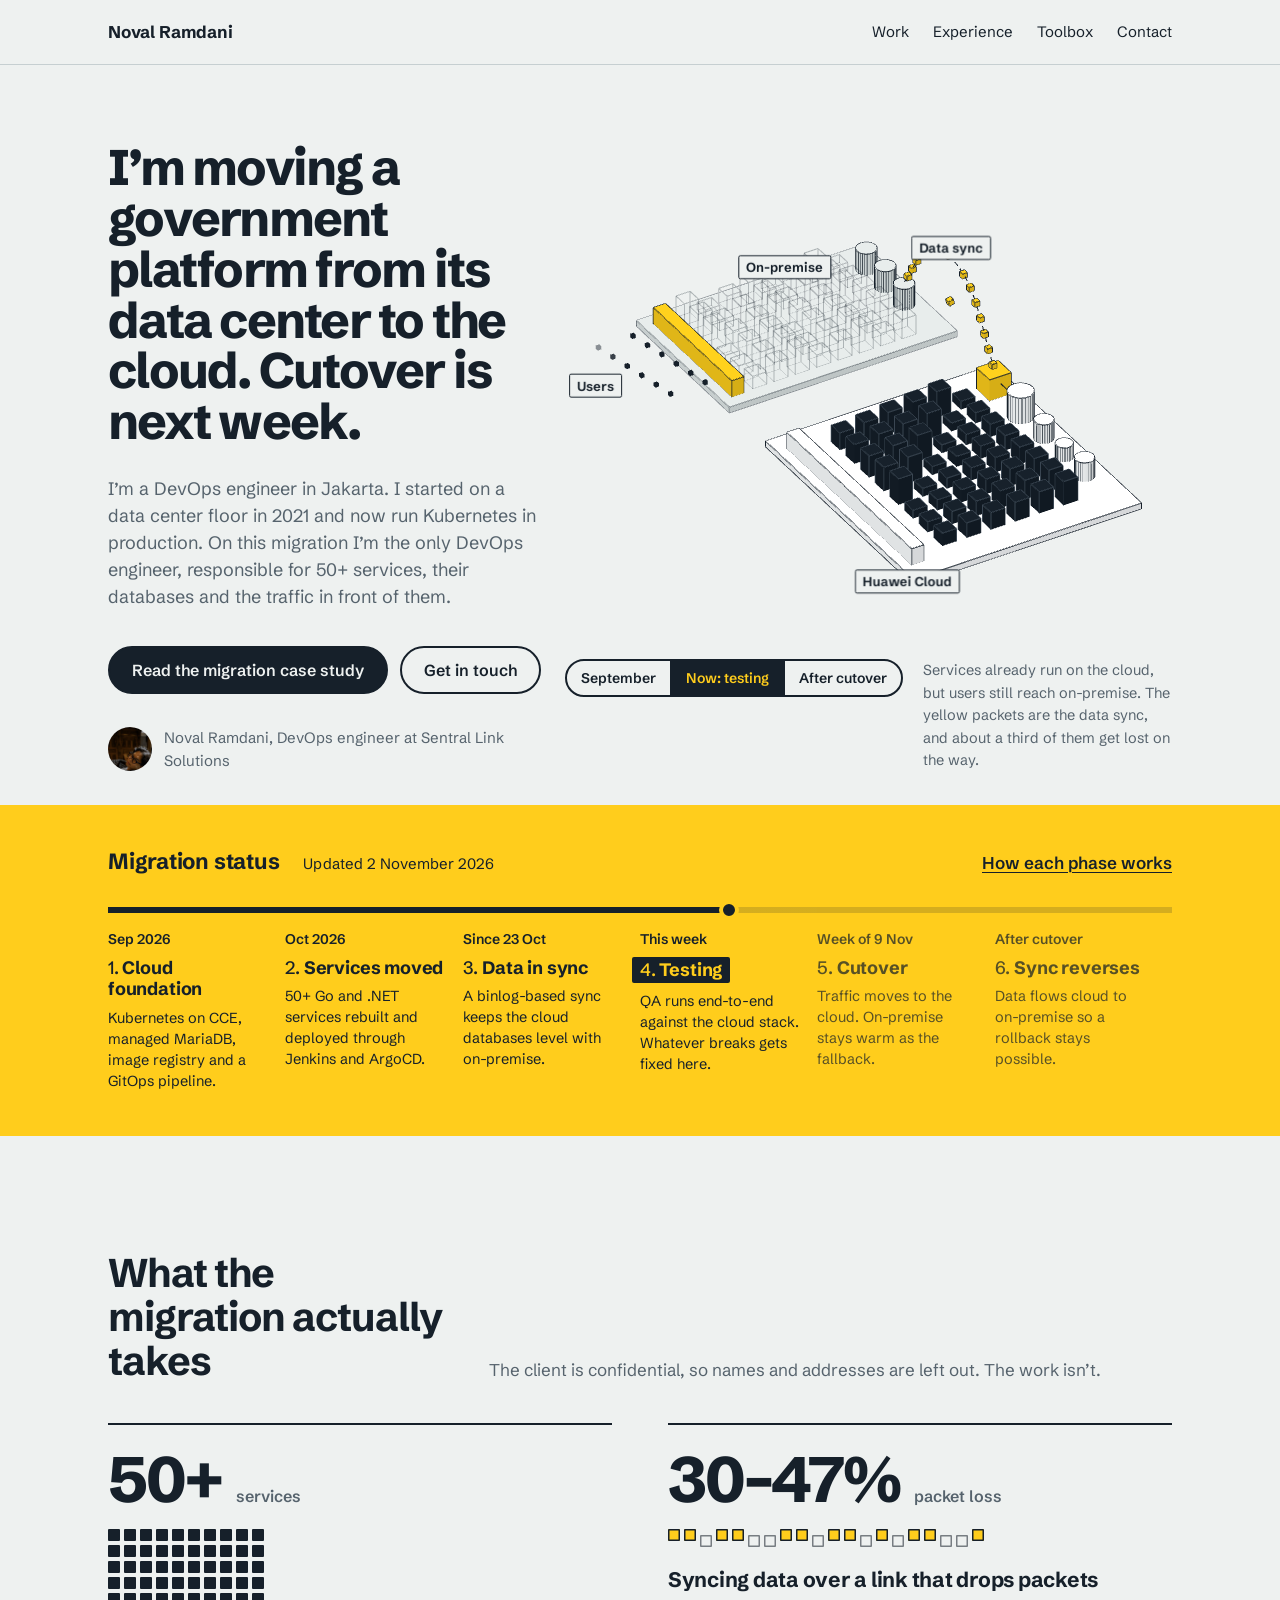
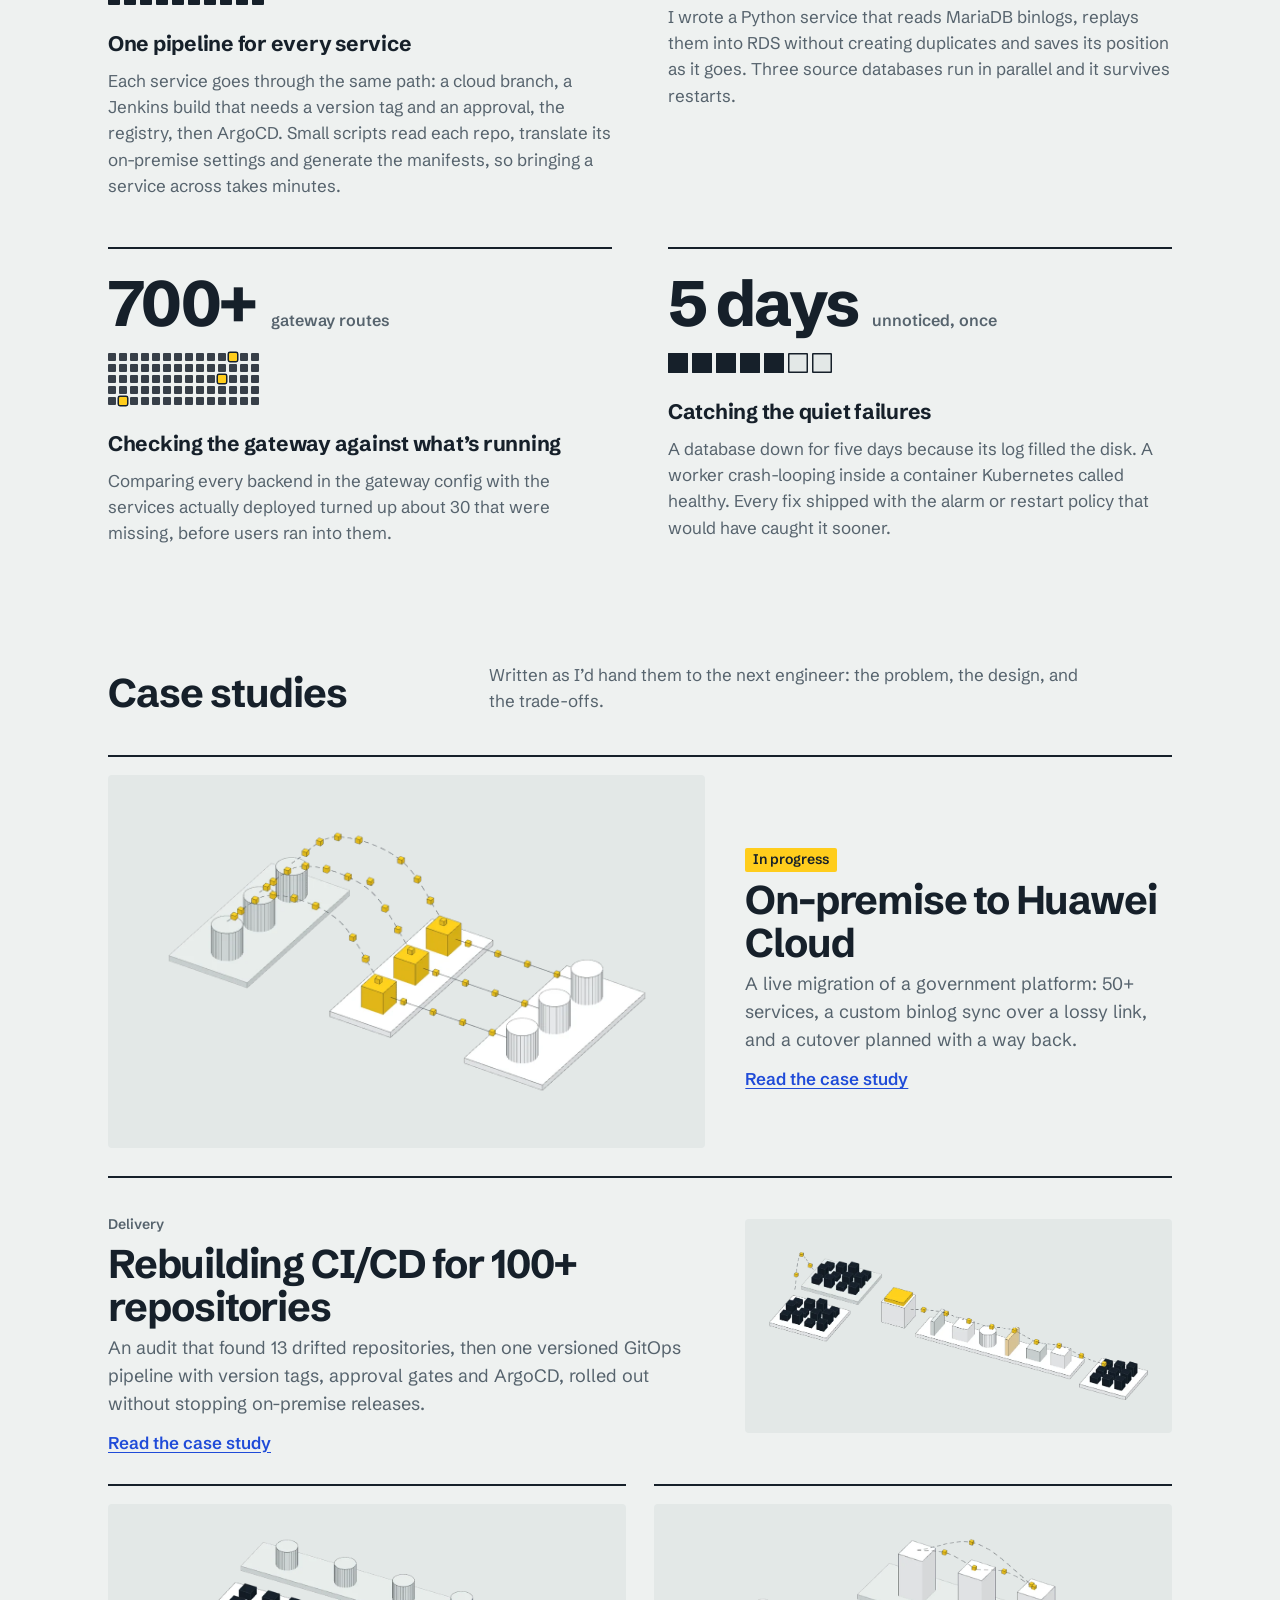
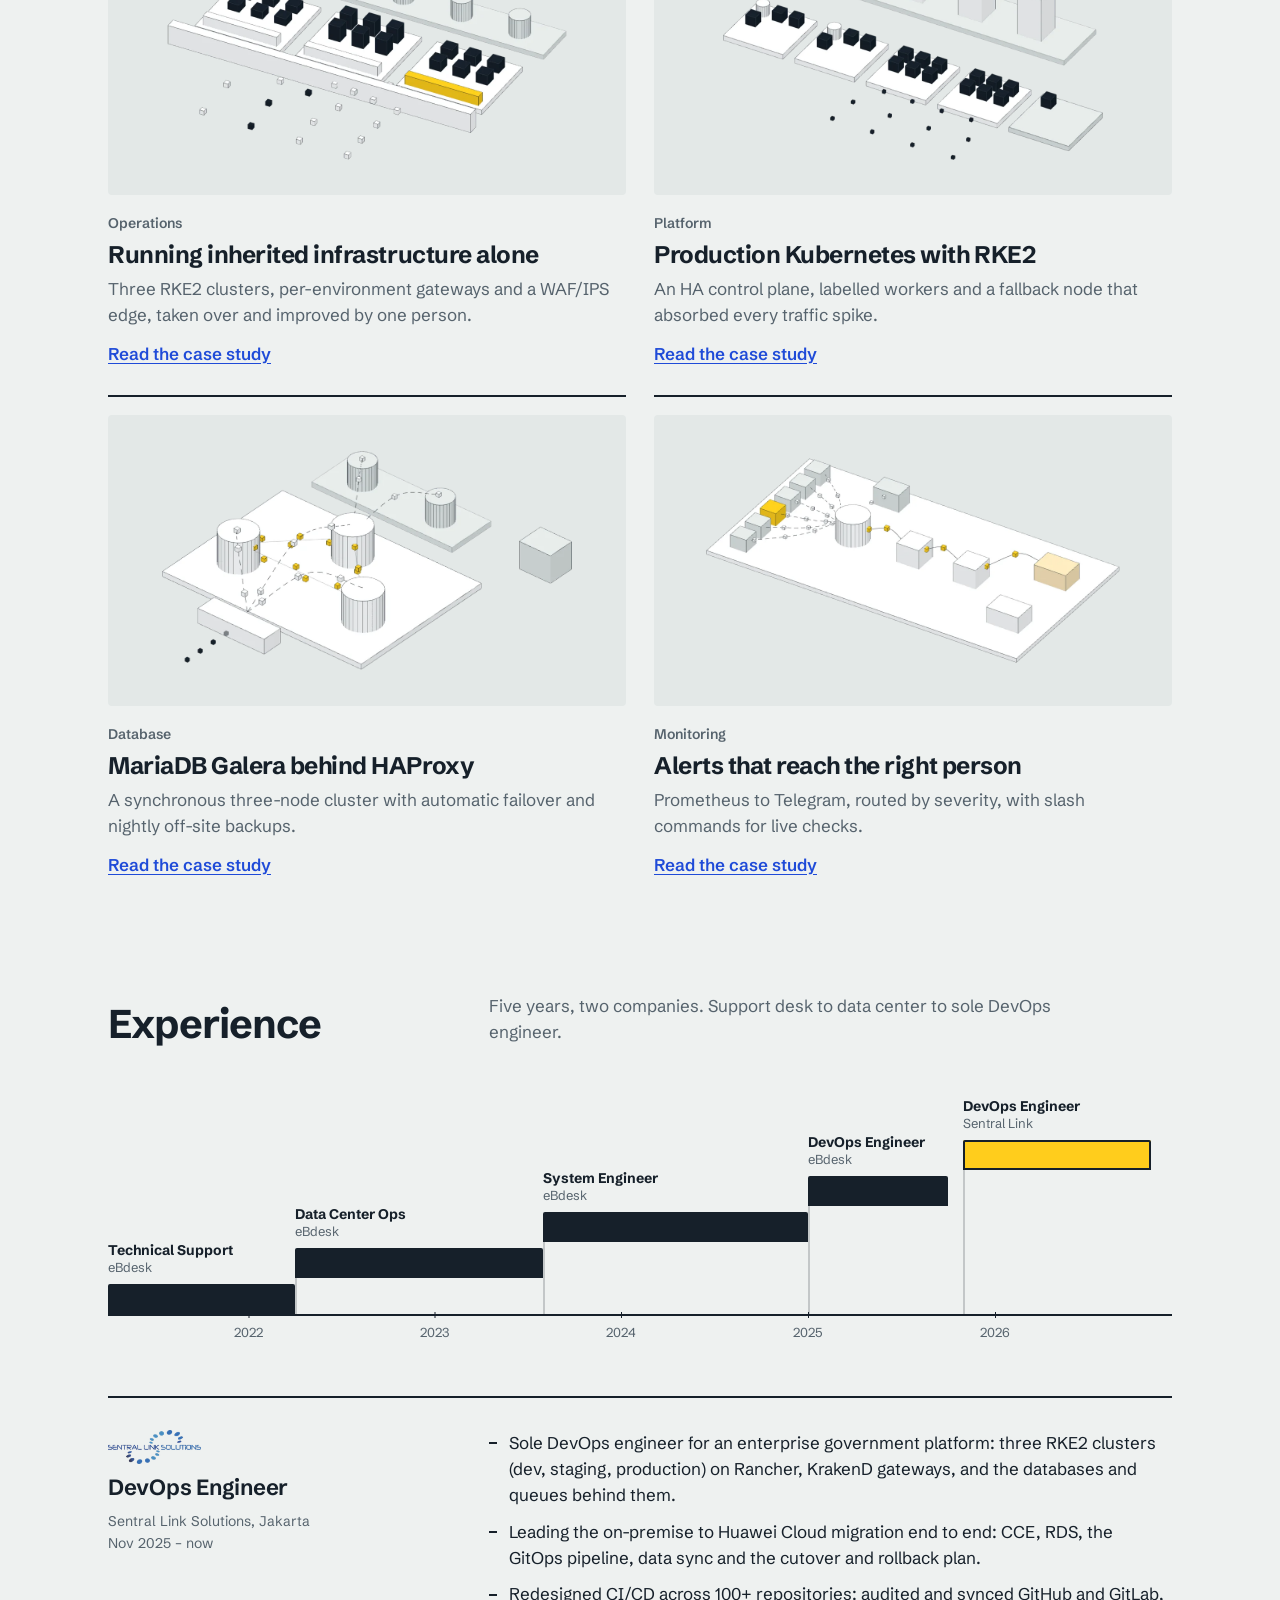
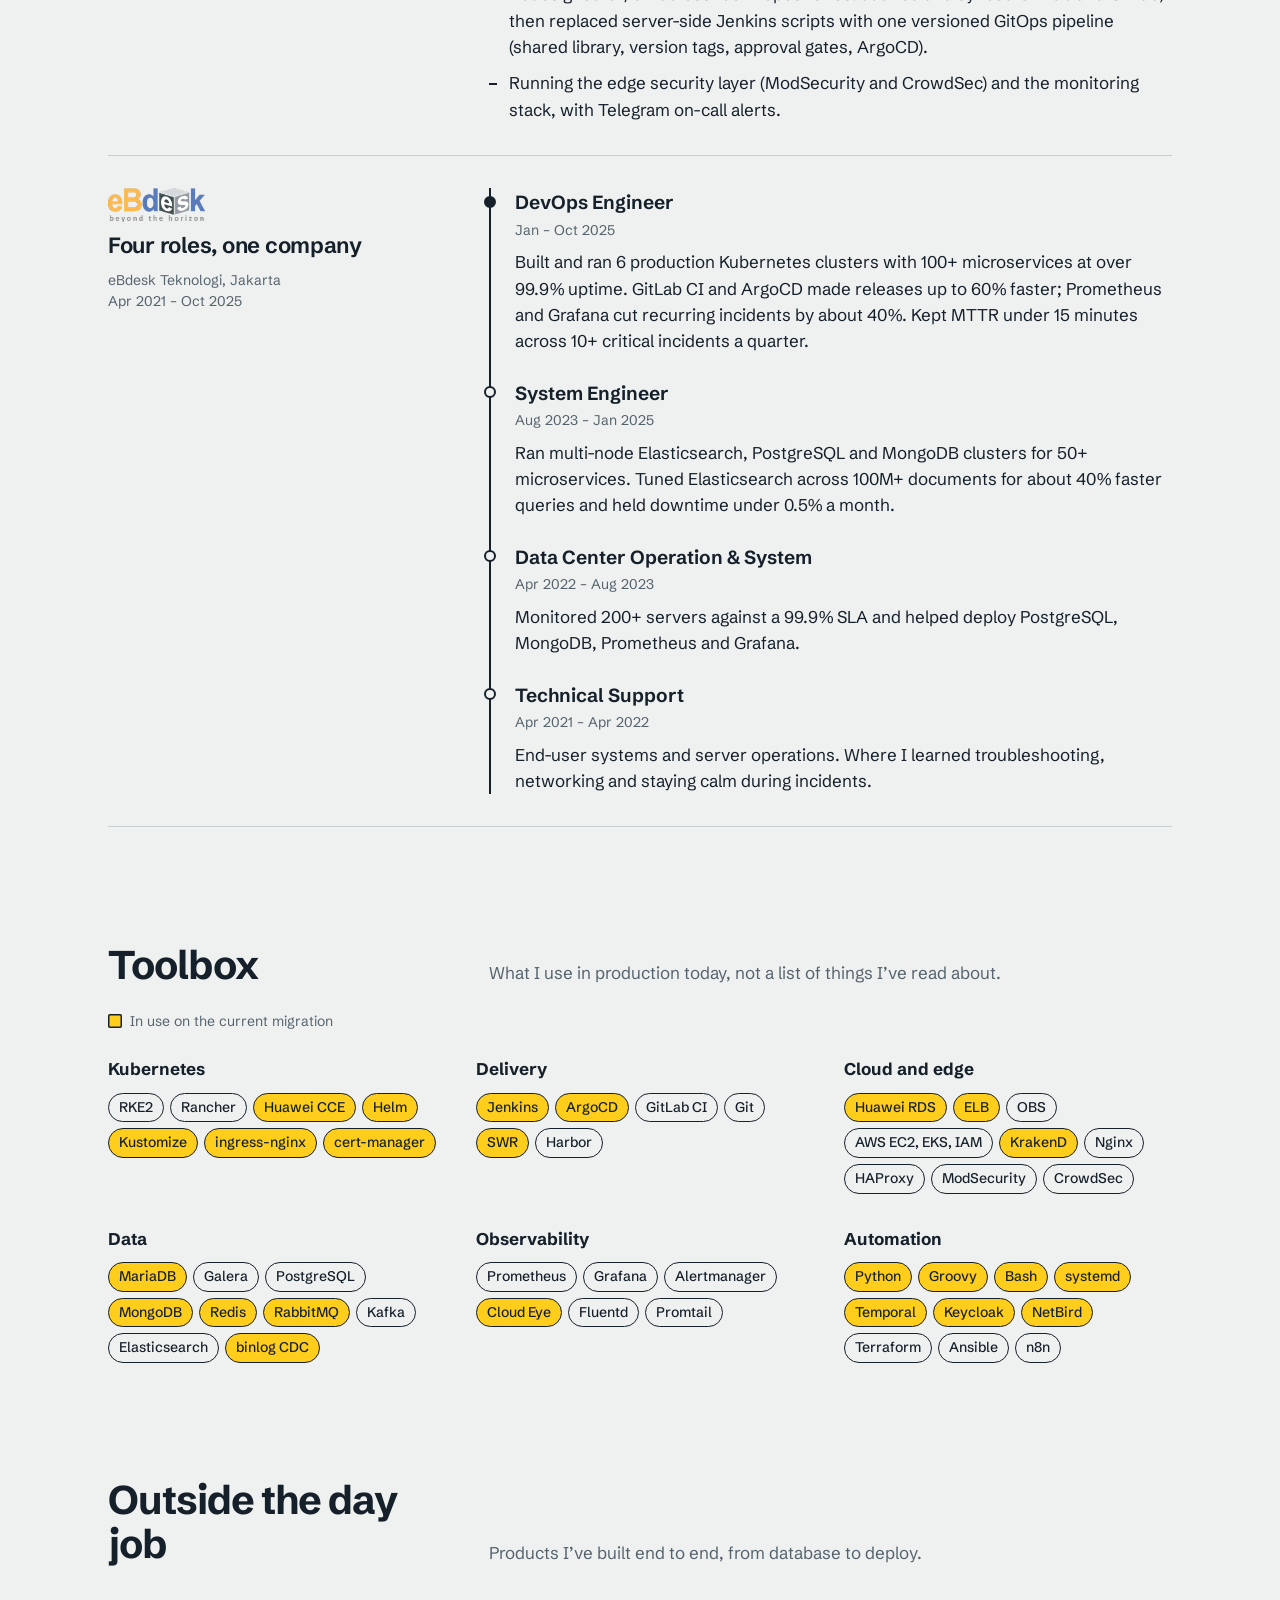
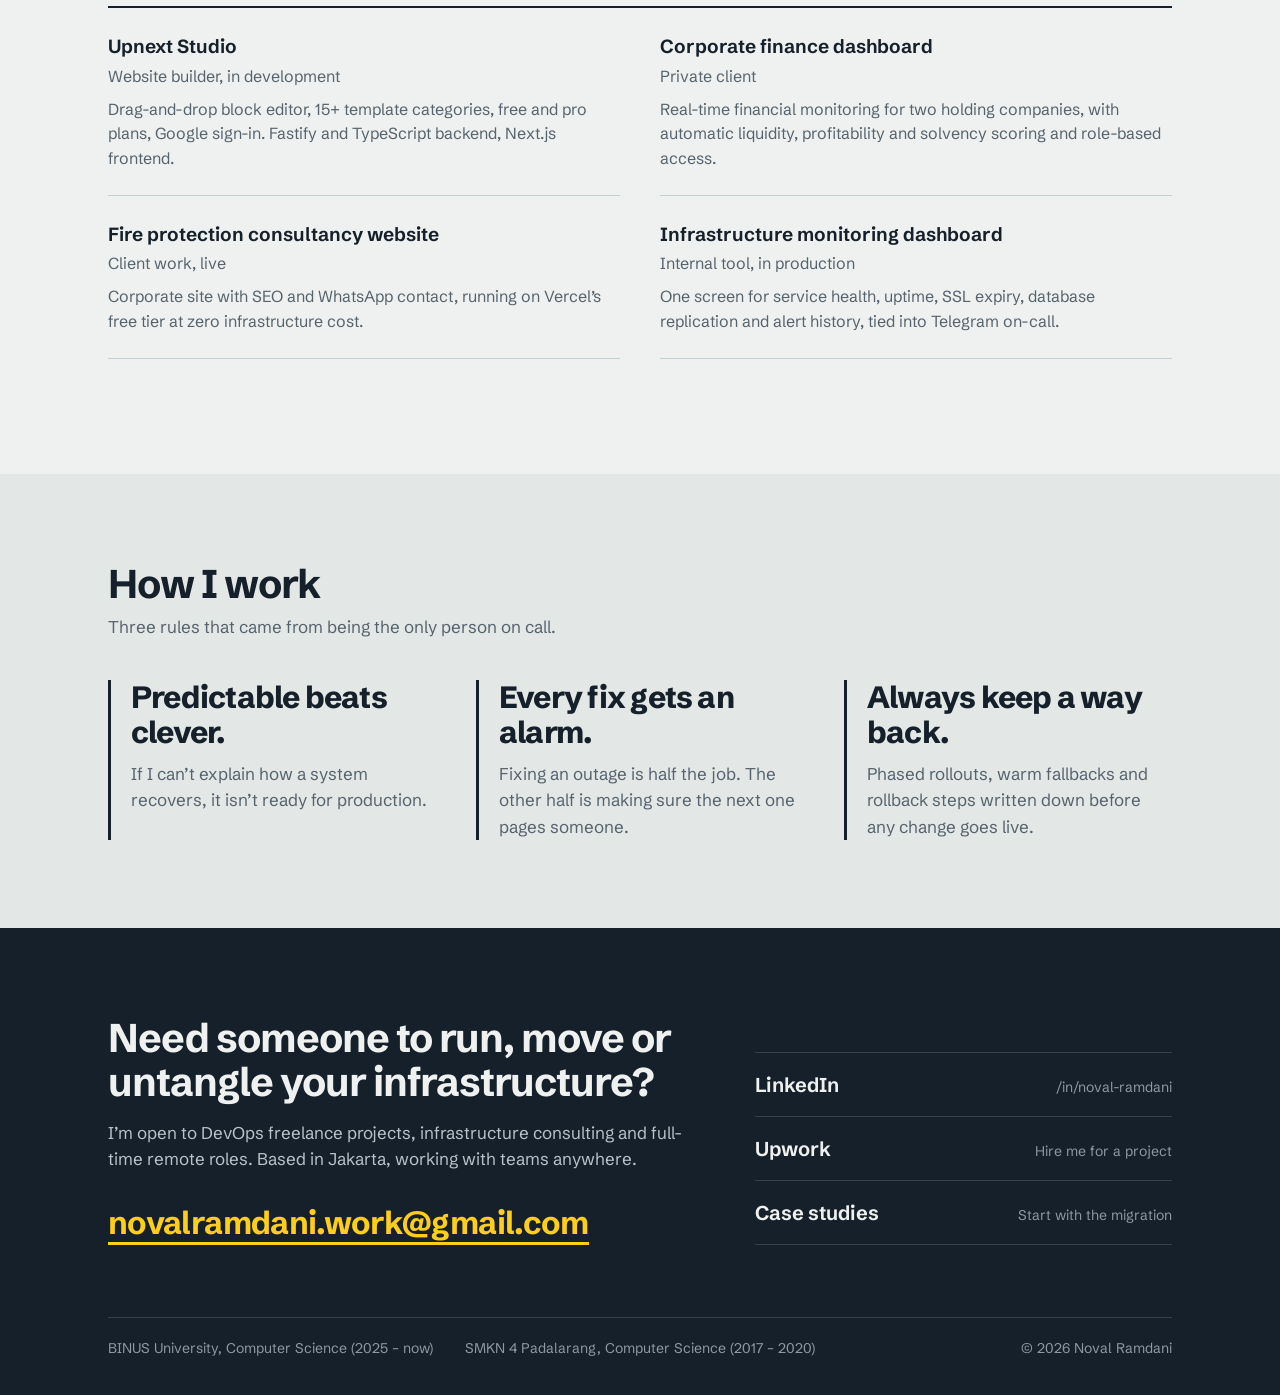
<file: index.html>
<!DOCTYPE html>
<html lang="en">
<head>
<meta charset="UTF-8">
<meta name="viewport" content="width=device-width, initial-scale=1.0">
<title>Noval Ramdani — DevOps engineer, Jakarta</title>
<meta name="description" content="DevOps engineer in Jakarta. Currently the sole DevOps engineer moving a national public-service platform from on-premise to Huawei Cloud. Kubernetes, GitOps, data migration, observability.">
<meta name="author" content="Noval Ramdani">
<meta name="theme-color" content="#eef1f0">

<meta property="og:type" content="website">
<meta property="og:url" content="https://noval-dev.vercel.app/">
<meta property="og:title" content="Noval Ramdani — DevOps engineer">
<meta property="og:description" content="Moving a national public-service platform from on-premise to Huawei Cloud: 50+ services, live data sync, cutover in November 2026.">
<meta property="og:image" content="https://noval-dev.vercel.app/og-image.png">
<meta property="og:image:width" content="1200">
<meta property="og:image:height" content="630">
<meta name="twitter:card" content="summary_large_image">
<meta name="twitter:title" content="Noval Ramdani — DevOps engineer">
<meta name="twitter:description" content="Moving a national public-service platform from on-premise to Huawei Cloud: 50+ services, live data sync, cutover in November 2026.">
<meta name="twitter:image" content="https://noval-dev.vercel.app/og-image.png">

<link rel="icon" href="data:image/svg+xml,<svg xmlns='http://www.w3.org/2000/svg' viewBox='0 0 32 32'><rect width='32' height='32' rx='6' fill='%23ffcd1c'/><path d='M8 23V9h3l6 9V9h3v14h-3l-6-9v9z' fill='%2316202a'/></svg>">
<link rel="preload" href="assets/fonts/schibsted-grotesk-latin-wght-normal.woff2" as="font" type="font/woff2" crossorigin>
<link rel="stylesheet" href="assets/site.css">
</head>
<body>
<a class="skip" href="#main">Skip to content</a>

<header class="site-head">
  <div class="wrap">
    <a class="site-name" href="index.html">Noval Ramdani</a>
    <nav class="site-nav" aria-label="Main">
      <a href="#work">Work</a>
      <a href="#experience">Experience</a>
      <a class="opt" href="#toolbox">Toolbox</a>
      <a href="#contact">Contact</a>
    </nav>
  </div>
</header>

<main id="main">

  <section class="hero hero-3d">
    <div class="wrap hero3d-grid">
      <div class="hero-copy">
        <h1 class="display">I’m moving a government platform from its data center to the cloud. Cutover is next week.</h1>
        <p class="lede">I’m a DevOps engineer in Jakarta. I started on a data center floor in 2021 and now run Kubernetes in production. On this migration I’m the only DevOps engineer, responsible for 50+ services, their databases and the traffic in front of them.</p>
        <div class="actions">
          <a class="btn btn-solid" href="case-huawei/index.html">Read the migration case study</a>
          <a class="btn" href="#contact">Get in touch</a>
        </div>
        <p class="byline"><img src="assets/noval.jpg" alt="" width="44" height="44">Noval Ramdani, DevOps engineer at Sentral Link Solutions</p>
      </div>
      <div class="stage" data-scene="migration" data-az="60">
        <div class="scene"></div>
        <div class="stage-bar">
          <div class="seg" role="group" aria-label="Show the migration at">
            <button type="button" data-state="sep" aria-pressed="false" data-note="Everything runs on-premise. The cloud side is an empty cluster waiting for services.">September</button>
            <button type="button" data-state="now" aria-pressed="true" data-note="Services already run on the cloud, but users still reach on-premise. The yellow packets are the data sync, and about a third of them get lost on the way.">Now: testing</button>
            <button type="button" data-state="after" aria-pressed="false" data-note="Users reach the cloud gateway. The sync runs backwards, so on-premise stays a working fallback.">After cutover</button>
          </div>
          <p class="stage-note" data-note-out aria-live="polite"></p>
        </div>
      </div>
    </div>
  </section>

  <!-- The change window. To update: move the "now" class (and the .marker span)
       to the current phase, mark finished phases "done", and edit the dates. -->
  <section class="band" aria-labelledby="status-title">
    <div class="wrap">
      <div class="band-head">
        <h2 id="status-title">Migration status</h2>
        <p>Updated 2 November 2026</p>
        <a href="case-huawei/index.html">How each phase works</a>
      </div>
      <ol class="phases">
        <li class="phase done">
          <span class="when">Sep 2026</span>
          <h3>Cloud foundation</h3>
          <p>Kubernetes on CCE, managed MariaDB, image registry and a GitOps pipeline.</p>
        </li>
        <li class="phase done">
          <span class="when">Oct 2026</span>
          <h3>Services moved</h3>
          <p>50+ Go and .NET services rebuilt and deployed through Jenkins and ArgoCD.</p>
        </li>
        <li class="phase done">
          <span class="when">Since 23 Oct</span>
          <h3>Data in sync</h3>
          <p>A binlog-based sync keeps the cloud databases level with on-premise.</p>
        </li>
        <li class="phase now" aria-current="step">
          <span class="marker" aria-hidden="true"></span>
          <span class="when">This week</span>
          <h3>Testing</h3>
          <p>QA runs end-to-end against the cloud stack. Whatever breaks gets fixed here.</p>
        </li>
        <li class="phase later">
          <span class="when">Week of 9 Nov</span>
          <h3>Cutover</h3>
          <p>Traffic moves to the cloud. On-premise stays warm as the fallback.</p>
        </li>
        <li class="phase later">
          <span class="when">After cutover</span>
          <h3>Sync reverses</h3>
          <p>Data flows cloud to on-premise so a rollback stays possible.</p>
        </li>
      </ol>
    </div>
  </section>

  <section class="section" aria-labelledby="inside-title">
    <div class="wrap">
      <div class="section-head">
        <h2 class="h2" id="inside-title">What the migration actually takes</h2>
        <p>The client is confidential, so names and addresses are left out. The work isn’t.</p>
      </div>
      <div class="fx-grid">
        <article class="fx">
          <p class="fx-num">50+<span>services</span></p>
          <span class="sq-row sq-50" aria-hidden="true"><i></i><i></i><i></i><i></i><i></i><i></i><i></i><i></i><i></i><i></i><i></i><i></i><i></i><i></i><i></i><i></i><i></i><i></i><i></i><i></i><i></i><i></i><i></i><i></i><i></i><i></i><i></i><i></i><i></i><i></i><i></i><i></i><i></i><i></i><i></i><i></i><i></i><i></i><i></i><i></i><i></i><i></i><i></i><i></i><i></i><i></i><i></i><i></i><i></i><i></i></span>
          <h3>One pipeline for every service</h3>
          <p>Each service goes through the same path: a cloud branch, a Jenkins build that needs a version tag and an approval, the registry, then ArgoCD. Small scripts read each repo, translate its on-premise settings and generate the manifests, so bringing a service across takes minutes.</p>
        </article>
        <article class="fx">
          <p class="fx-num">30–47%<span>packet loss</span></p>
          <span class="sq-row sq-loss" aria-hidden="true"><i></i><i></i><i class="m"></i><i></i><i></i><i class="m"></i><i class="m"></i><i></i><i></i><i class="m"></i><i></i><i></i><i class="m"></i><i></i><i class="m"></i><i></i><i></i><i class="m"></i><i class="m"></i><i></i></span>
          <h3>Syncing data over a link that drops packets</h3>
          <p>I wrote a Python service that reads MariaDB binlogs, replays them into RDS without creating duplicates and saves its position as it goes. Three source databases run in parallel and it survives restarts.</p>
        </article>
        <article class="fx">
          <p class="fx-num">700+<span>gateway routes</span></p>
          <span class="sq-row sq-routes" aria-hidden="true"><i></i><i></i><i></i><i></i><i></i><i></i><i></i><i></i><i></i><i></i><i></i><i class="m"></i><i></i><i></i><i></i><i></i><i></i><i></i><i></i><i></i><i></i><i></i><i></i><i></i><i></i><i></i><i></i><i></i><i></i><i></i><i></i><i></i><i></i><i></i><i></i><i></i><i></i><i></i><i class="m"></i><i></i><i></i><i></i><i></i><i></i><i></i><i></i><i></i><i></i><i></i><i></i><i></i><i></i><i></i><i></i><i></i><i></i><i></i><i class="m"></i><i></i><i></i><i></i><i></i><i></i><i></i><i></i><i></i><i></i><i></i><i></i><i></i></span>
          <h3>Checking the gateway against what’s running</h3>
          <p>Comparing every backend in the gateway config with the services actually deployed turned up about 30 that were missing, before users ran into them.</p>
        </article>
        <article class="fx">
          <p class="fx-num">5 days<span>unnoticed, once</span></p>
          <span class="sq-row sq-days" aria-hidden="true"><i class="d"></i><i class="d"></i><i class="d"></i><i class="d"></i><i class="d"></i><i></i><i></i></span>
          <h3>Catching the quiet failures</h3>
          <p>A database down for five days because its log filled the disk. A worker crash-looping inside a container Kubernetes called healthy. Every fix shipped with the alarm or restart policy that would have caught it sooner.</p>
        </article>
      </div>
    </div>
  </section>

  <section class="section" id="work" aria-labelledby="work-title">
    <div class="wrap">
      <div class="section-head">
        <h2 class="h2" id="work-title">Case studies</h2>
        <p>Written as I’d hand them to the next engineer: the problem, the design, and the trade-offs.</p>
      </div>
      <div class="case-grid">
        <a class="ccard ccard-feature" href="case-huawei/index.html">
          <span class="ccard-art"><img src="assets/thumbs/sync.webp" alt="" decoding="async"></span>
          <span class="ccard-body">
            <span class="ccard-tag live">In progress</span>
            <span class="ccard-title">On-premise to Huawei Cloud</span>
            <span class="ccard-desc">A live migration of a government platform: 50+ services, a custom binlog sync over a lossy link, and a cutover planned with a way back.</span>
            <span class="ccard-more">Read the case study</span>
          </span>
        </a>
        <a class="ccard ccard-feature ccard-flip" href="case-cicd/index.html">
          <span class="ccard-art"><img src="assets/thumbs/cicd.webp" alt="" decoding="async"></span>
          <span class="ccard-body">
            <span class="ccard-tag">Delivery</span>
            <span class="ccard-title">Rebuilding CI/CD for 100+ repositories</span>
            <span class="ccard-desc">An audit that found 13 drifted repositories, then one versioned GitOps pipeline with version tags, approval gates and ArgoCD, rolled out without stopping on-premise releases.</span>
            <span class="ccard-more">Read the case study</span>
          </span>
        </a>
        <a class="ccard" href="case-ops/index.html">
          <span class="ccard-art"><img src="assets/thumbs/ops.webp" alt="" decoding="async"></span>
          <span class="ccard-body">
            <span class="ccard-tag">Operations</span>
            <span class="ccard-title">Running inherited infrastructure alone</span>
            <span class="ccard-desc">Three RKE2 clusters, per-environment gateways and a WAF/IPS edge, taken over and improved by one person.</span>
            <span class="ccard-more">Read the case study</span>
          </span>
        </a>
        <a class="ccard" href="case-k8s/index.html">
          <span class="ccard-art"><img src="assets/thumbs/k8s.webp" alt="" decoding="async"></span>
          <span class="ccard-body">
            <span class="ccard-tag">Platform</span>
            <span class="ccard-title">Production Kubernetes with RKE2</span>
            <span class="ccard-desc">An HA control plane, labelled workers and a fallback node that absorbed every traffic spike.</span>
            <span class="ccard-more">Read the case study</span>
          </span>
        </a>
        <a class="ccard" href="case-galera/index.html">
          <span class="ccard-art"><img src="assets/thumbs/galera.webp" alt="" decoding="async"></span>
          <span class="ccard-body">
            <span class="ccard-tag">Database</span>
            <span class="ccard-title">MariaDB Galera behind HAProxy</span>
            <span class="ccard-desc">A synchronous three-node cluster with automatic failover and nightly off-site backups.</span>
            <span class="ccard-more">Read the case study</span>
          </span>
        </a>
        <a class="ccard" href="case-monitoring/index.html">
          <span class="ccard-art"><img src="assets/thumbs/monitoring.webp" alt="" decoding="async"></span>
          <span class="ccard-body">
            <span class="ccard-tag">Monitoring</span>
            <span class="ccard-title">Alerts that reach the right person</span>
            <span class="ccard-desc">Prometheus to Telegram, routed by severity, with slash commands for live checks.</span>
            <span class="ccard-more">Read the case study</span>
          </span>
        </a>
      </div>
    </div>
  </section>

  <section class="section" id="experience" aria-labelledby="exp-title">
    <div class="wrap">
      <div class="section-head">
        <h2 class="h2" id="exp-title">Experience</h2>
        <p>Five years, two companies. Support desk to data center to sole DevOps engineer.</p>
      </div>
      <div class="career-wrap" tabindex="0" aria-label="Career timeline, scrolls sideways on small screens"><div class="career" role="img" aria-label="Career from 2021 to now: Technical Support, Data Center Operations, System Engineer and DevOps Engineer at eBdesk, then DevOps Engineer at Sentral Link Solutions."><div class="cstep" style="left:0.00%;width:17.54%;--lvl:0"><span><b>Technical Support</b>eBdesk</span></div><div class="cstep" style="left:17.54%;width:23.33%;--lvl:1"><span><b>Data Center Ops</b>eBdesk</span></div><div class="cstep" style="left:40.88%;width:24.91%;--lvl:2"><span><b>System Engineer</b>eBdesk</span></div><div class="cstep" style="left:65.79%;width:13.16%;--lvl:3"><span><b>DevOps Engineer</b>eBdesk</span></div><div class="cstep now" style="left:80.35%;width:17.72%;--lvl:4"><span><b>DevOps Engineer</b>Sentral Link</span></div><div class="cyears"><span style="left:13.16%">2022</span><span style="left:30.70%">2023</span><span style="left:48.25%">2024</span><span style="left:65.79%">2025</span><span style="left:83.33%">2026</span></div></div></div>
      <div class="jobs">
        <article class="job">
          <div class="job-org">
            <img src="assets/sentral-link.png" alt="Sentral Link Solutions" height="28">
            <h3 class="h3">DevOps Engineer</h3>
            <span class="small">Sentral Link Solutions, Jakarta<br>Nov 2025 – now</span>
          </div>
          <ul>
            <li>Sole DevOps engineer for an enterprise government platform: three RKE2 clusters (dev, staging, production) on Rancher, KrakenD gateways, and the databases and queues behind them.</li>
            <li>Leading the on-premise to Huawei Cloud migration end to end: CCE, RDS, the GitOps pipeline, data sync and the cutover and rollback plan.</li>
            <li>Redesigned CI/CD across 100+ repositories: audited and synced GitHub and GitLab, then replaced server-side Jenkins scripts with one versioned GitOps pipeline (shared library, version tags, approval gates, ArgoCD).</li>
            <li>Running the edge security layer (ModSecurity and CrowdSec) and the monitoring stack, with Telegram on-call alerts.</li>
          </ul>
        </article>
        <article class="job">
          <div class="job-org">
            <img src="assets/ebdesk.png" alt="eBdesk Teknologi" height="28">
            <h3 class="h3">Four roles, one company</h3>
            <span class="small">eBdesk Teknologi, Jakarta<br>Apr 2021 – Oct 2025</span>
          </div>
          <ol class="roles">
            <li class="role">
              <h3>DevOps Engineer</h3>
              <p class="small">Jan – Oct 2025</p>
              <p>Built and ran 6 production Kubernetes clusters with 100+ microservices at over 99.9% uptime. GitLab CI and ArgoCD made releases up to 60% faster; Prometheus and Grafana cut recurring incidents by about 40%. Kept MTTR under 15 minutes across 10+ critical incidents a quarter.</p>
            </li>
            <li class="role">
              <h3>System Engineer</h3>
              <p class="small">Aug 2023 – Jan 2025</p>
              <p>Ran multi-node Elasticsearch, PostgreSQL and MongoDB clusters for 50+ microservices. Tuned Elasticsearch across 100M+ documents for about 40% faster queries and held downtime under 0.5% a month.</p>
            </li>
            <li class="role">
              <h3>Data Center Operation &amp; System</h3>
              <p class="small">Apr 2022 – Aug 2023</p>
              <p>Monitored 200+ servers against a 99.9% SLA and helped deploy PostgreSQL, MongoDB, Prometheus and Grafana.</p>
            </li>
            <li class="role">
              <h3>Technical Support</h3>
              <p class="small">Apr 2021 – Apr 2022</p>
              <p>End-user systems and server operations. Where I learned troubleshooting, networking and staying calm during incidents.</p>
            </li>
          </ol>
        </article>
      </div>
    </div>
  </section>

  <section class="section" id="toolbox" aria-labelledby="tool-title">
    <div class="wrap">
      <div class="section-head">
        <h2 class="h2" id="tool-title">Toolbox</h2>
        <p>What I use in production today, not a list of things I’ve read about.</p>
      </div>
      <p class="legend"><i></i>In use on the current migration</p><div class="tool-grid"><div><h3>Kubernetes</h3><ul class="chips"><li>RKE2</li><li>Rancher</li><li class="now">Huawei CCE</li><li class="now">Helm</li><li class="now">Kustomize</li><li class="now">ingress-nginx</li><li class="now">cert-manager</li></ul></div><div><h3>Delivery</h3><ul class="chips"><li class="now">Jenkins</li><li class="now">ArgoCD</li><li>GitLab CI</li><li>Git</li><li class="now">SWR</li><li>Harbor</li></ul></div><div><h3>Cloud and edge</h3><ul class="chips"><li class="now">Huawei RDS</li><li class="now">ELB</li><li>OBS</li><li>AWS EC2, EKS, IAM</li><li class="now">KrakenD</li><li>Nginx</li><li>HAProxy</li><li>ModSecurity</li><li>CrowdSec</li></ul></div><div><h3>Data</h3><ul class="chips"><li class="now">MariaDB</li><li>Galera</li><li>PostgreSQL</li><li class="now">MongoDB</li><li class="now">Redis</li><li class="now">RabbitMQ</li><li>Kafka</li><li>Elasticsearch</li><li class="now">binlog CDC</li></ul></div><div><h3>Observability</h3><ul class="chips"><li>Prometheus</li><li>Grafana</li><li>Alertmanager</li><li class="now">Cloud Eye</li><li>Fluentd</li><li>Promtail</li></ul></div><div><h3>Automation</h3><ul class="chips"><li class="now">Python</li><li class="now">Groovy</li><li class="now">Bash</li><li class="now">systemd</li><li class="now">Temporal</li><li class="now">Keycloak</li><li class="now">NetBird</li><li>Terraform</li><li>Ansible</li><li>n8n</li></ul></div></div>
    </div>
  </section>

  <section class="section" aria-labelledby="side-title">
    <div class="wrap">
      <div class="section-head">
        <h2 class="h2" id="side-title">Outside the day job</h2>
        <p>Products I’ve built end to end, from database to deploy.</p>
      </div>
      <div class="side">
        <article>
          <h3>Upnext Studio</h3>
          <p class="small">Website builder, in development</p>
          <p>Drag-and-drop block editor, 15+ template categories, free and pro plans, Google sign-in. Fastify and TypeScript backend, Next.js frontend.</p>
        </article>
        <article>
          <h3>Corporate finance dashboard</h3>
          <p class="small">Private client</p>
          <p>Real-time financial monitoring for two holding companies, with automatic liquidity, profitability and solvency scoring and role-based access.</p>
        </article>
        <article>
          <h3>Fire protection consultancy website</h3>
          <p class="small">Client work, live</p>
          <p>Corporate site with SEO and WhatsApp contact, running on Vercel’s free tier at zero infrastructure cost.</p>
        </article>
        <article>
          <h3>Infrastructure monitoring dashboard</h3>
          <p class="small">Internal tool, in production</p>
          <p>One screen for service health, uptime, SSL expiry, database replication and alert history, tied into Telegram on-call.</p>
        </article>
      </div>
    </div>
  </section>

  <section class="how" aria-labelledby="how-title">
    <div class="wrap">
      <h2 class="h2" id="how-title">How I work</h2>
      <p class="how-sub">Three rules that came from being the only person on call.</p>
      <div class="rules">
        <div><h3>Predictable beats clever.</h3><p>If I can’t explain how a system recovers, it isn’t ready for production.</p></div>
        <div><h3>Every fix gets an alarm.</h3><p>Fixing an outage is half the job. The other half is making sure the next one pages someone.</p></div>
        <div><h3>Always keep a way back.</h3><p>Phased rollouts, warm fallbacks and rollback steps written down before any change goes live.</p></div>
      </div>
    </div>
  </section>

  <section class="cs-contact" id="contact" aria-labelledby="contact-title">
    <div class="wrap">
      <div class="cs-contact-grid">
        <div>
          <h2 class="h2" id="contact-title">Need someone to run, move or untangle your infrastructure?</h2>
          <p>I’m open to DevOps freelance projects, infrastructure consulting and full-time remote roles. Based in Jakarta, working with teams anywhere.</p>
          <a class="contact-mail" href="mailto:novalramdani.work@gmail.com?subject=Hi%20Noval">novalramdani.work@gmail.com</a>
        </div>
        <ul class="cs-links">
          <li><a href="https://linkedin.com/in/noval-ramdani" target="_blank" rel="noopener"><b>LinkedIn</b><span>/in/noval-ramdani</span></a></li>
          <li><a href="https://www.upwork.com/freelancers/~01270d3c2bfab0e216?mp_source=share" target="_blank" rel="noopener"><b>Upwork</b><span>Hire me for a project</span></a></li>
          <li><a href="case-huawei/index.html"><b>Case studies</b><span>Start with the migration</span></a></li>
        </ul>
      </div>
      <div class="foot">
        <div class="edu">
          <span>BINUS University, Computer Science (2025 – now)</span>
          <span>SMKN 4 Padalarang, Computer Science (2017 – 2020)</span>
        </div>
        <span>© <span id="yr">2026</span> Noval Ramdani</span>
      </div>
    </div>
  </section>

</main>
<script>document.getElementById('yr').textContent = new Date().getFullYear();
var cw = document.querySelector('.career-wrap'); if (cw) cw.scrollLeft = cw.scrollWidth;</script>
<script src="assets/scenes.js" defer></script>
</body>
</html>
</file>
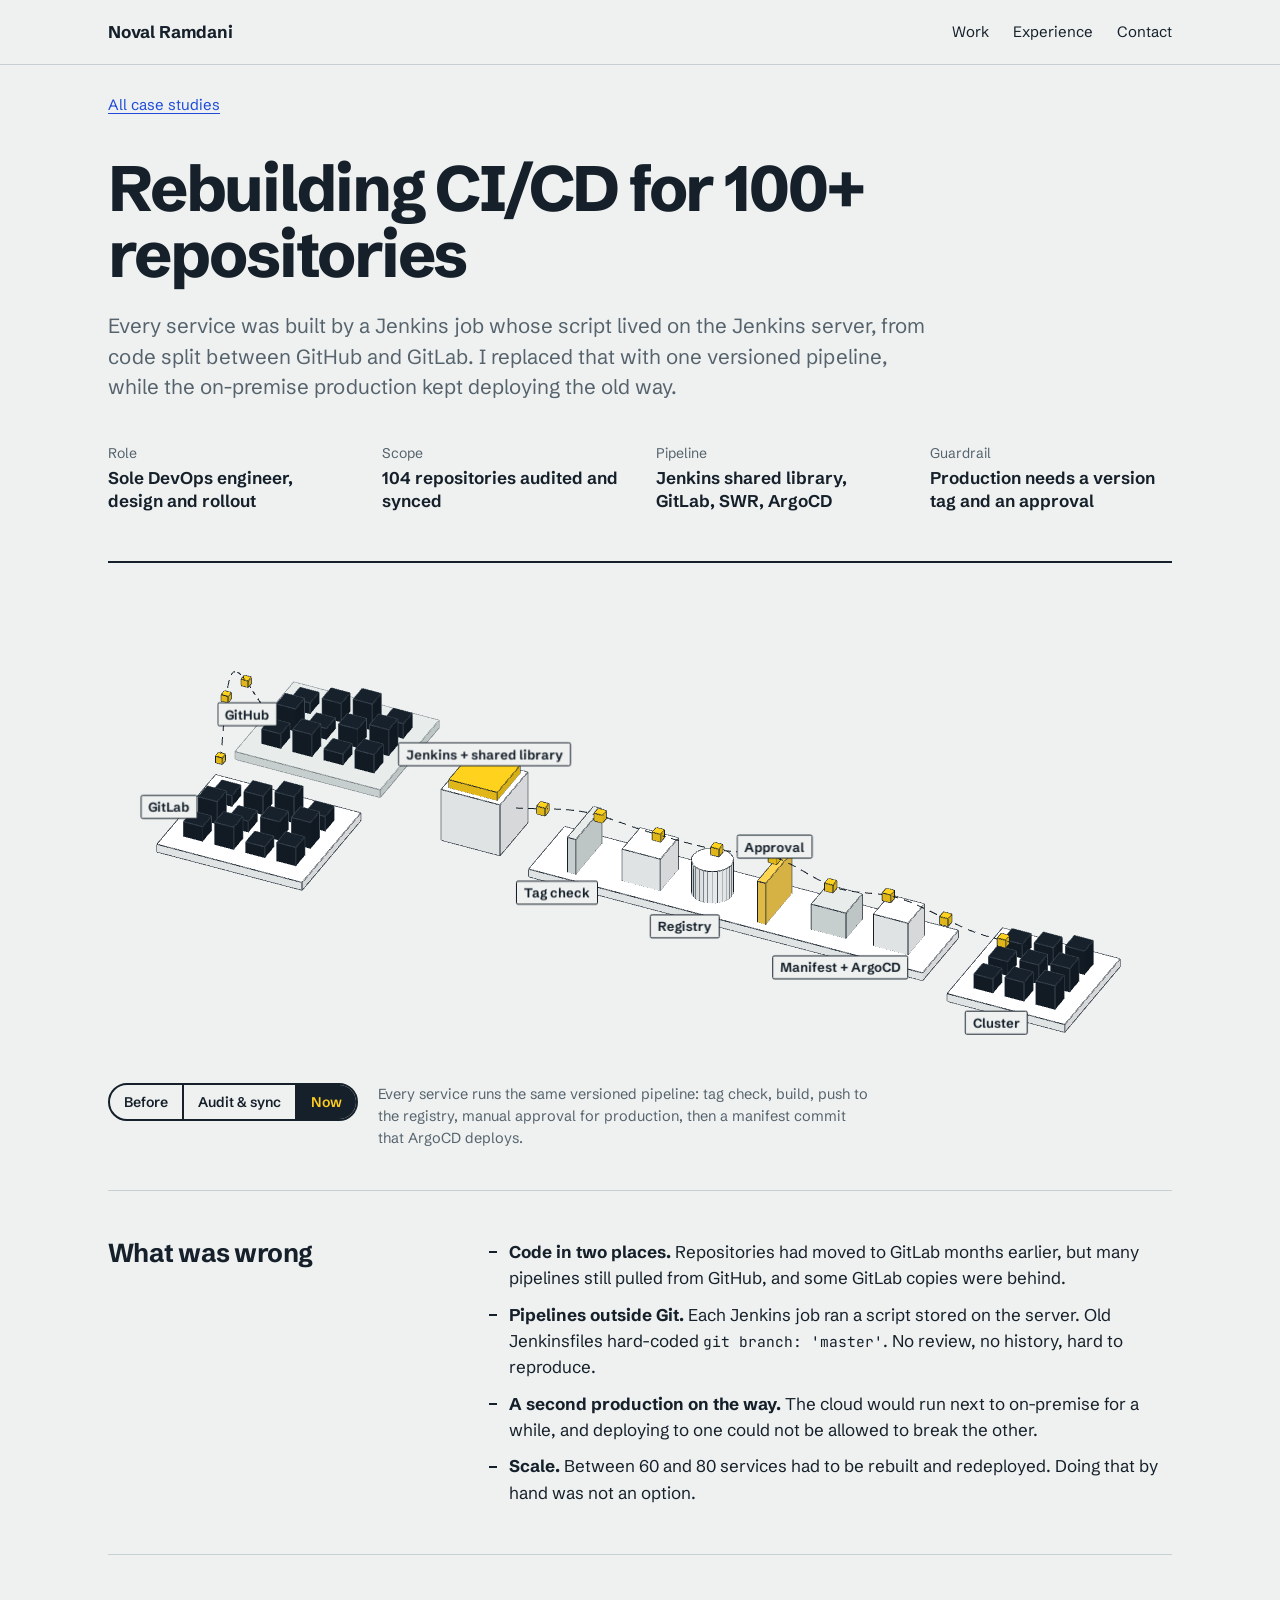
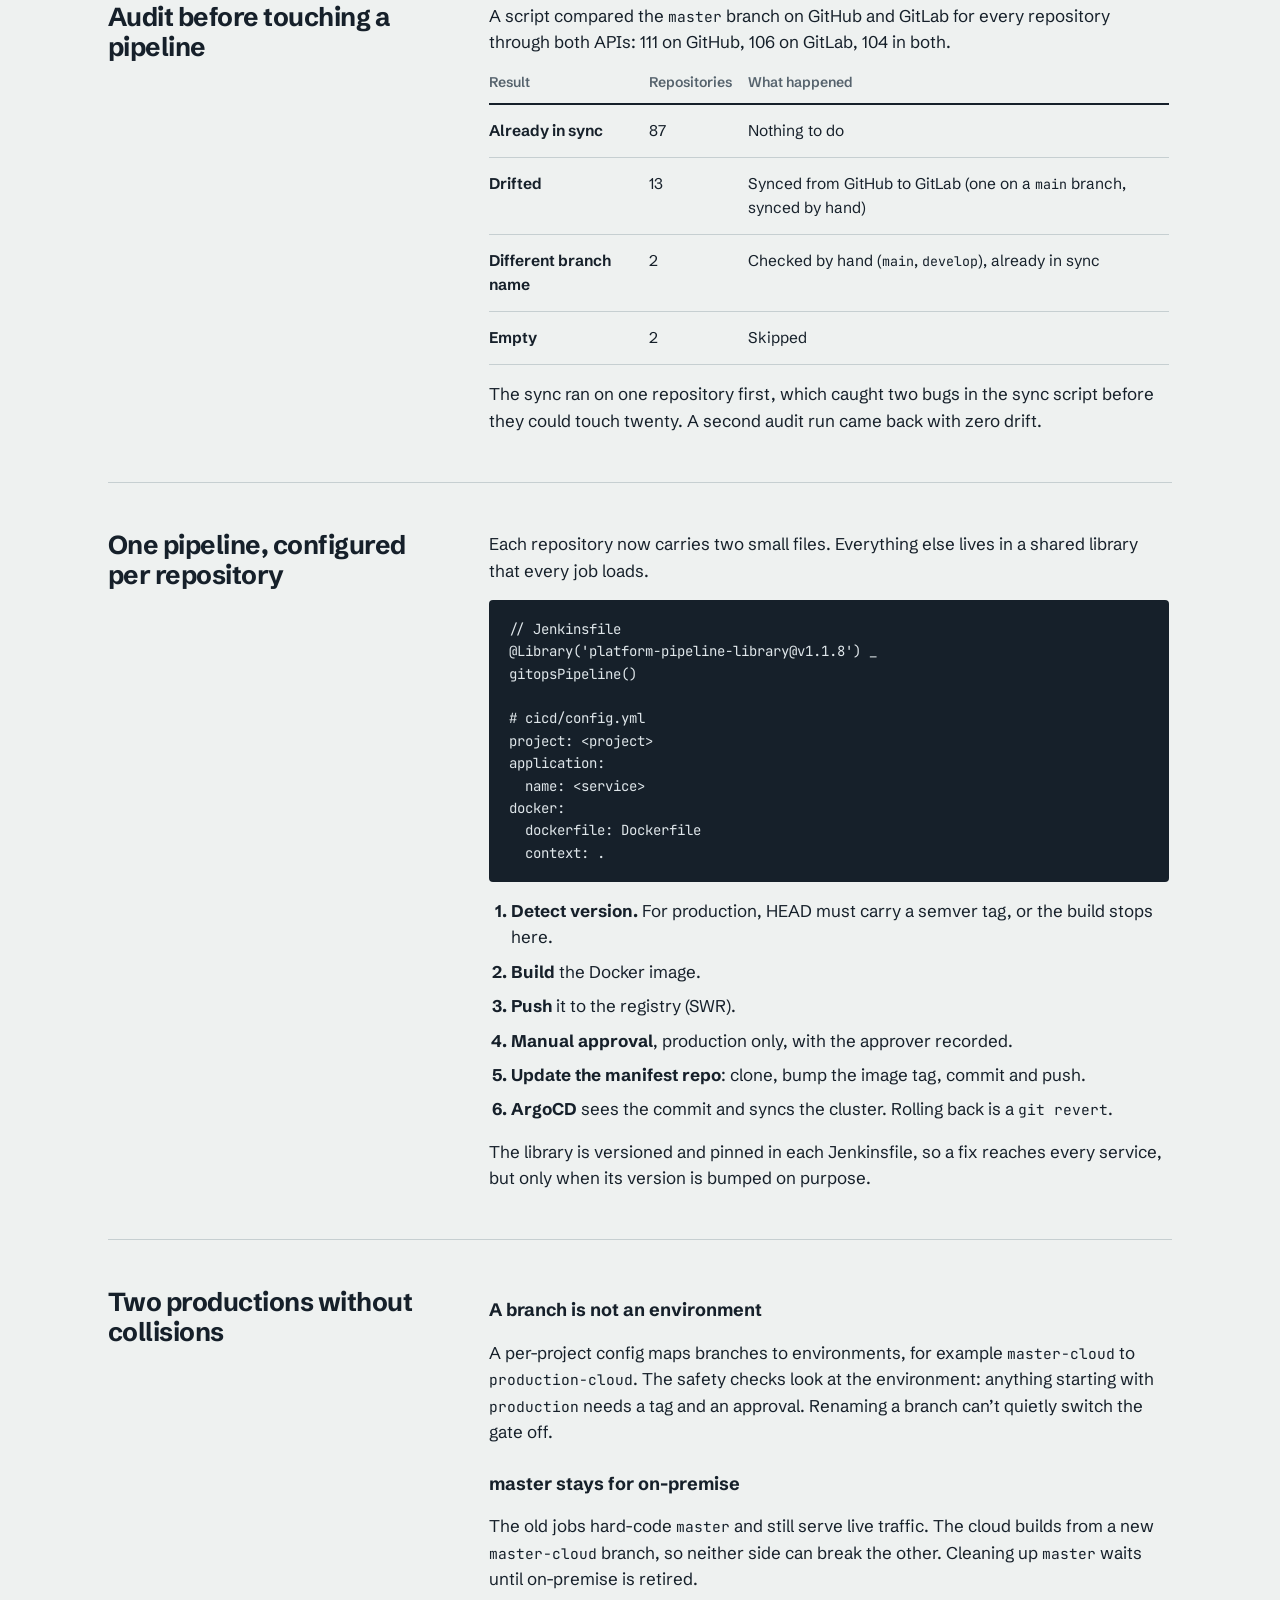
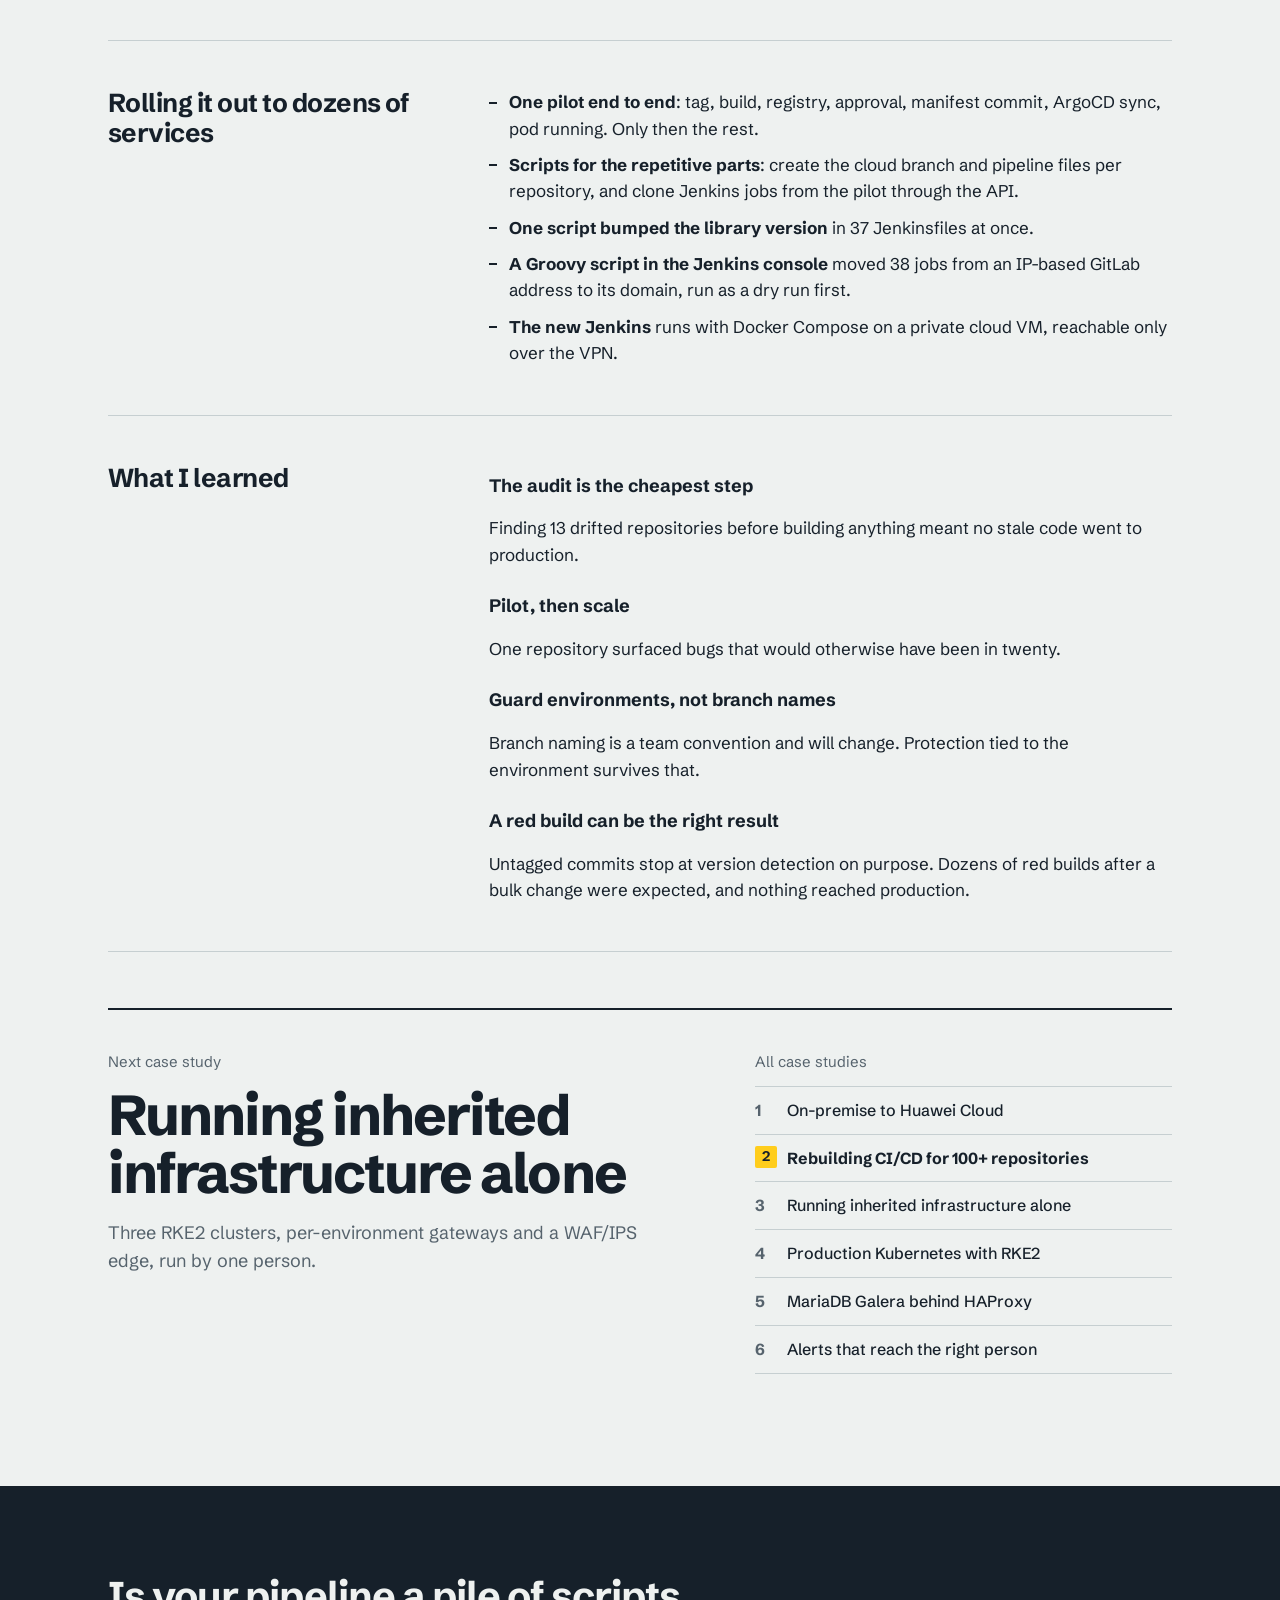
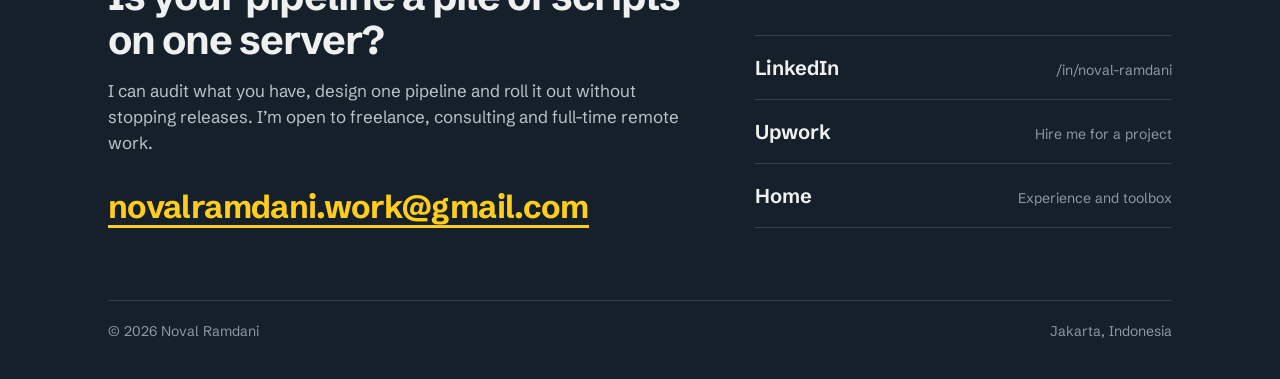
<file: case-cicd/index.html>
<!DOCTYPE html>
<html lang="en">
<head>
<meta charset="UTF-8">
<meta name="viewport" content="width=device-width, initial-scale=1.0">
<title>Rebuilding CI/CD for 100+ repositories — Noval Ramdani</title>
<meta name="description" content="Replacing server-side Jenkins scripts and drifted GitHub/GitLab copies with one versioned GitOps pipeline, while on-premise production kept deploying the old way.">
<meta property="og:type" content="article">
<meta property="og:url" content="https://noval-dev.vercel.app/case-cicd/">
<meta property="og:title" content="Rebuilding CI/CD for 100+ repositories — case study by Noval Ramdani">
<meta property="og:description" content="Replacing server-side Jenkins scripts and drifted GitHub/GitLab copies with one versioned GitOps pipeline, while on-premise production kept deploying the old way.">
<meta property="og:image" content="https://noval-dev.vercel.app/og-image.png">
<meta name="twitter:card" content="summary_large_image">
<meta name="theme-color" content="#eef1f0">
<link rel="icon" href="data:image/svg+xml,<svg xmlns='http://www.w3.org/2000/svg' viewBox='0 0 32 32'><rect width='32' height='32' rx='6' fill='%23ffcd1c'/><path d='M8 23V9h3l6 9V9h3v14h-3l-6-9v9z' fill='%2316202a'/></svg>">
<link rel="preload" href="../assets/fonts/schibsted-grotesk-latin-wght-normal.woff2" as="font" type="font/woff2" crossorigin>
<link rel="stylesheet" href="../assets/site.css">
</head>
<body>
<a class="skip" href="#main">Skip to content</a>
<header class="site-head">
  <div class="wrap">
    <a class="site-name" href="../index.html">Noval Ramdani</a>
    <nav class="site-nav" aria-label="Main">
      <a href="../index.html#work">Work</a>
      <a href="../index.html#experience">Experience</a>
      <a href="../index.html#contact">Contact</a>
    </nav>
  </div>
</header>
<main id="main" class="wrap">
  <p class="crumb"><a href="../index.html#work">All case studies</a></p>

  <section class="cs-hero">
    <h1 class="display">Rebuilding CI/CD for 100+ repositories</h1>
    <p class="lede">Every service was built by a Jenkins job whose script lived on the Jenkins server, from code split between GitHub and GitLab. I replaced that with one versioned pipeline, while the on-premise production kept deploying the old way.</p>
    <dl class="facts"><div><dt>Role</dt><dd>Sole DevOps engineer, design and rollout</dd></div><div><dt>Scope</dt><dd>104 repositories audited and synced</dd></div><div><dt>Pipeline</dt><dd>Jenkins shared library, GitLab, SWR, ArgoCD</dd></div><div><dt>Guardrail</dt><dd>Production needs a version tag and an approval</dd></div></dl>
  </section>

  <section class="cs-stage stage" data-scene="cicd" data-az="24" aria-label="Interactive model: Show the delivery setup">
    <div class="scene"></div>
    <div class="stage-bar">
      <div class="seg" role="group" aria-label="Show the delivery setup"><button type="button" data-state="before" aria-pressed="false" data-note="Code lived in two places and some GitLab copies had fallen behind (yellow). Every Jenkins job ran its own script stored on the server, not in Git, so nobody could review or reproduce it.">Before</button><button type="button" data-state="sync" aria-pressed="false" data-note="First, an audit of 104 repositories. 13 had drifted and were brought level on GitLab before a single pipeline changed.">Audit &amp; sync</button><button type="button" data-state="now" aria-pressed="true" data-note="Every service runs the same versioned pipeline: tag check, build, push to the registry, manual approval for production, then a manifest commit that ArgoCD deploys.">Now</button></div>
      <p class="stage-note" data-note-out aria-live="polite"></p>
    </div>
  </section>

  <section class="prose" aria-labelledby="wrong">
    <h2 id="wrong">What was wrong</h2>
    <div>
<ul class="dash"><li><strong>Code in two places.</strong> Repositories had moved to GitLab months earlier, but many pipelines still pulled from GitHub, and some GitLab copies were behind.</li><li><strong>Pipelines outside Git.</strong> Each Jenkins job ran a script stored on the server. Old Jenkinsfiles hard-coded <code>git branch: 'master'</code>. No review, no history, hard to reproduce.</li><li><strong>A second production on the way.</strong> The cloud would run next to on-premise for a while, and deploying to one could not be allowed to break the other.</li><li><strong>Scale.</strong> Between 60 and 80 services had to be rebuilt and redeployed. Doing that by hand was not an option.</li></ul>
    </div>
  </section>

  <section class="prose" aria-labelledby="audit">
    <h2 id="audit">Audit before touching a pipeline</h2>
    <div>

      <p>A script compared the <code>master</code> branch on GitHub and GitLab for every repository through both APIs: 111 on GitHub, 106 on GitLab, 104 in both.</p>
      <table class="ledger"><thead><tr><th scope="col">Result</th><th scope="col">Repositories</th><th scope="col">What happened</th></tr></thead><tbody><tr><td>Already in sync</td><td>87</td><td>Nothing to do</td></tr><tr><td>Drifted</td><td>13</td><td>Synced from GitHub to GitLab (one on a <code>main</code> branch, synced by hand)</td></tr><tr><td>Different branch name</td><td>2</td><td>Checked by hand (<code>main</code>, <code>develop</code>), already in sync</td></tr><tr><td>Empty</td><td>2</td><td>Skipped</td></tr></tbody></table>
      <p>The sync ran on one repository first, which caught two bugs in the sync script before they could touch twenty. A second audit run came back with zero drift.</p>
    </div>
  </section>

  <section class="prose" aria-labelledby="pipe">
    <h2 id="pipe">One pipeline, configured per repository</h2>
    <div>

      <p>Each repository now carries two small files. Everything else lives in a shared library that every job loads.</p>
<pre class="code-block">// Jenkinsfile
@Library('platform-pipeline-library@v1.1.8') _
gitopsPipeline()

# cicd/config.yml
project: &lt;project&gt;
application:
  name: &lt;service&gt;
docker:
  dockerfile: Dockerfile
  context: .</pre>
      <ol class="steps"><li><strong>Detect version.</strong> For production, HEAD must carry a semver tag, or the build stops here.</li><li><strong>Build</strong> the Docker image.</li><li><strong>Push</strong> it to the registry (SWR).</li><li><strong>Manual approval</strong>, production only, with the approver recorded.</li><li><strong>Update the manifest repo</strong>: clone, bump the image tag, commit and push.</li><li><strong>ArgoCD</strong> sees the commit and syncs the cluster. Rolling back is a <code>git revert</code>.</li></ol>
      <p>The library is versioned and pinned in each Jenkinsfile, so a fix reaches every service, but only when its version is bumped on purpose.</p>
    </div>
  </section>

  <section class="prose" aria-labelledby="two">
    <h2 id="two">Two productions without collisions</h2>
    <div>
<h3>A branch is not an environment</h3><p>A per-project config maps branches to environments, for example <code>master-cloud</code> to <code>production-cloud</code>. The safety checks look at the environment: anything starting with <code>production</code> needs a tag and an approval. Renaming a branch can’t quietly switch the gate off.</p>
<h3>master stays for on-premise</h3><p>The old jobs hard-code <code>master</code> and still serve live traffic. The cloud builds from a new <code>master-cloud</code> branch, so neither side can break the other. Cleaning up <code>master</code> waits until on-premise is retired.</p>
    </div>
  </section>

  <section class="prose" aria-labelledby="rollout">
    <h2 id="rollout">Rolling it out to dozens of services</h2>
    <div>
<ul class="dash"><li><strong>One pilot end to end</strong>: tag, build, registry, approval, manifest commit, ArgoCD sync, pod running. Only then the rest.</li><li><strong>Scripts for the repetitive parts</strong>: create the cloud branch and pipeline files per repository, and clone Jenkins jobs from the pilot through the API.</li><li><strong>One script bumped the library version</strong> in 37 Jenkinsfiles at once.</li><li><strong>A Groovy script in the Jenkins console</strong> moved 38 jobs from an IP-based GitLab address to its domain, run as a dry run first.</li><li><strong>The new Jenkins</strong> runs with Docker Compose on a private cloud VM, reachable only over the VPN.</li></ul>
    </div>
  </section>

  <section class="prose" aria-labelledby="lessons">
    <h2 id="lessons">What I learned</h2>
    <div>
<h3>The audit is the cheapest step</h3><p>Finding 13 drifted repositories before building anything meant no stale code went to production.</p>
<h3>Pilot, then scale</h3><p>One repository surfaced bugs that would otherwise have been in twenty.</p>
<h3>Guard environments, not branch names</h3><p>Branch naming is a team convention and will change. Protection tied to the environment survives that.</p>
<h3>A red build can be the right result</h3><p>Untagged commits stop at version detection on purpose. Dozens of red builds after a bulk change were expected, and nothing reached production.</p>
    </div>
  </section>

<section class="case-end" aria-label="More case studies">
    <div>
      <p class="next-label">Next case study</p>
      <a class="next-link" href="../case-ops/index.html">
        <strong>Running inherited infrastructure alone</strong>
        <span>Three RKE2 clusters, per-environment gateways and a WAF/IPS edge, run by one person.</span>
      </a>
    </div>
    <nav aria-label="All case studies">
      <p class="next-label">All case studies</p>
      <ol class="case-index"><li><a href="../case-huawei/index.html">On-premise to Huawei Cloud</a></li><li><a href="../case-cicd/index.html" aria-current="page">Rebuilding CI/CD for 100+ repositories</a></li><li><a href="../case-ops/index.html">Running inherited infrastructure alone</a></li><li><a href="../case-k8s/index.html">Production Kubernetes with RKE2</a></li><li><a href="../case-galera/index.html">MariaDB Galera behind HAProxy</a></li><li><a href="../case-monitoring/index.html">Alerts that reach the right person</a></li></ol>
    </nav>
  </section>

</main>

<footer class="cs-contact">
  <div class="wrap">
    <div class="cs-contact-grid">
      <div>
        <h2 class="h2">Is your pipeline a pile of scripts on one server?</h2>
        <p>I can audit what you have, design one pipeline and roll it out without stopping releases. I’m open to freelance, consulting and full-time remote work.</p>
        <a class="contact-mail" href="mailto:novalramdani.work@gmail.com?subject=Hi%20Noval">novalramdani.work@gmail.com</a>
      </div>
      <ul class="cs-links">
        <li><a href="https://linkedin.com/in/noval-ramdani" target="_blank" rel="noopener"><b>LinkedIn</b><span>/in/noval-ramdani</span></a></li>
        <li><a href="https://www.upwork.com/freelancers/~01270d3c2bfab0e216?mp_source=share" target="_blank" rel="noopener"><b>Upwork</b><span>Hire me for a project</span></a></li>
        <li><a href="../index.html"><b>Home</b><span>Experience and toolbox</span></a></li>
      </ul>
    </div>
    <div class="foot"><span>© 2026 Noval Ramdani</span><span>Jakarta, Indonesia</span></div>
  </div>
</footer>
<script src="../assets/scenes.js" defer></script>
</body>
</html>
</file>
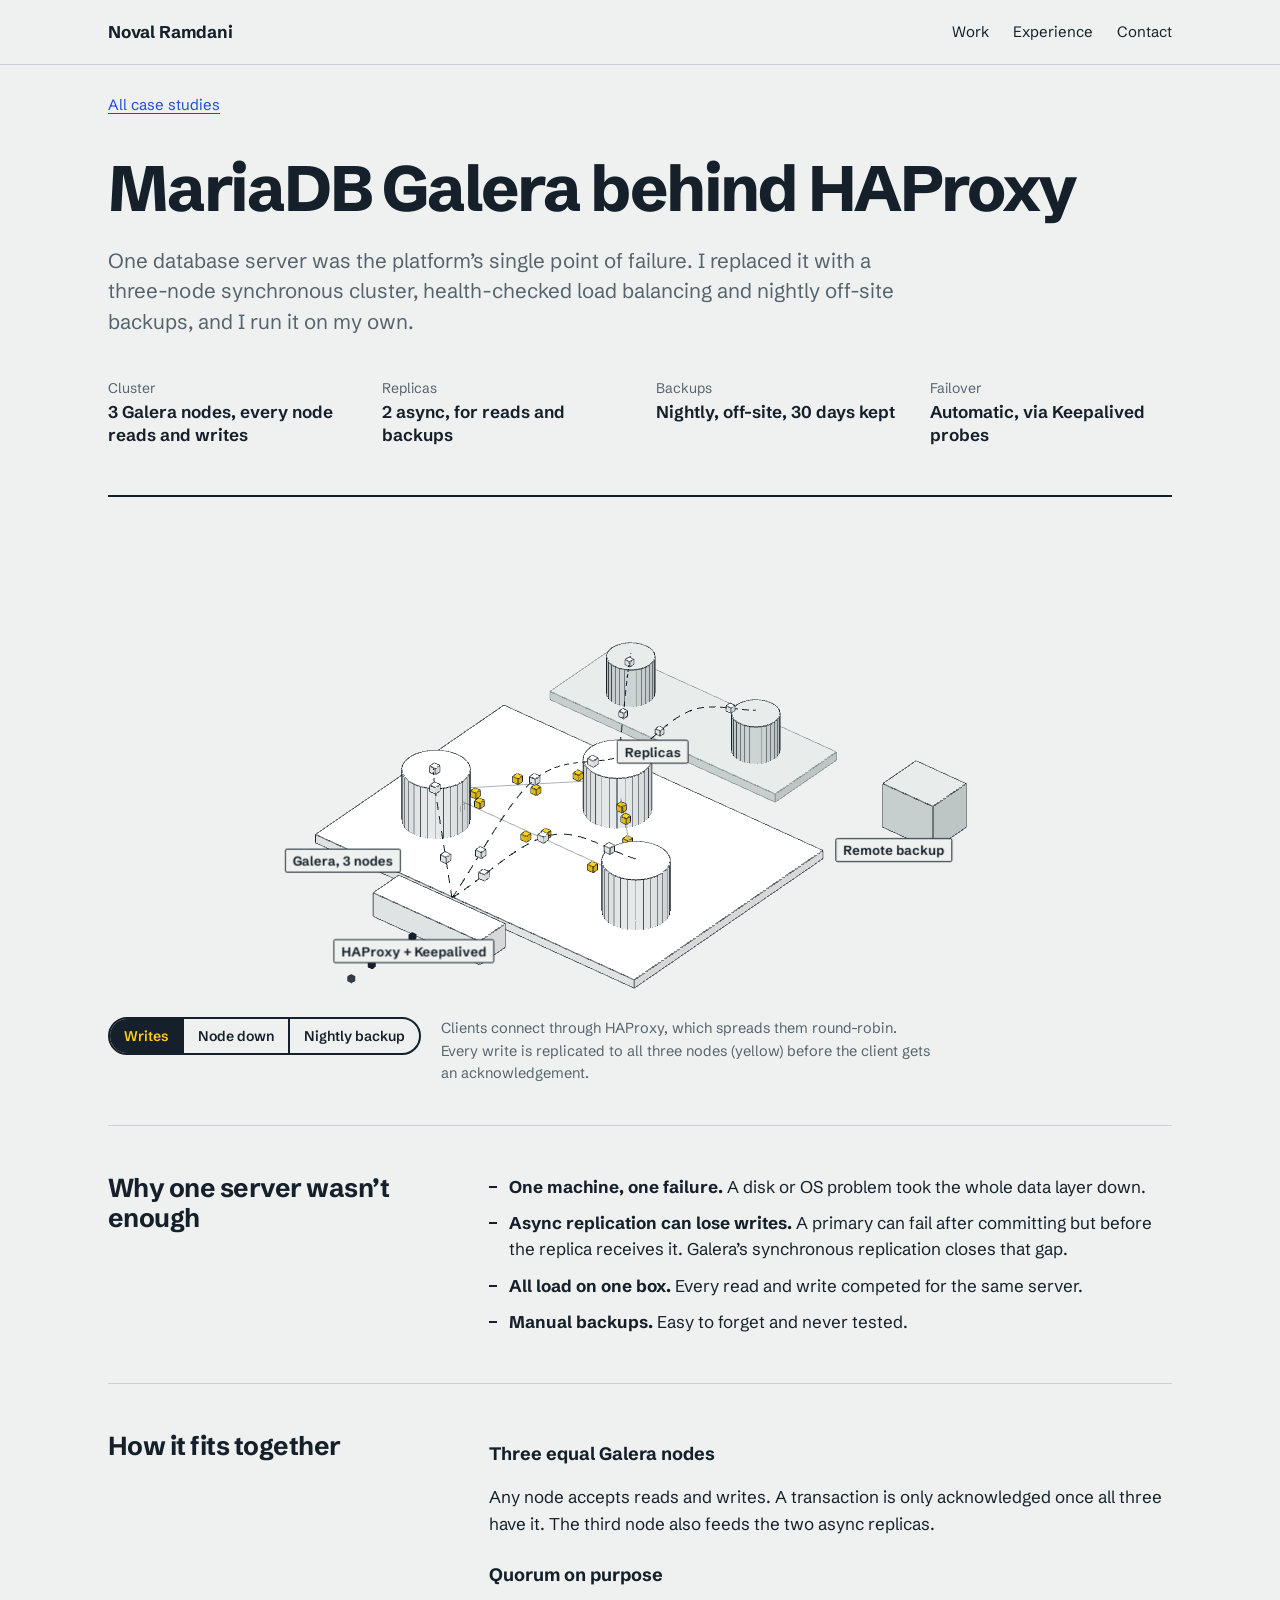
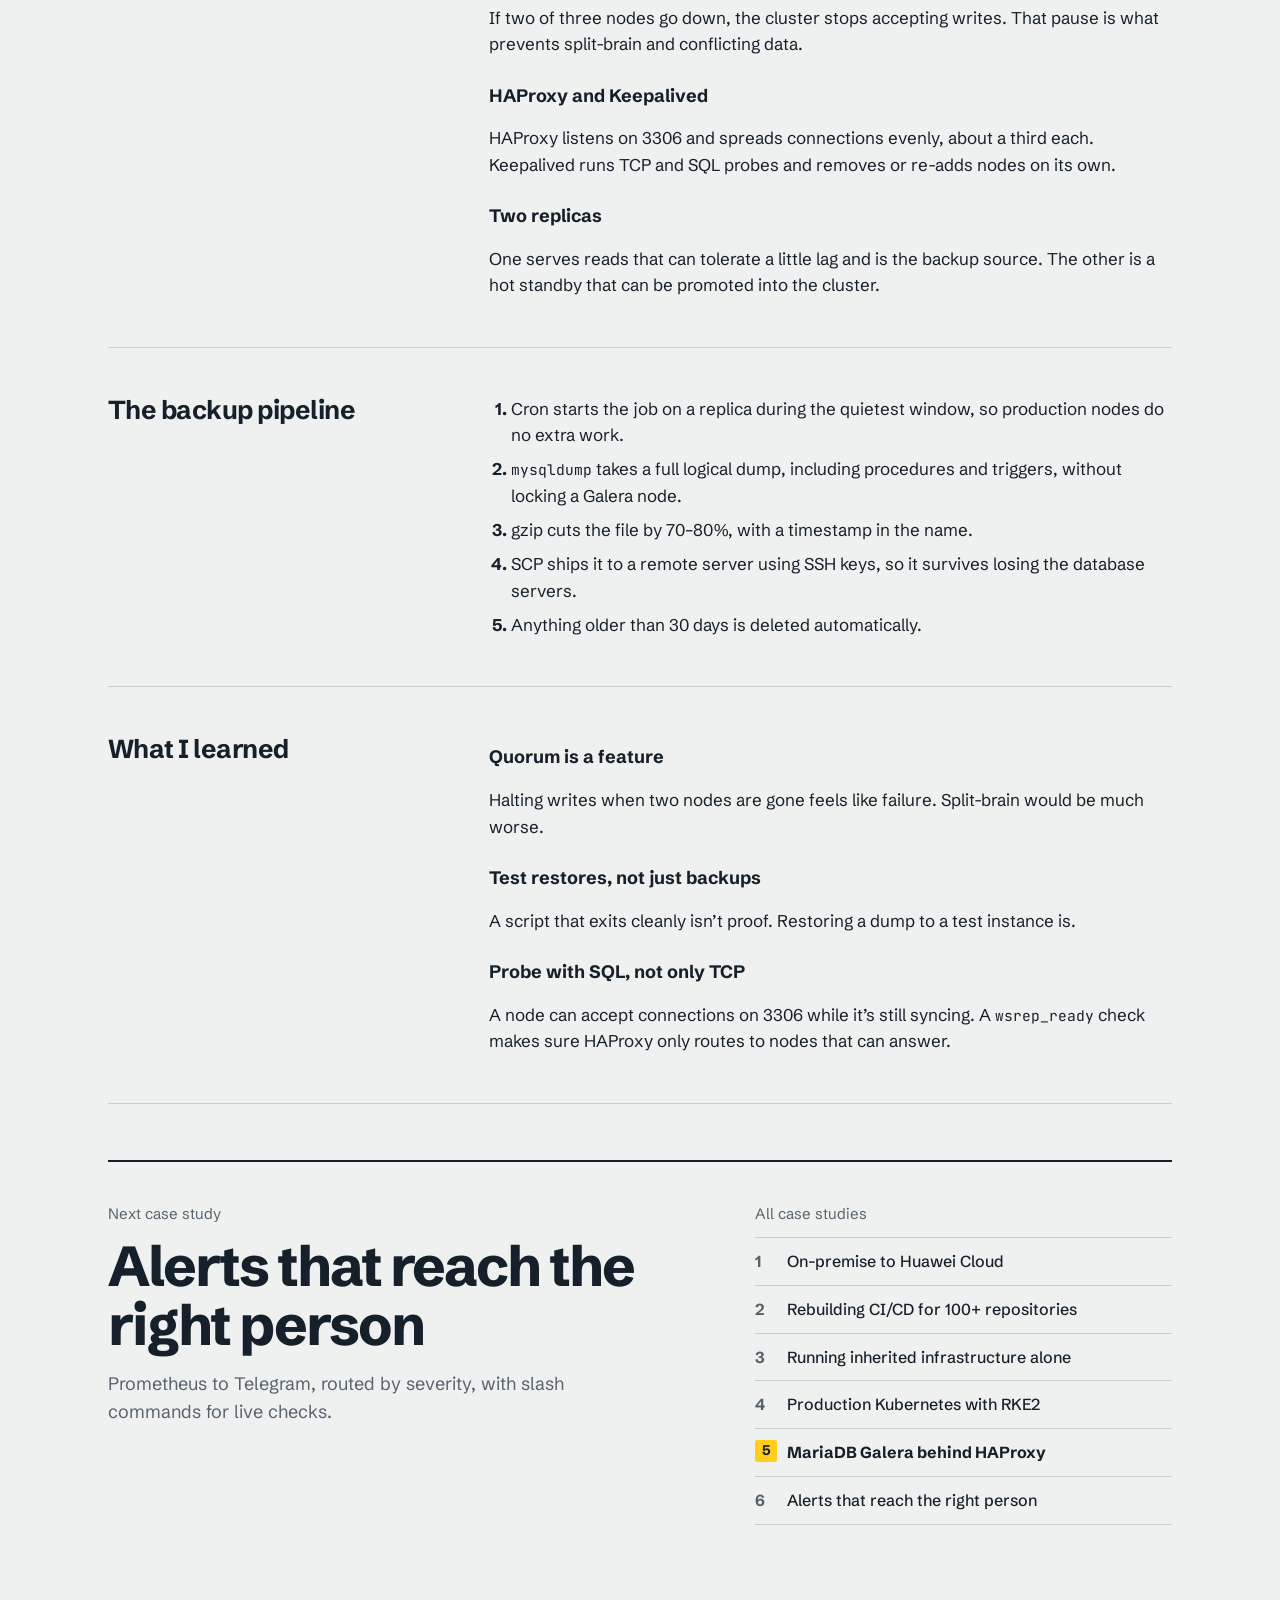
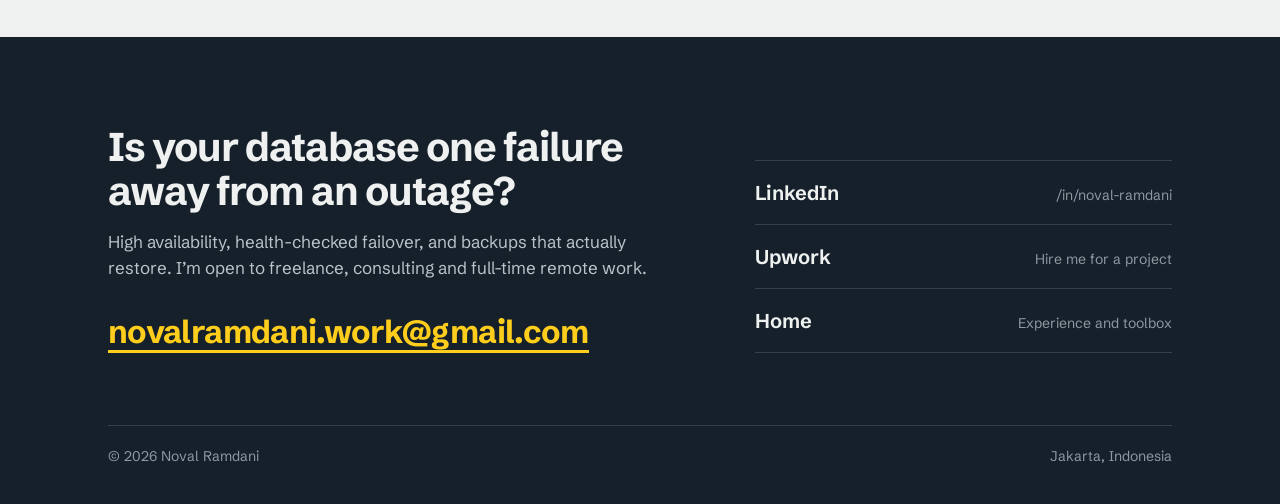
<file: case-galera/index.html>
<!DOCTYPE html>
<html lang="en">
<head>
<meta charset="UTF-8">
<meta name="viewport" content="width=device-width, initial-scale=1.0">
<title>MariaDB Galera behind HAProxy — Noval Ramdani</title>
<meta name="description" content="Replacing a single database server with a three-node synchronous Galera cluster, HAProxy with Keepalived health checks, two replicas and nightly off-site backups.">
<meta property="og:type" content="article">
<meta property="og:url" content="https://noval-dev.vercel.app/case-galera/">
<meta property="og:title" content="MariaDB Galera behind HAProxy — case study by Noval Ramdani">
<meta property="og:description" content="Replacing a single database server with a three-node synchronous Galera cluster, HAProxy with Keepalived health checks, two replicas and nightly off-site backups.">
<meta property="og:image" content="https://noval-dev.vercel.app/og-image.png">
<meta name="twitter:card" content="summary_large_image">
<meta name="theme-color" content="#eef1f0">
<link rel="icon" href="data:image/svg+xml,<svg xmlns='http://www.w3.org/2000/svg' viewBox='0 0 32 32'><rect width='32' height='32' rx='6' fill='%23ffcd1c'/><path d='M8 23V9h3l6 9V9h3v14h-3l-6-9v9z' fill='%2316202a'/></svg>">
<link rel="preload" href="../assets/fonts/schibsted-grotesk-latin-wght-normal.woff2" as="font" type="font/woff2" crossorigin>
<link rel="stylesheet" href="../assets/site.css">
</head>
<body>
<a class="skip" href="#main">Skip to content</a>
<header class="site-head">
  <div class="wrap">
    <a class="site-name" href="../index.html">Noval Ramdani</a>
    <nav class="site-nav" aria-label="Main">
      <a href="../index.html#work">Work</a>
      <a href="../index.html#experience">Experience</a>
      <a href="../index.html#contact">Contact</a>
    </nav>
  </div>
</header>
<main id="main" class="wrap">
  <p class="crumb"><a href="../index.html#work">All case studies</a></p>

  <section class="cs-hero">
    <h1 class="display">MariaDB Galera behind HAProxy</h1>
    <p class="lede">One database server was the platform’s single point of failure. I replaced it with a three-node synchronous cluster, health-checked load balancing and nightly off-site backups, and I run it on my own.</p>
    <dl class="facts"><div><dt>Cluster</dt><dd>3 Galera nodes, every node reads and writes</dd></div><div><dt>Replicas</dt><dd>2 async, for reads and backups</dd></div><div><dt>Backups</dt><dd>Nightly, off-site, 30 days kept</dd></div><div><dt>Failover</dt><dd>Automatic, via Keepalived probes</dd></div></dl>
  </section>

  <section class="cs-stage stage" data-scene="galera" data-az="38" aria-label="Interactive model: Show the database during">
    <div class="scene"></div>
    <div class="stage-bar">
      <div class="seg" role="group" aria-label="Show the database during"><button type="button" data-state="write" aria-pressed="true" data-note="Clients connect through HAProxy, which spreads them round-robin. Every write is replicated to all three nodes (yellow) before the client gets an acknowledgement.">Writes</button><button type="button" data-state="down" aria-pressed="false" data-note="One node fails. Keepalived’s TCP and SQL probes take it out of the pool, and the other two keep serving reads and writes.">Node down</button><button type="button" data-state="backup" aria-pressed="false" data-note="Every night a replica, not a production node, dumps the data and ships it to a remote server over SSH.">Nightly backup</button></div>
      <p class="stage-note" data-note-out aria-live="polite"></p>
    </div>
  </section>

  <section class="prose" aria-labelledby="why">
    <h2 id="why">Why one server wasn’t enough</h2>
    <div>
<ul class="dash"><li><strong>One machine, one failure.</strong> A disk or OS problem took the whole data layer down.</li><li><strong>Async replication can lose writes.</strong> A primary can fail after committing but before the replica receives it. Galera’s synchronous replication closes that gap.</li><li><strong>All load on one box.</strong> Every read and write competed for the same server.</li><li><strong>Manual backups.</strong> Easy to forget and never tested.</li></ul>
    </div>
  </section>

  <section class="prose" aria-labelledby="how">
    <h2 id="how">How it fits together</h2>
    <div>
<h3>Three equal Galera nodes</h3><p>Any node accepts reads and writes. A transaction is only acknowledged once all three have it. The third node also feeds the two async replicas.</p>
<h3>Quorum on purpose</h3><p>If two of three nodes go down, the cluster stops accepting writes. That pause is what prevents split-brain and conflicting data.</p>
<h3>HAProxy and Keepalived</h3><p>HAProxy listens on 3306 and spreads connections evenly, about a third each. Keepalived runs TCP and SQL probes and removes or re-adds nodes on its own.</p>
<h3>Two replicas</h3><p>One serves reads that can tolerate a little lag and is the backup source. The other is a hot standby that can be promoted into the cluster.</p>
    </div>
  </section>

  <section class="prose" aria-labelledby="backup">
    <h2 id="backup">The backup pipeline</h2>
    <div>
<ol class="steps"><li>Cron starts the job on a replica during the quietest window, so production nodes do no extra work.</li><li><code>mysqldump</code> takes a full logical dump, including procedures and triggers, without locking a Galera node.</li><li>gzip cuts the file by 70–80%, with a timestamp in the name.</li><li>SCP ships it to a remote server using SSH keys, so it survives losing the database servers.</li><li>Anything older than 30 days is deleted automatically.</li></ol>
    </div>
  </section>

  <section class="prose" aria-labelledby="lessons">
    <h2 id="lessons">What I learned</h2>
    <div>
<h3>Quorum is a feature</h3><p>Halting writes when two nodes are gone feels like failure. Split-brain would be much worse.</p>
<h3>Test restores, not just backups</h3><p>A script that exits cleanly isn’t proof. Restoring a dump to a test instance is.</p>
<h3>Probe with SQL, not only TCP</h3><p>A node can accept connections on 3306 while it’s still syncing. A <code>wsrep_ready</code> check makes sure HAProxy only routes to nodes that can answer.</p>
    </div>
  </section>

<section class="case-end" aria-label="More case studies">
    <div>
      <p class="next-label">Next case study</p>
      <a class="next-link" href="../case-monitoring/index.html">
        <strong>Alerts that reach the right person</strong>
        <span>Prometheus to Telegram, routed by severity, with slash commands for live checks.</span>
      </a>
    </div>
    <nav aria-label="All case studies">
      <p class="next-label">All case studies</p>
      <ol class="case-index"><li><a href="../case-huawei/index.html">On-premise to Huawei Cloud</a></li><li><a href="../case-cicd/index.html">Rebuilding CI/CD for 100+ repositories</a></li><li><a href="../case-ops/index.html">Running inherited infrastructure alone</a></li><li><a href="../case-k8s/index.html">Production Kubernetes with RKE2</a></li><li><a href="../case-galera/index.html" aria-current="page">MariaDB Galera behind HAProxy</a></li><li><a href="../case-monitoring/index.html">Alerts that reach the right person</a></li></ol>
    </nav>
  </section>

</main>

<footer class="cs-contact">
  <div class="wrap">
    <div class="cs-contact-grid">
      <div>
        <h2 class="h2">Is your database one failure away from an outage?</h2>
        <p>High availability, health-checked failover, and backups that actually restore. I’m open to freelance, consulting and full-time remote work.</p>
        <a class="contact-mail" href="mailto:novalramdani.work@gmail.com?subject=Hi%20Noval">novalramdani.work@gmail.com</a>
      </div>
      <ul class="cs-links">
        <li><a href="https://linkedin.com/in/noval-ramdani" target="_blank" rel="noopener"><b>LinkedIn</b><span>/in/noval-ramdani</span></a></li>
        <li><a href="https://www.upwork.com/freelancers/~01270d3c2bfab0e216?mp_source=share" target="_blank" rel="noopener"><b>Upwork</b><span>Hire me for a project</span></a></li>
        <li><a href="../index.html"><b>Home</b><span>Experience and toolbox</span></a></li>
      </ul>
    </div>
    <div class="foot"><span>© 2026 Noval Ramdani</span><span>Jakarta, Indonesia</span></div>
  </div>
</footer>
<script src="../assets/scenes.js" defer></script>
</body>
</html>
</file>
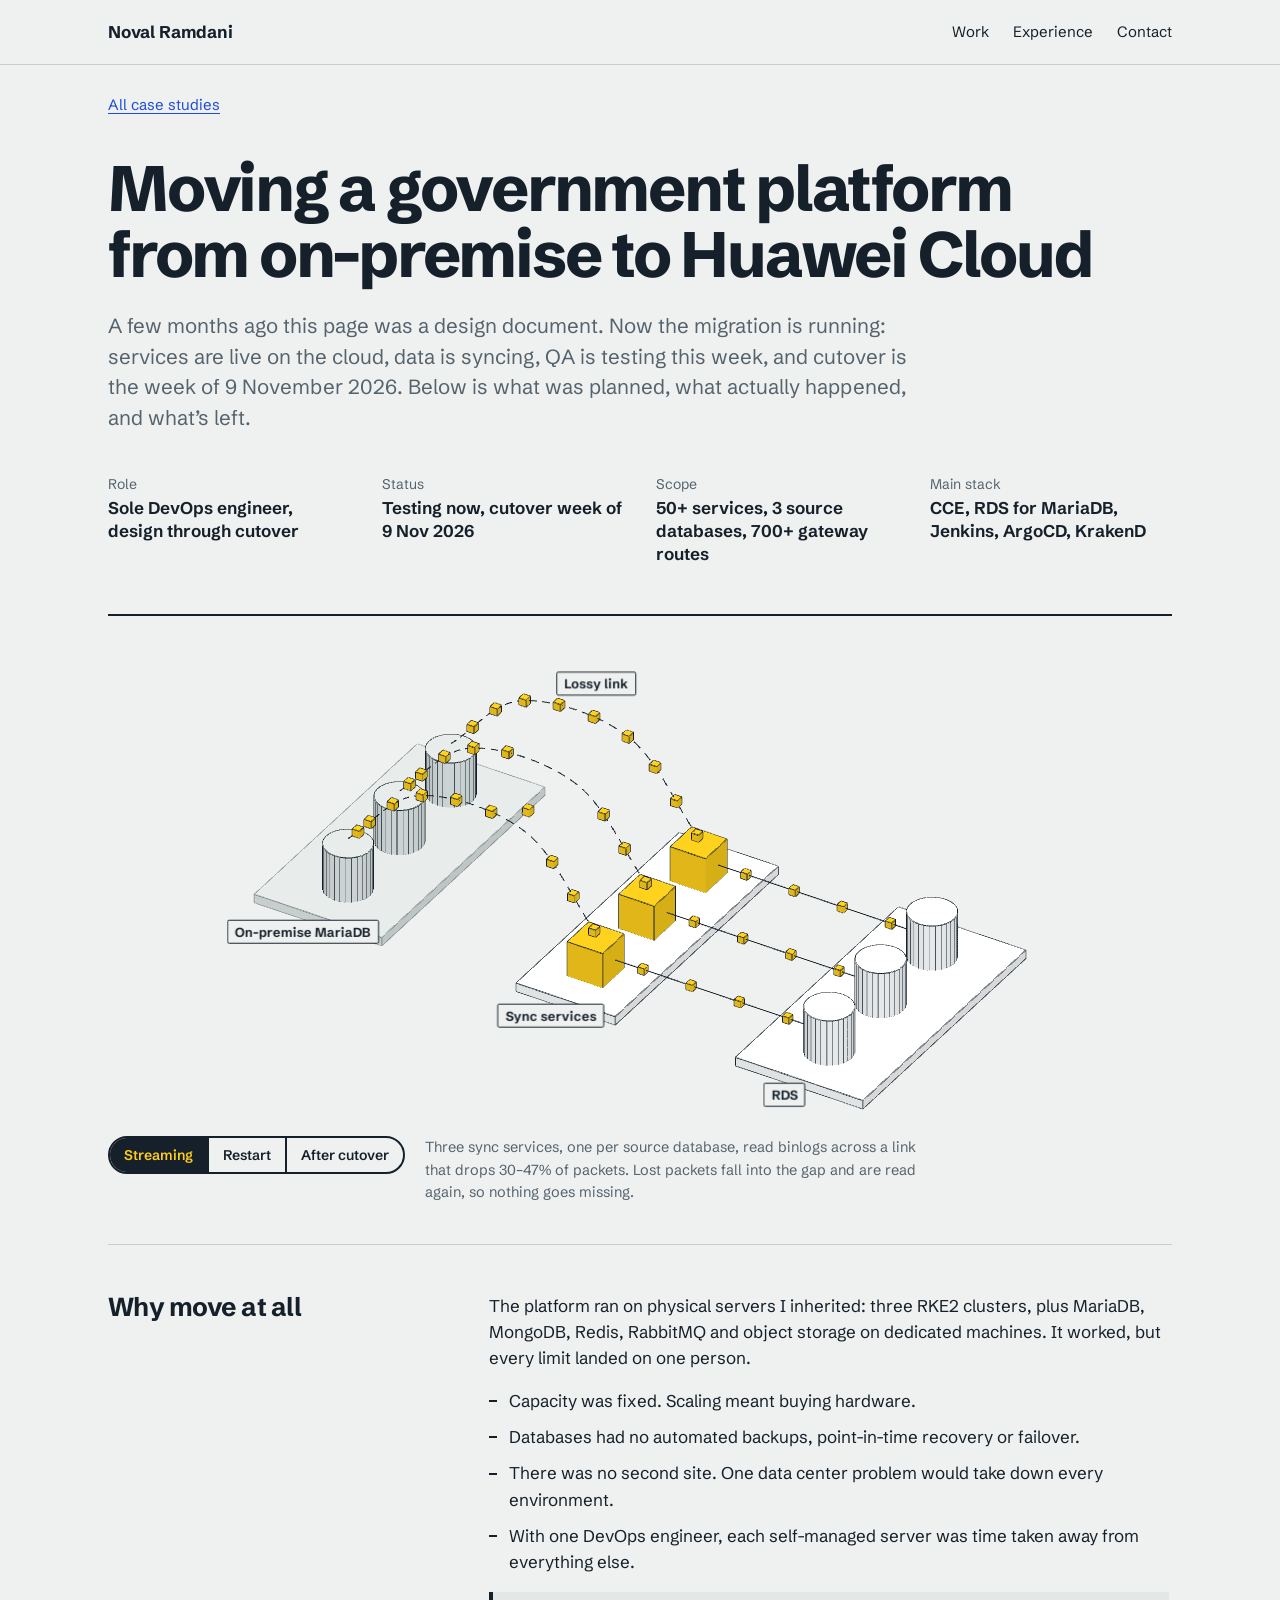
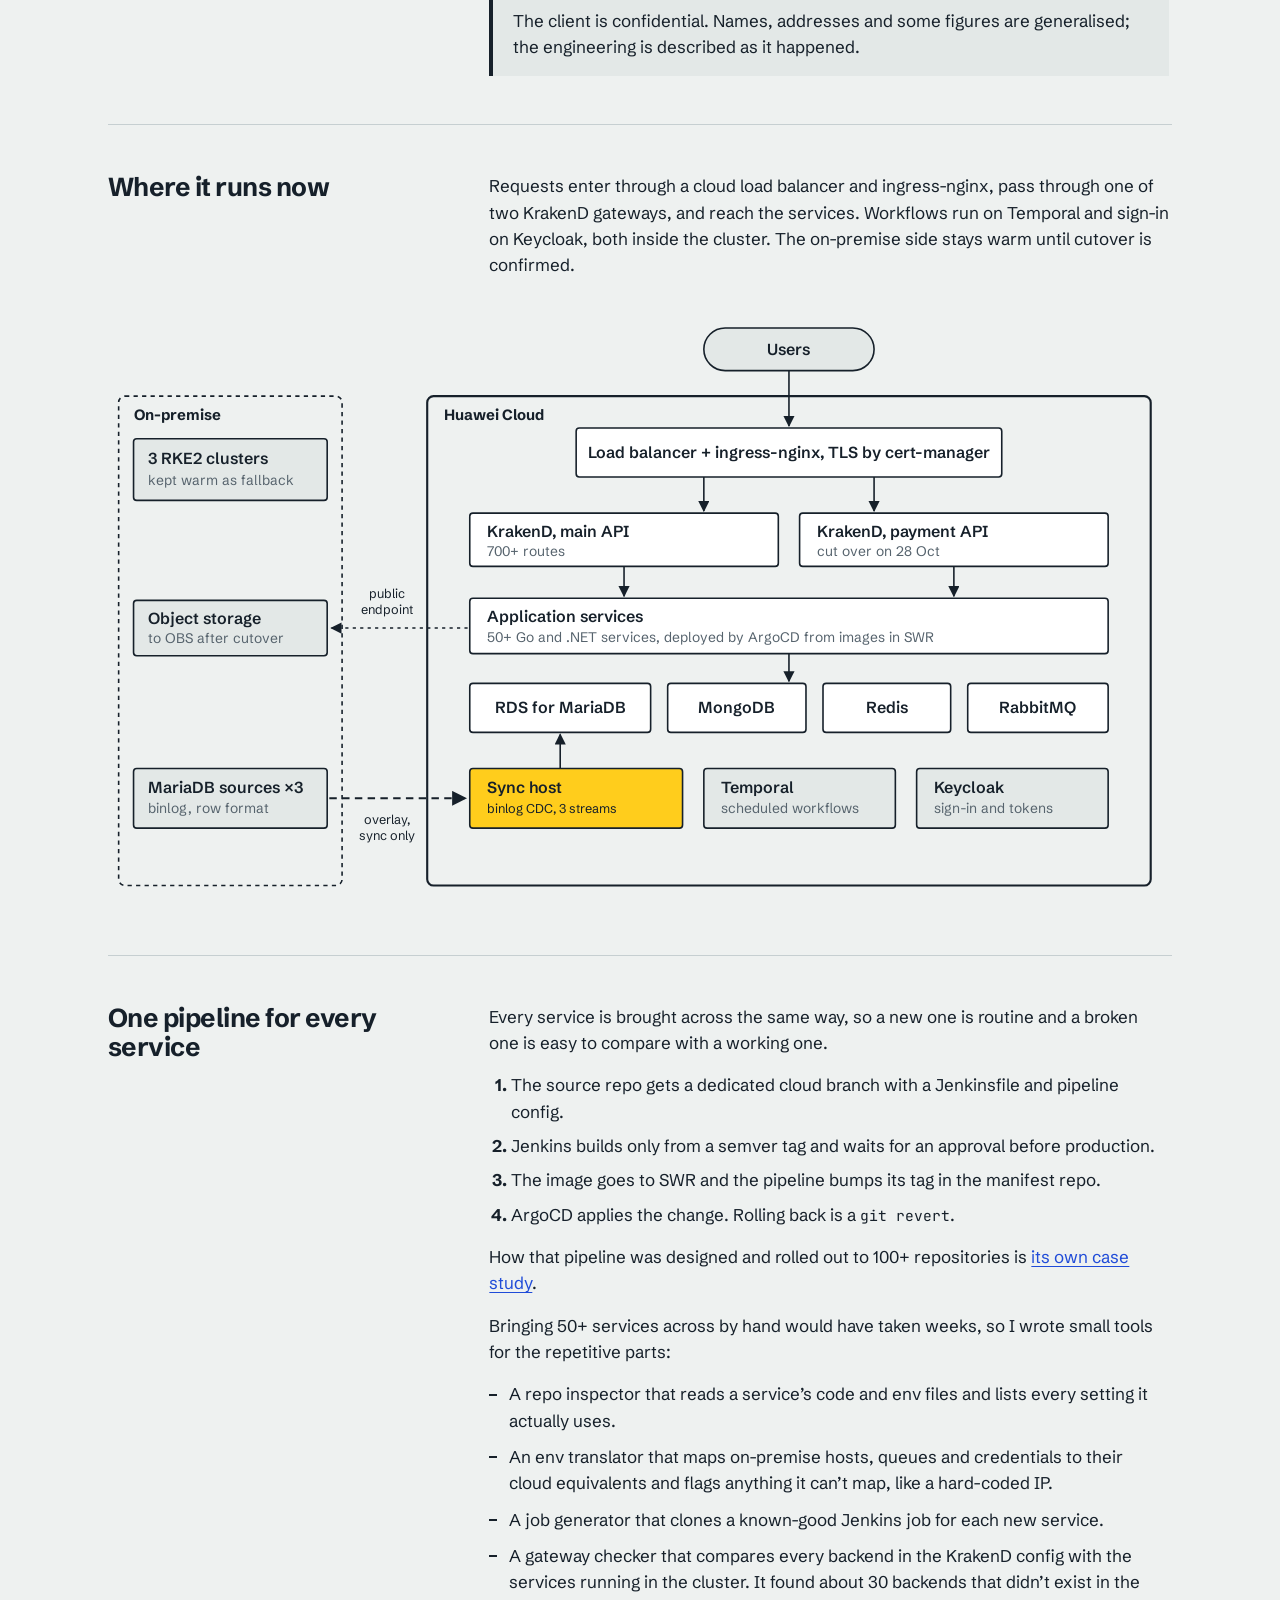
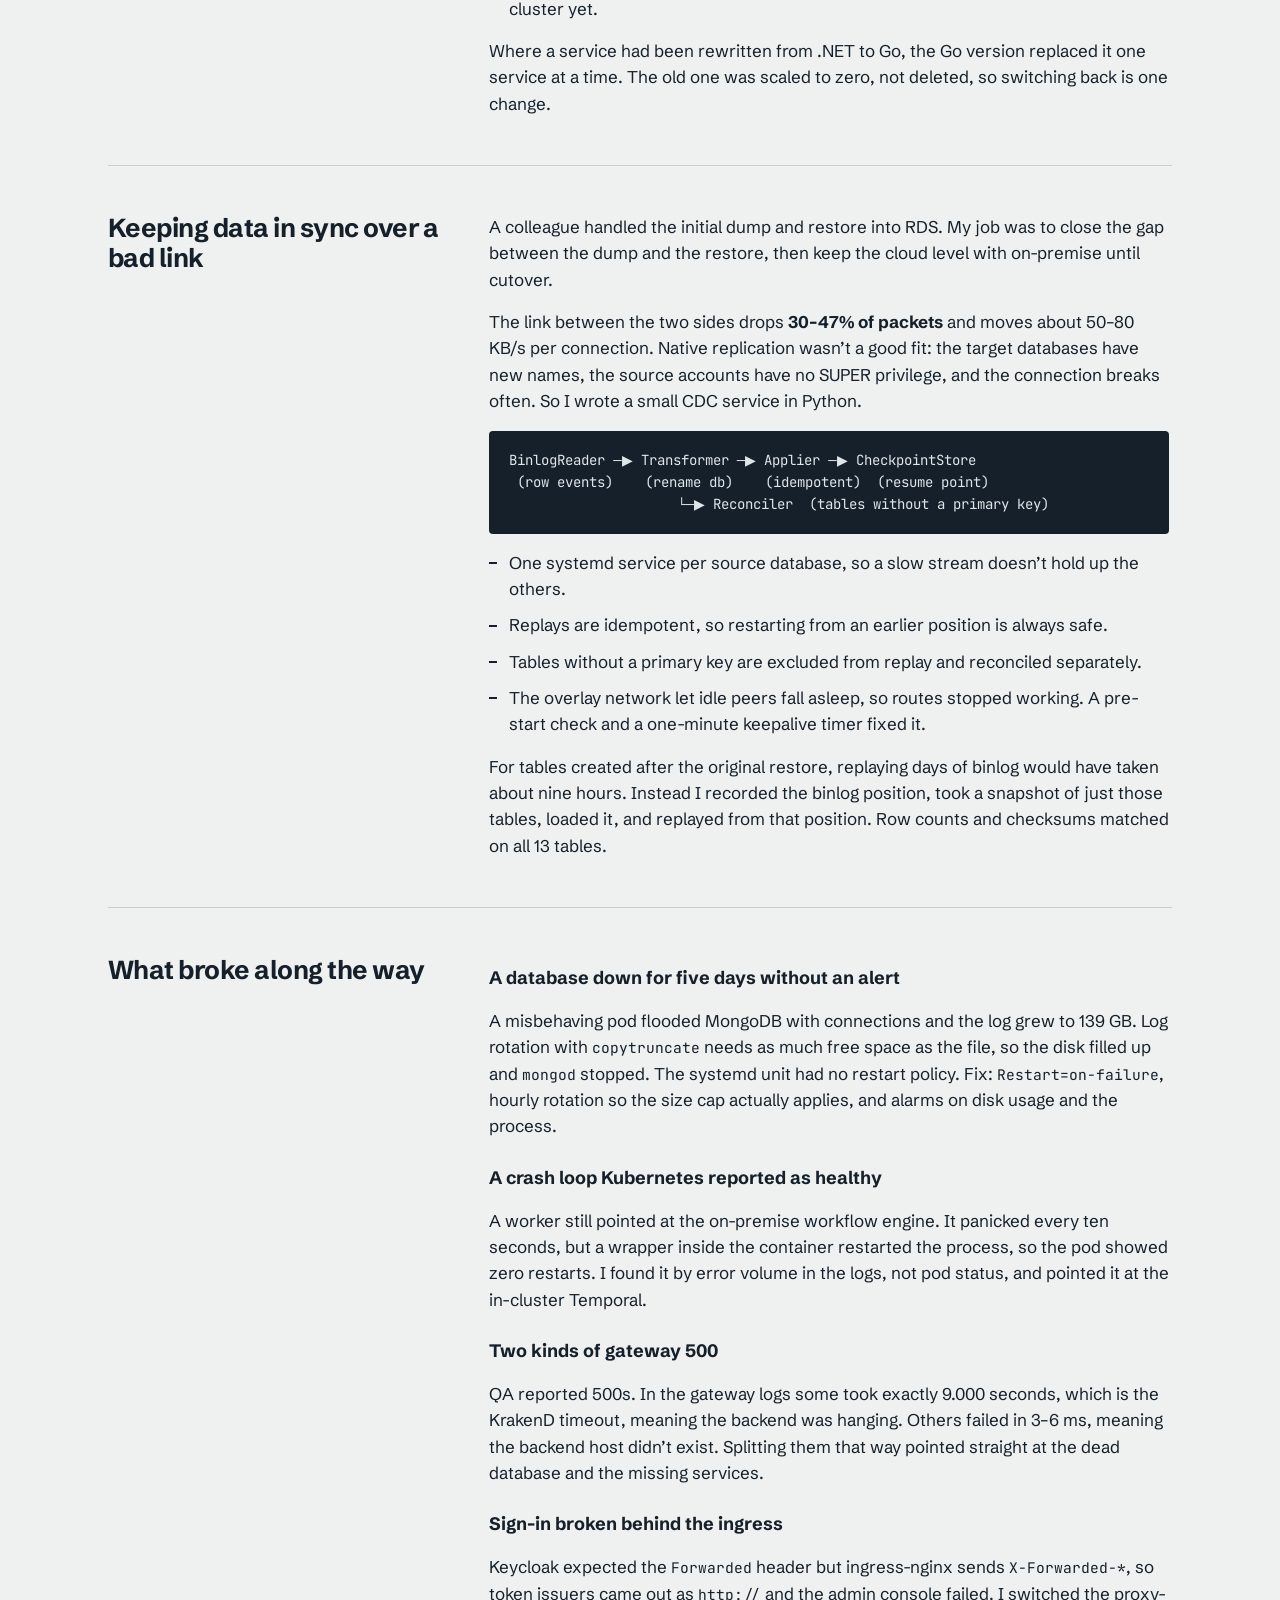
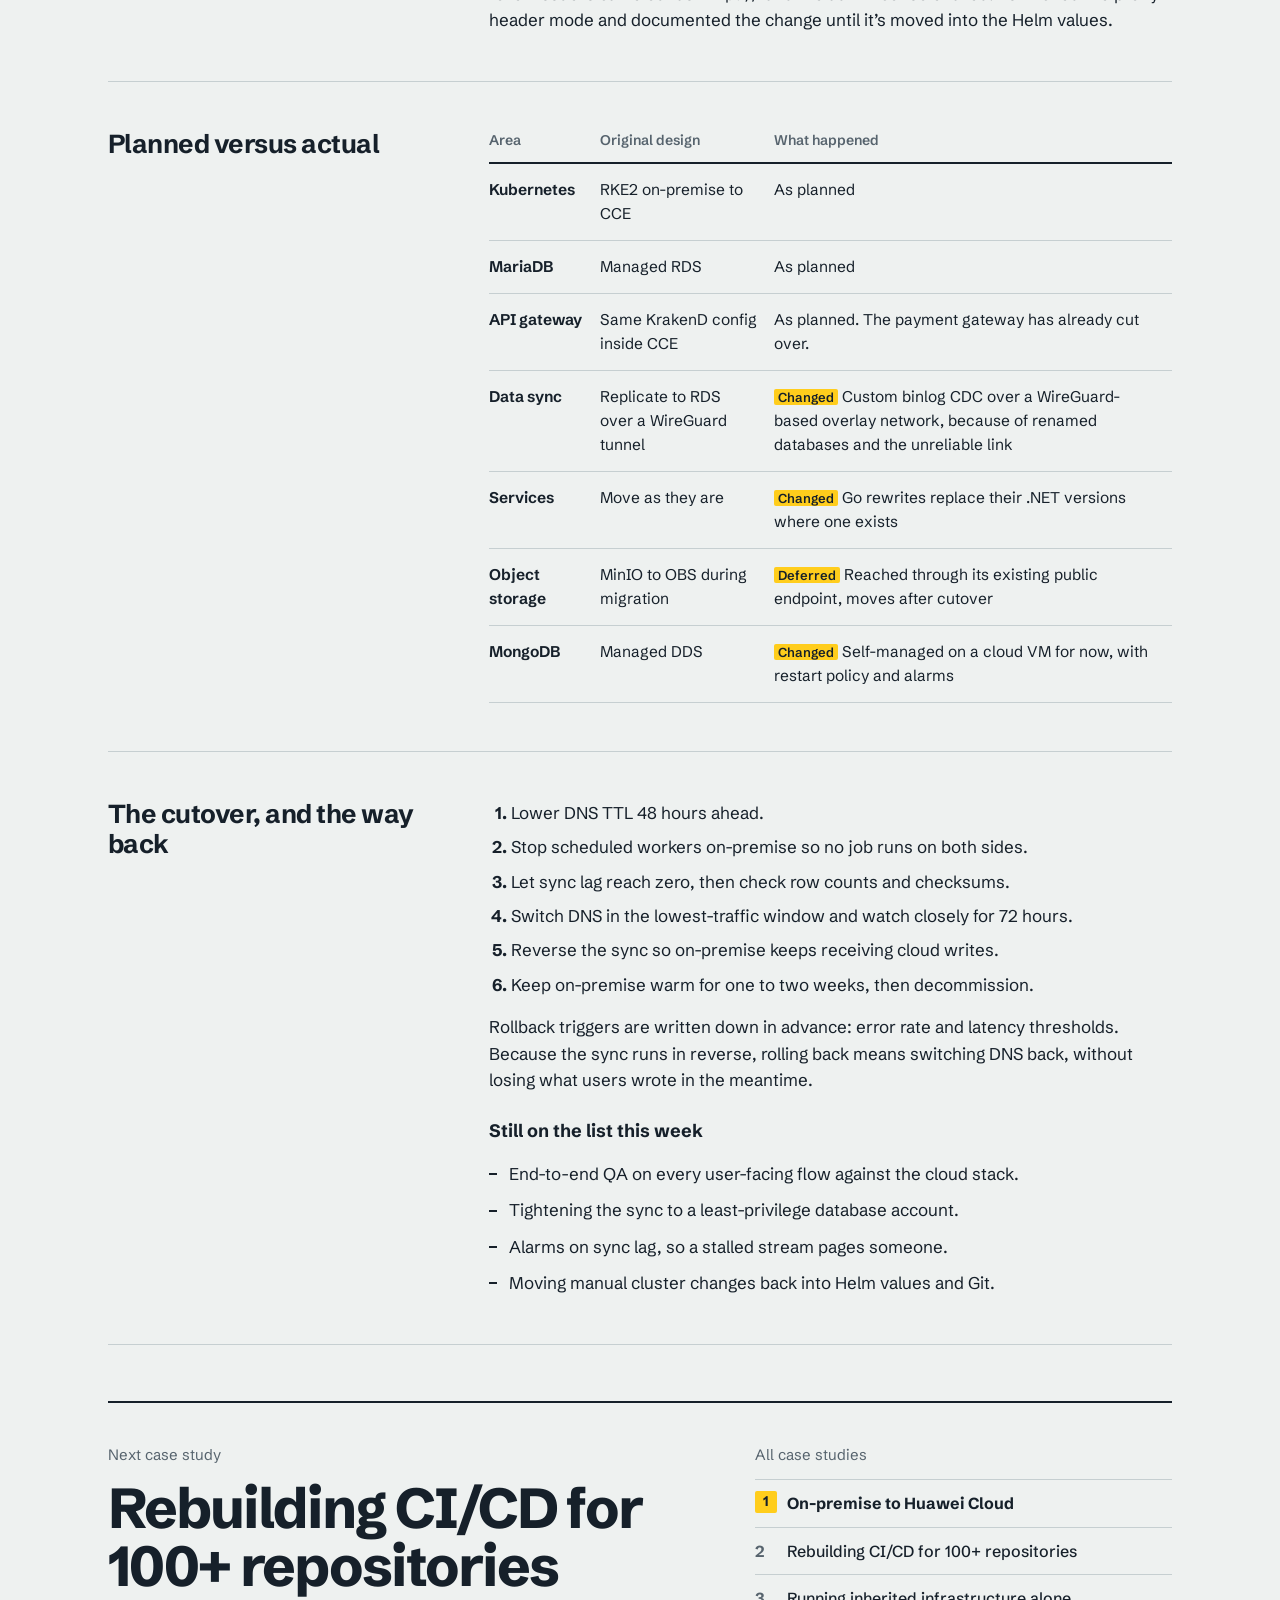
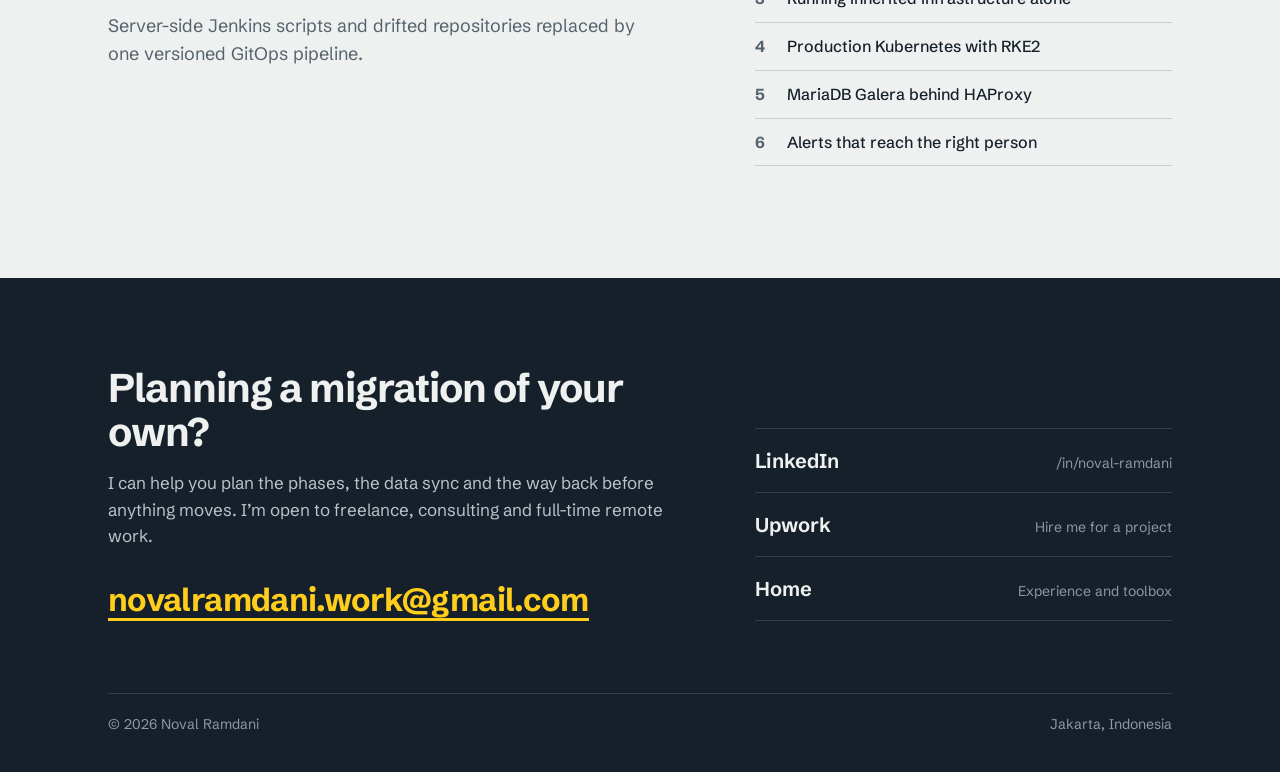
<file: case-huawei/index.html>
<!DOCTYPE html>
<html lang="en">
<head>
<meta charset="UTF-8">
<meta name="viewport" content="width=device-width, initial-scale=1.0">
<title>On-premise to Huawei Cloud — Noval Ramdani</title>
<meta name="description" content="Case study: moving a government platform from its data center to Huawei Cloud as the sole DevOps engineer. Architecture, data sync over a lossy link, incidents, and the cutover plan.">
<meta property="og:type" content="article">
<meta property="og:url" content="https://noval-dev.vercel.app/case-huawei/">
<meta property="og:title" content="On-premise to Huawei Cloud — case study by Noval Ramdani">
<meta property="og:description" content="50+ services, a custom binlog sync over a link that drops packets, and a cutover planned with a way back.">
<meta property="og:image" content="https://noval-dev.vercel.app/og-image.png">
<meta name="twitter:card" content="summary_large_image">
<meta name="theme-color" content="#eef1f0">
<link rel="icon" href="data:image/svg+xml,<svg xmlns='http://www.w3.org/2000/svg' viewBox='0 0 32 32'><rect width='32' height='32' rx='6' fill='%23ffcd1c'/><path d='M8 23V9h3l6 9V9h3v14h-3l-6-9v9z' fill='%2316202a'/></svg>">
<link rel="preload" href="../assets/fonts/schibsted-grotesk-latin-wght-normal.woff2" as="font" type="font/woff2" crossorigin>
<link rel="stylesheet" href="../assets/site.css">
</head>
<body>
<a class="skip" href="#main">Skip to content</a>

<header class="site-head">
  <div class="wrap">
    <a class="site-name" href="../index.html">Noval Ramdani</a>
    <nav class="site-nav" aria-label="Main">
      <a href="../index.html#work">Work</a>
      <a href="../index.html#experience">Experience</a>
      <a href="../index.html#contact">Contact</a>
    </nav>
  </div>
</header>

<main id="main" class="wrap">

  <p class="crumb"><a href="../index.html#work">All case studies</a></p>

  <section class="cs-hero">
    <h1 class="display">Moving a government platform from on-premise to Huawei Cloud</h1>
    <p class="lede">A few months ago this page was a design document. Now the migration is running: services are live on the cloud, data is syncing, QA is testing this week, and cutover is the week of 9 November 2026. Below is what was planned, what actually happened, and what’s left.</p>
    <dl class="facts">
      <div><dt>Role</dt><dd>Sole DevOps engineer, design through cutover</dd></div>
      <div><dt>Status</dt><dd>Testing now, cutover week of 9 Nov 2026</dd></div>
      <div><dt>Scope</dt><dd>50+ services, 3 source databases, 700+ gateway routes</dd></div>
      <div><dt>Main stack</dt><dd>CCE, RDS for MariaDB, Jenkins, ArgoCD, KrakenD</dd></div>
    </dl>
  </section>

  <section class="cs-stage stage" data-scene="sync" data-az="30" aria-label="Interactive model: the data sync">
    <div class="scene"></div>
    <div class="stage-bar">
      <div class="seg" role="group" aria-label="Show the data sync during"><button type="button" data-state="stream" aria-pressed="true" data-note="Three sync services, one per source database, read binlogs across a link that drops 30–47% of packets. Lost packets fall into the gap and are read again, so nothing goes missing.">Streaming</button><button type="button" data-state="restart" aria-pressed="false" data-note="A service stops, whether from a crash, a reboot or a dropped tunnel. It restarts from its last checkpoint, and because replays are idempotent, nothing is applied twice.">Restart</button><button type="button" data-state="reverse" aria-pressed="false" data-note="After cutover the direction flips: cloud writes flow back to on-premise, so rolling back never loses data.">After cutover</button></div>
      <p class="stage-note" data-note-out aria-live="polite"></p>
    </div>
  </section>

  <section class="prose" aria-labelledby="why">
    <h2 id="why">Why move at all</h2>
    <div>
      <p>The platform ran on physical servers I inherited: three RKE2 clusters, plus MariaDB, MongoDB, Redis, RabbitMQ and object storage on dedicated machines. It worked, but every limit landed on one person.</p>
      <ul class="dash">
        <li>Capacity was fixed. Scaling meant buying hardware.</li>
        <li>Databases had no automated backups, point-in-time recovery or failover.</li>
        <li>There was no second site. One data center problem would take down every environment.</li>
        <li>With one DevOps engineer, each self-managed server was time taken away from everything else.</li>
      </ul>
      <p class="callout">The client is confidential. Names, addresses and some figures are generalised; the engineering is described as it happened.</p>
    </div>
  </section>

  <section class="prose prose-fig" aria-labelledby="arch">
    <h2 id="arch">Where it runs now</h2>
    <div>
      <p>Requests enter through a cloud load balancer and ingress-nginx, pass through one of two KrakenD gateways, and reach the services. Workflows run on Temporal and sign-in on Keycloak, both inside the cluster. The on-premise side stays warm until cutover is confirmed.</p>
    </div>
    <figure class="diagram" tabindex="0" aria-label="Architecture diagram. On small screens it scrolls sideways.">
      <svg viewBox="0 0 1000 560" role="img" aria-labelledby="dg-t dg-d">
        <title id="dg-t">Current architecture</title>
        <desc id="dg-d">Users reach a load balancer and ingress in Huawei Cloud, then two KrakenD gateways, then 50+ application services, backed by RDS for MariaDB, MongoDB, Redis and RabbitMQ. Temporal and Keycloak run in the cluster. A sync host reads binlogs from the on-premise MariaDB servers over an overlay network and writes them into RDS. On-premise clusters stay warm as a fallback, and object storage is still reached on-premise through its public endpoint.</desc>
        <defs>
          <marker id="ah" viewBox="0 0 10 10" refX="9" refY="5" markerWidth="7" markerHeight="7" orient="auto-start-reverse"><path d="M0 0L10 5L0 10z" fill="#16202a"/></marker>
        </defs>
        <style>
          .bx { fill: #fff; stroke: #16202a; stroke-width: 1.5; }
          .bx2 { fill: #e3e8e7; stroke: #16202a; stroke-width: 1.5; }
          .t { font: 600 15px "Schibsted Grotesk", sans-serif; fill: #16202a; }
          .s { font: 400 13px "Schibsted Grotesk", sans-serif; fill: #56636d; }
          .n { font: 400 12px "Schibsted Grotesk", sans-serif; fill: #16202a; }
          .lbl { font: 700 14px "Schibsted Grotesk", sans-serif; fill: #16202a; }
          .ln { stroke: #16202a; stroke-width: 1.5; fill: none; }
          .sync { stroke: #16202a; stroke-width: 2; stroke-dasharray: 7 5; fill: none; }
        </style>

        <!-- users -->
        <rect class="bx2" x="560" y="16" width="160" height="40" rx="20"/>
        <text class="t" x="640" y="41" text-anchor="middle">Users</text>
        <path class="ln" d="M640 56V108" marker-end="url(#ah)"/>

        <!-- cloud region -->
        <rect x="300" y="80" width="680" height="460" rx="6" fill="none" stroke="#16202a" stroke-width="2"/>
        <text class="lbl" x="316" y="102">Huawei Cloud</text>

        <rect class="bx" x="440" y="110" width="400" height="46" rx="3"/>
        <text class="t" x="640" y="138" text-anchor="middle">Load balancer + ingress-nginx, TLS by cert-manager</text>
        <path class="ln" d="M560 156V188" marker-end="url(#ah)"/>
        <path class="ln" d="M720 156V188" marker-end="url(#ah)"/>

        <rect class="bx" x="340" y="190" width="290" height="50" rx="3"/>
        <text class="t" x="356" y="212">KrakenD, main API</text>
        <text class="s" x="356" y="230">700+ routes</text>
        <rect class="bx" x="650" y="190" width="290" height="50" rx="3"/>
        <text class="t" x="666" y="212">KrakenD, payment API</text>
        <text class="s" x="666" y="230">cut over on 28 Oct</text>
        <path class="ln" d="M485 240V268" marker-end="url(#ah)"/>
        <path class="ln" d="M795 240V268" marker-end="url(#ah)"/>

        <rect class="bx" x="340" y="270" width="600" height="52" rx="3"/>
        <text class="t" x="356" y="292">Application services</text>
        <text class="s" x="356" y="311">50+ Go and .NET services, deployed by ArgoCD from images in SWR</text>
        <path class="ln" d="M640 322V348" marker-end="url(#ah)"/>

        <rect class="bx" x="340" y="350" width="170" height="46" rx="3"/>
        <text class="t" x="425" y="378" text-anchor="middle">RDS for MariaDB</text>
        <rect class="bx" x="526" y="350" width="130" height="46" rx="3"/>
        <text class="t" x="591" y="378" text-anchor="middle">MongoDB</text>
        <rect class="bx" x="672" y="350" width="120" height="46" rx="3"/>
        <text class="t" x="732" y="378" text-anchor="middle">Redis</text>
        <rect class="bx" x="808" y="350" width="132" height="46" rx="3"/>
        <text class="t" x="874" y="378" text-anchor="middle">RabbitMQ</text>

        <rect x="340" y="430" width="200" height="56" rx="3" fill="#ffcd1c" stroke="#16202a" stroke-width="1.5"/>
        <text class="t" x="356" y="453">Sync host</text>
        <text class="n" x="356" y="472">binlog CDC, 3 streams</text>
        <path class="ln" d="M425 430V398" marker-end="url(#ah)"/>

        <rect class="bx2" x="560" y="430" width="180" height="56" rx="3"/>
        <text class="t" x="576" y="453">Temporal</text>
        <text class="s" x="576" y="472">scheduled workflows</text>
        <rect class="bx2" x="760" y="430" width="180" height="56" rx="3"/>
        <text class="t" x="776" y="453">Keycloak</text>
        <text class="s" x="776" y="472">sign-in and tokens</text>

        <!-- on-premise -->
        <rect x="10" y="80" width="210" height="460" rx="6" fill="none" stroke="#16202a" stroke-width="1.5" stroke-dasharray="4 4"/>
        <text class="lbl" x="24" y="102">On-premise</text>
        <rect class="bx2" x="24" y="120" width="182" height="58" rx="3"/>
        <text class="t" x="38" y="144">3 RKE2 clusters</text>
        <text class="s" x="38" y="164">kept warm as fallback</text>
        <rect class="bx2" x="24" y="272" width="182" height="52" rx="3"/>
        <text class="t" x="38" y="294">Object storage</text>
        <text class="s" x="38" y="312">to OBS after cutover</text>
        <rect class="bx2" x="24" y="430" width="182" height="56" rx="3"/>
        <text class="t" x="38" y="453">MariaDB sources ×3</text>
        <text class="s" x="38" y="472">binlog, row format</text>

        <path class="ln" d="M338 298H210" stroke-dasharray="3 4" marker-end="url(#ah)"/>
        <text class="n" x="262" y="270" text-anchor="middle">public</text>
        <text class="n" x="262" y="285" text-anchor="middle">endpoint</text>
        <path class="sync" d="M208 458H336" marker-end="url(#ah)"/>
        <text class="n" x="262" y="482" text-anchor="middle">overlay,</text>
        <text class="n" x="262" y="497" text-anchor="middle">sync only</text>
      </svg>
      <figcaption class="scroll-hint">Swipe sideways to see the whole diagram.</figcaption>
    </figure>
  </section>

  <section class="prose" aria-labelledby="pipe">
    <h2 id="pipe">One pipeline for every service</h2>
    <div>
      <p>Every service is brought across the same way, so a new one is routine and a broken one is easy to compare with a working one.</p>
      <ol class="steps">
        <li>The source repo gets a dedicated cloud branch with a Jenkinsfile and pipeline config.</li>
        <li>Jenkins builds only from a semver tag and waits for an approval before production.</li>
        <li>The image goes to SWR and the pipeline bumps its tag in the manifest repo.</li>
        <li>ArgoCD applies the change. Rolling back is a <code>git revert</code>.</li>
      </ol>
      <p>How that pipeline was designed and rolled out to 100+ repositories is <a href="../case-cicd/index.html">its own case study</a>.</p>
      <p>Bringing 50+ services across by hand would have taken weeks, so I wrote small tools for the repetitive parts:</p>
      <ul class="dash">
        <li>A repo inspector that reads a service’s code and env files and lists every setting it actually uses.</li>
        <li>An env translator that maps on-premise hosts, queues and credentials to their cloud equivalents and flags anything it can’t map, like a hard-coded IP.</li>
        <li>A job generator that clones a known-good Jenkins job for each new service.</li>
        <li>A gateway checker that compares every backend in the KrakenD config with the services running in the cluster. It found about 30 backends that didn’t exist in the cluster yet.</li>
      </ul>
      <p>Where a service had been rewritten from .NET to Go, the Go version replaced it one service at a time. The old one was scaled to zero, not deleted, so switching back is one change.</p>
    </div>
  </section>

  <section class="prose" aria-labelledby="sync">
    <h2 id="sync">Keeping data in sync over a bad link</h2>
    <div>
      <p>A colleague handled the initial dump and restore into RDS. My job was to close the gap between the dump and the restore, then keep the cloud level with on-premise until cutover.</p>
      <p>The link between the two sides drops <strong>30–47% of packets</strong> and moves about 50–80 KB/s per connection. Native replication wasn’t a good fit: the target databases have new names, the source accounts have no SUPER privilege, and the connection breaks often. So I wrote a small CDC service in Python.</p>
<pre class="code-block">BinlogReader ─▶ Transformer ─▶ Applier ─▶ CheckpointStore
 (row events)    (rename db)    (idempotent)  (resume point)
                     └─▶ Reconciler  (tables without a primary key)</pre>
      <ul class="dash">
        <li>One systemd service per source database, so a slow stream doesn’t hold up the others.</li>
        <li>Replays are idempotent, so restarting from an earlier position is always safe.</li>
        <li>Tables without a primary key are excluded from replay and reconciled separately.</li>
        <li>The overlay network let idle peers fall asleep, so routes stopped working. A pre-start check and a one-minute keepalive timer fixed it.</li>
      </ul>
      <p>For tables created after the original restore, replaying days of binlog would have taken about nine hours. Instead I recorded the binlog position, took a snapshot of just those tables, loaded it, and replayed from that position. Row counts and checksums matched on all 13 tables.</p>
    </div>
  </section>

  <section class="prose" aria-labelledby="broke">
    <h2 id="broke">What broke along the way</h2>
    <div>
      <h3>A database down for five days without an alert</h3>
      <p>A misbehaving pod flooded MongoDB with connections and the log grew to 139 GB. Log rotation with <code>copytruncate</code> needs as much free space as the file, so the disk filled up and <code>mongod</code> stopped. The systemd unit had no restart policy. Fix: <code>Restart=on-failure</code>, hourly rotation so the size cap actually applies, and alarms on disk usage and the process.</p>
      <h3>A crash loop Kubernetes reported as healthy</h3>
      <p>A worker still pointed at the on-premise workflow engine. It panicked every ten seconds, but a wrapper inside the container restarted the process, so the pod showed zero restarts. I found it by error volume in the logs, not pod status, and pointed it at the in-cluster Temporal.</p>
      <h3>Two kinds of gateway 500</h3>
      <p>QA reported 500s. In the gateway logs some took exactly 9.000 seconds, which is the KrakenD timeout, meaning the backend was hanging. Others failed in 3–6 ms, meaning the backend host didn’t exist. Splitting them that way pointed straight at the dead database and the missing services.</p>
      <h3>Sign-in broken behind the ingress</h3>
      <p>Keycloak expected the <code>Forwarded</code> header but ingress-nginx sends <code>X-Forwarded-*</code>, so token issuers came out as <code>http://</code> and the admin console failed. I switched the proxy-header mode and documented the change until it’s moved into the Helm values.</p>
    </div>
  </section>

  <section class="prose" aria-labelledby="plan">
    <h2 id="plan">Planned versus actual</h2>
    <div class="wide">
      <table class="ledger">
        <thead><tr><th scope="col">Area</th><th scope="col">Original design</th><th scope="col">What happened</th></tr></thead>
        <tbody>
          <tr><td>Kubernetes</td><td>RKE2 on-premise to CCE</td><td>As planned</td></tr>
          <tr><td>MariaDB</td><td>Managed RDS</td><td>As planned</td></tr>
          <tr><td>API gateway</td><td>Same KrakenD config inside CCE</td><td>As planned. The payment gateway has already cut over.</td></tr>
          <tr><td>Data sync</td><td>Replicate to RDS over a WireGuard tunnel</td><td><span class="changed">Changed</span> Custom binlog CDC over a WireGuard-based overlay network, because of renamed databases and the unreliable link</td></tr>
          <tr><td>Services</td><td>Move as they are</td><td><span class="changed">Changed</span> Go rewrites replace their .NET versions where one exists</td></tr>
          <tr><td>Object storage</td><td>MinIO to OBS during migration</td><td><span class="changed">Deferred</span> Reached through its existing public endpoint, moves after cutover</td></tr>
          <tr><td>MongoDB</td><td>Managed DDS</td><td><span class="changed">Changed</span> Self-managed on a cloud VM for now, with restart policy and alarms</td></tr>
        </tbody>
      </table>
    </div>
  </section>

  <section class="prose" aria-labelledby="cut">
    <h2 id="cut">The cutover, and the way back</h2>
    <div>
      <ol class="steps">
        <li>Lower DNS TTL 48 hours ahead.</li>
        <li>Stop scheduled workers on-premise so no job runs on both sides.</li>
        <li>Let sync lag reach zero, then check row counts and checksums.</li>
        <li>Switch DNS in the lowest-traffic window and watch closely for 72 hours.</li>
        <li>Reverse the sync so on-premise keeps receiving cloud writes.</li>
        <li>Keep on-premise warm for one to two weeks, then decommission.</li>
      </ol>
      <p>Rollback triggers are written down in advance: error rate and latency thresholds. Because the sync runs in reverse, rolling back means switching DNS back, without losing what users wrote in the meantime.</p>
      <h3>Still on the list this week</h3>
      <ul class="dash">
        <li>End-to-end QA on every user-facing flow against the cloud stack.</li>
        <li>Tightening the sync to a least-privilege database account.</li>
        <li>Alarms on sync lag, so a stalled stream pages someone.</li>
        <li>Moving manual cluster changes back into Helm values and Git.</li>
      </ul>
    </div>
  </section>

<section class="case-end" aria-label="More case studies">
    <div>
      <p class="next-label">Next case study</p>
      <a class="next-link" href="../case-cicd/index.html">
        <strong>Rebuilding CI/CD for 100+ repositories</strong>
        <span>Server-side Jenkins scripts and drifted repositories replaced by one versioned GitOps pipeline.</span>
      </a>
    </div>
    <nav aria-label="All case studies">
      <p class="next-label">All case studies</p>
      <ol class="case-index"><li><a href="../case-huawei/index.html" aria-current="page">On-premise to Huawei Cloud</a></li><li><a href="../case-cicd/index.html">Rebuilding CI/CD for 100+ repositories</a></li><li><a href="../case-ops/index.html">Running inherited infrastructure alone</a></li><li><a href="../case-k8s/index.html">Production Kubernetes with RKE2</a></li><li><a href="../case-galera/index.html">MariaDB Galera behind HAProxy</a></li><li><a href="../case-monitoring/index.html">Alerts that reach the right person</a></li></ol>
    </nav>
  </section>

</main>

<footer class="cs-contact">
  <div class="wrap">
    <div class="cs-contact-grid">
      <div>
        <h2 class="h2">Planning a migration of your own?</h2>
        <p>I can help you plan the phases, the data sync and the way back before anything moves. I’m open to freelance, consulting and full-time remote work.</p>
        <a class="contact-mail" href="mailto:novalramdani.work@gmail.com?subject=Hi%20Noval">novalramdani.work@gmail.com</a>
      </div>
      <ul class="cs-links">
        <li><a href="https://linkedin.com/in/noval-ramdani" target="_blank" rel="noopener"><b>LinkedIn</b><span>/in/noval-ramdani</span></a></li>
        <li><a href="https://www.upwork.com/freelancers/~01270d3c2bfab0e216?mp_source=share" target="_blank" rel="noopener"><b>Upwork</b><span>Hire me for a project</span></a></li>
        <li><a href="../index.html"><b>Home</b><span>Experience and toolbox</span></a></li>
      </ul>
    </div>
    <div class="foot"><span>© 2026 Noval Ramdani</span><span>Jakarta, Indonesia</span></div>
  </div>
</footer>
<script src="../assets/scenes.js" defer></script>
</body>
</html>
</file>
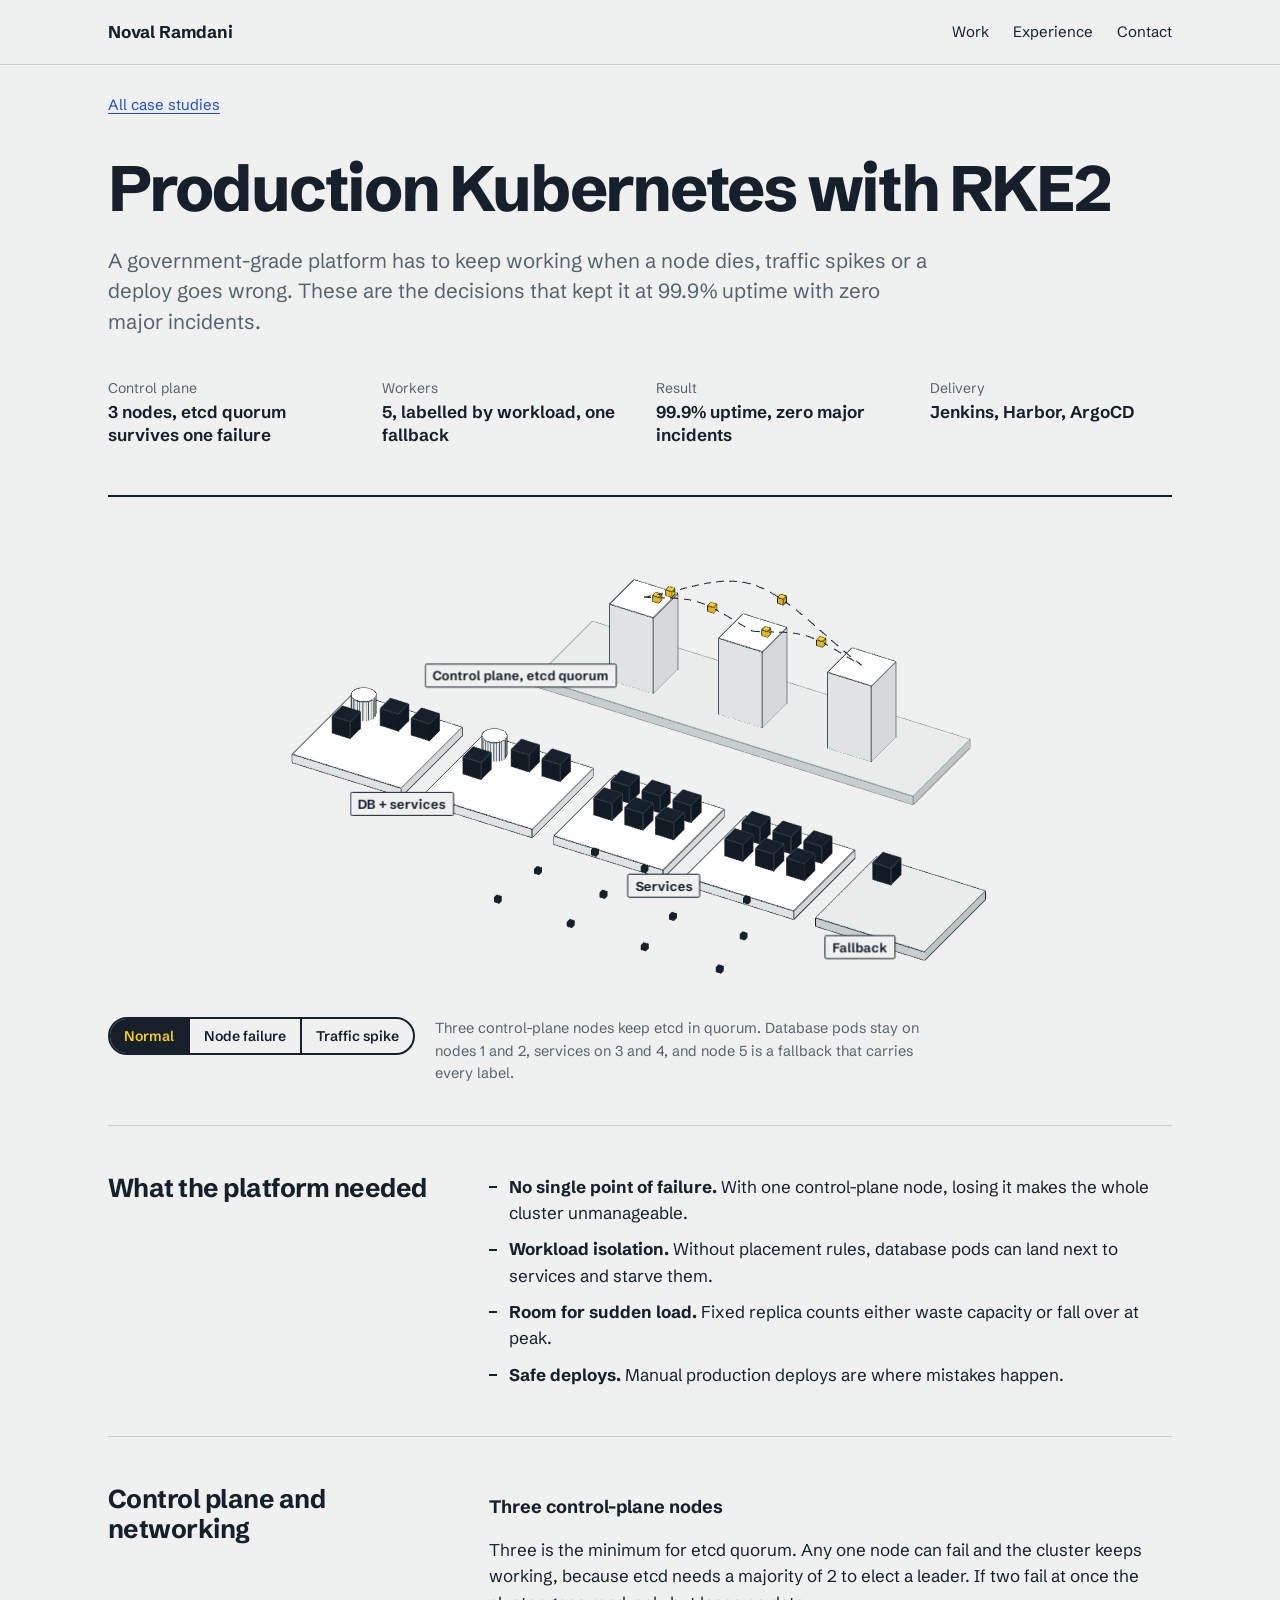
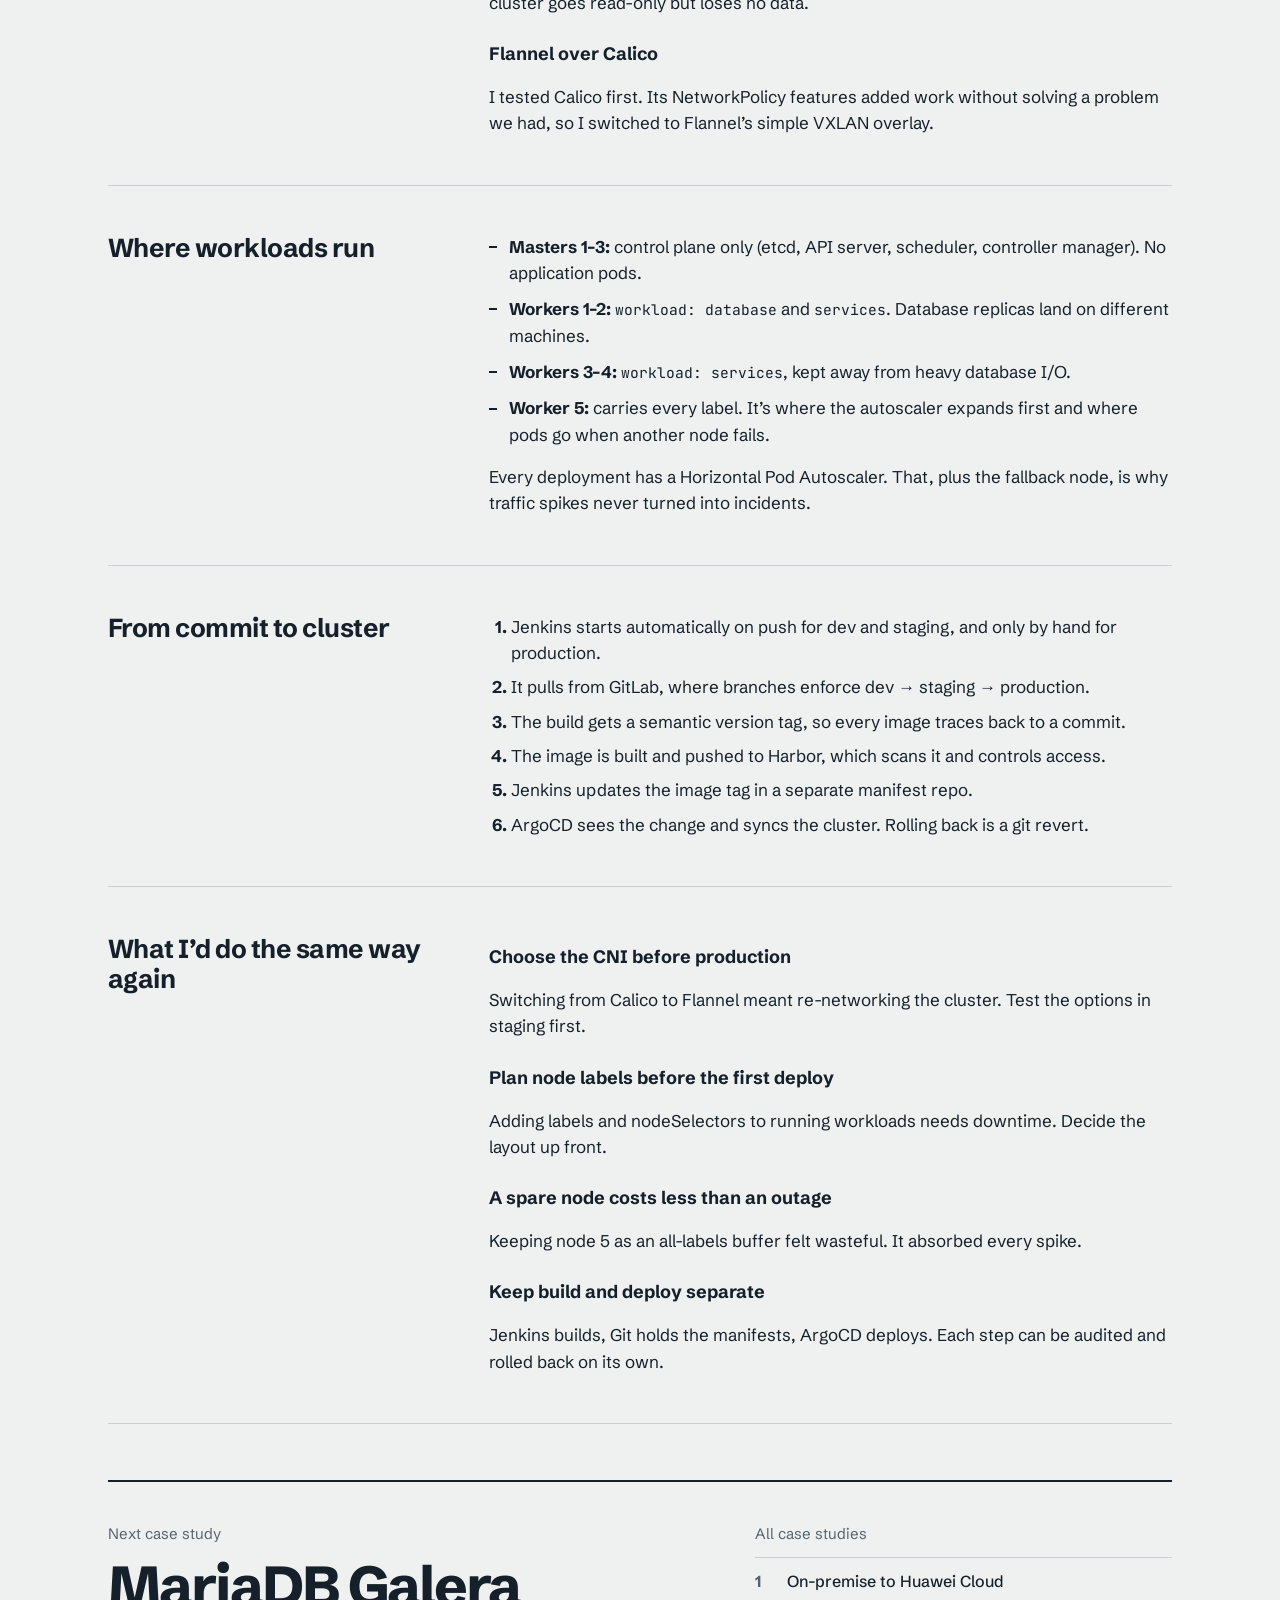
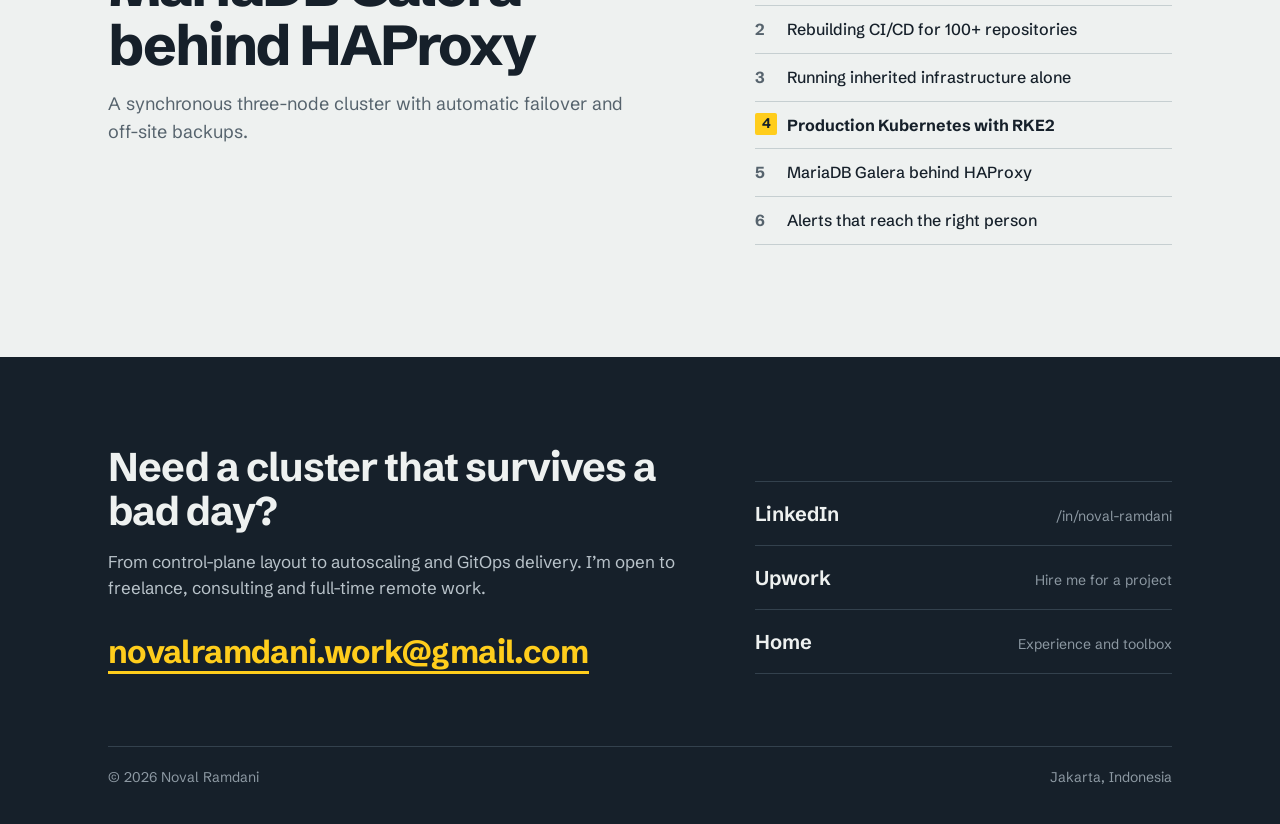
<file: case-k8s/index.html>
<!DOCTYPE html>
<html lang="en">
<head>
<meta charset="UTF-8">
<meta name="viewport" content="width=device-width, initial-scale=1.0">
<title>Production Kubernetes with RKE2 — Noval Ramdani</title>
<meta name="description" content="An HA RKE2 cluster for a government-grade platform: three-node control plane, workload-labelled workers, a fallback node and HPA. 99.9% uptime, zero major incidents.">
<meta property="og:type" content="article">
<meta property="og:url" content="https://noval-dev.vercel.app/case-k8s/">
<meta property="og:title" content="Production Kubernetes with RKE2 — case study by Noval Ramdani">
<meta property="og:description" content="An HA RKE2 cluster for a government-grade platform: three-node control plane, workload-labelled workers, a fallback node and HPA. 99.9% uptime, zero major incidents.">
<meta property="og:image" content="https://noval-dev.vercel.app/og-image.png">
<meta name="twitter:card" content="summary_large_image">
<meta name="theme-color" content="#eef1f0">
<link rel="icon" href="data:image/svg+xml,<svg xmlns='http://www.w3.org/2000/svg' viewBox='0 0 32 32'><rect width='32' height='32' rx='6' fill='%23ffcd1c'/><path d='M8 23V9h3l6 9V9h3v14h-3l-6-9v9z' fill='%2316202a'/></svg>">
<link rel="preload" href="../assets/fonts/schibsted-grotesk-latin-wght-normal.woff2" as="font" type="font/woff2" crossorigin>
<link rel="stylesheet" href="../assets/site.css">
</head>
<body>
<a class="skip" href="#main">Skip to content</a>
<header class="site-head">
  <div class="wrap">
    <a class="site-name" href="../index.html">Noval Ramdani</a>
    <nav class="site-nav" aria-label="Main">
      <a href="../index.html#work">Work</a>
      <a href="../index.html#experience">Experience</a>
      <a href="../index.html#contact">Contact</a>
    </nav>
  </div>
</header>
<main id="main" class="wrap">
  <p class="crumb"><a href="../index.html#work">All case studies</a></p>

  <section class="cs-hero">
    <h1 class="display">Production Kubernetes with RKE2</h1>
    <p class="lede">A government-grade platform has to keep working when a node dies, traffic spikes or a deploy goes wrong. These are the decisions that kept it at 99.9% uptime with zero major incidents.</p>
    <dl class="facts"><div><dt>Control plane</dt><dd>3 nodes, etcd quorum survives one failure</dd></div><div><dt>Workers</dt><dd>5, labelled by workload, one fallback</dd></div><div><dt>Result</dt><dd>99.9% uptime, zero major incidents</dd></div><div><dt>Delivery</dt><dd>Jenkins, Harbor, ArgoCD</dd></div></dl>
  </section>

  <section class="cs-stage stage" data-scene="k8s" data-az="28" aria-label="Interactive model: Show the cluster during">
    <div class="scene"></div>
    <div class="stage-bar">
      <div class="seg" role="group" aria-label="Show the cluster during"><button type="button" data-state="normal" aria-pressed="true" data-note="Three control-plane nodes keep etcd in quorum. Database pods stay on nodes 1 and 2, services on 3 and 4, and node 5 is a fallback that carries every label.">Normal</button><button type="button" data-state="failure" aria-pressed="false" data-note="A control-plane node and a worker go down. etcd still has 2 of 3, and the worker’s pods are rescheduled onto the fallback node.">Node failure</button><button type="button" data-state="spike" aria-pressed="false" data-note="Traffic jumps. The Horizontal Pod Autoscaler adds replicas, and the fallback node gives them room straight away.">Traffic spike</button></div>
      <p class="stage-note" data-note-out aria-live="polite"></p>
    </div>
  </section>

  <section class="prose" aria-labelledby="problem">
    <h2 id="problem">What the platform needed</h2>
    <div>
<ul class="dash"><li><strong>No single point of failure.</strong> With one control-plane node, losing it makes the whole cluster unmanageable.</li><li><strong>Workload isolation.</strong> Without placement rules, database pods can land next to services and starve them.</li><li><strong>Room for sudden load.</strong> Fixed replica counts either waste capacity or fall over at peak.</li><li><strong>Safe deploys.</strong> Manual production deploys are where mistakes happen.</li></ul>
    </div>
  </section>

  <section class="prose" aria-labelledby="cp">
    <h2 id="cp">Control plane and networking</h2>
    <div>
<h3>Three control-plane nodes</h3><p>Three is the minimum for etcd quorum. Any one node can fail and the cluster keeps working, because etcd needs a majority of 2 to elect a leader. If two fail at once the cluster goes read-only but loses no data.</p>
<h3>Flannel over Calico</h3><p>I tested Calico first. Its NetworkPolicy features added work without solving a problem we had, so I switched to Flannel’s simple VXLAN overlay.</p>
    </div>
  </section>

  <section class="prose" aria-labelledby="labels">
    <h2 id="labels">Where workloads run</h2>
    <div>
<ul class="dash"><li><strong>Masters 1–3:</strong> control plane only (etcd, API server, scheduler, controller manager). No application pods.</li><li><strong>Workers 1–2:</strong> <code>workload: database</code> and <code>services</code>. Database replicas land on different machines.</li><li><strong>Workers 3–4:</strong> <code>workload: services</code>, kept away from heavy database I/O.</li><li><strong>Worker 5:</strong> carries every label. It’s where the autoscaler expands first and where pods go when another node fails.</li></ul><p>Every deployment has a Horizontal Pod Autoscaler. That, plus the fallback node, is why traffic spikes never turned into incidents.</p>
    </div>
  </section>

  <section class="prose" aria-labelledby="pipeline">
    <h2 id="pipeline">From commit to cluster</h2>
    <div>
<ol class="steps"><li>Jenkins starts automatically on push for dev and staging, and only by hand for production.</li><li>It pulls from GitLab, where branches enforce dev → staging → production.</li><li>The build gets a semantic version tag, so every image traces back to a commit.</li><li>The image is built and pushed to Harbor, which scans it and controls access.</li><li>Jenkins updates the image tag in a separate manifest repo.</li><li>ArgoCD sees the change and syncs the cluster. Rolling back is a git revert.</li></ol>
    </div>
  </section>

  <section class="prose" aria-labelledby="lessons">
    <h2 id="lessons">What I’d do the same way again</h2>
    <div>
<h3>Choose the CNI before production</h3><p>Switching from Calico to Flannel meant re-networking the cluster. Test the options in staging first.</p>
<h3>Plan node labels before the first deploy</h3><p>Adding labels and nodeSelectors to running workloads needs downtime. Decide the layout up front.</p>
<h3>A spare node costs less than an outage</h3><p>Keeping node 5 as an all-labels buffer felt wasteful. It absorbed every spike.</p>
<h3>Keep build and deploy separate</h3><p>Jenkins builds, Git holds the manifests, ArgoCD deploys. Each step can be audited and rolled back on its own.</p>
    </div>
  </section>

<section class="case-end" aria-label="More case studies">
    <div>
      <p class="next-label">Next case study</p>
      <a class="next-link" href="../case-galera/index.html">
        <strong>MariaDB Galera behind HAProxy</strong>
        <span>A synchronous three-node cluster with automatic failover and off-site backups.</span>
      </a>
    </div>
    <nav aria-label="All case studies">
      <p class="next-label">All case studies</p>
      <ol class="case-index"><li><a href="../case-huawei/index.html">On-premise to Huawei Cloud</a></li><li><a href="../case-cicd/index.html">Rebuilding CI/CD for 100+ repositories</a></li><li><a href="../case-ops/index.html">Running inherited infrastructure alone</a></li><li><a href="../case-k8s/index.html" aria-current="page">Production Kubernetes with RKE2</a></li><li><a href="../case-galera/index.html">MariaDB Galera behind HAProxy</a></li><li><a href="../case-monitoring/index.html">Alerts that reach the right person</a></li></ol>
    </nav>
  </section>

</main>

<footer class="cs-contact">
  <div class="wrap">
    <div class="cs-contact-grid">
      <div>
        <h2 class="h2">Need a cluster that survives a bad day?</h2>
        <p>From control-plane layout to autoscaling and GitOps delivery. I’m open to freelance, consulting and full-time remote work.</p>
        <a class="contact-mail" href="mailto:novalramdani.work@gmail.com?subject=Hi%20Noval">novalramdani.work@gmail.com</a>
      </div>
      <ul class="cs-links">
        <li><a href="https://linkedin.com/in/noval-ramdani" target="_blank" rel="noopener"><b>LinkedIn</b><span>/in/noval-ramdani</span></a></li>
        <li><a href="https://www.upwork.com/freelancers/~01270d3c2bfab0e216?mp_source=share" target="_blank" rel="noopener"><b>Upwork</b><span>Hire me for a project</span></a></li>
        <li><a href="../index.html"><b>Home</b><span>Experience and toolbox</span></a></li>
      </ul>
    </div>
    <div class="foot"><span>© 2026 Noval Ramdani</span><span>Jakarta, Indonesia</span></div>
  </div>
</footer>
<script src="../assets/scenes.js" defer></script>
</body>
</html>
</file>
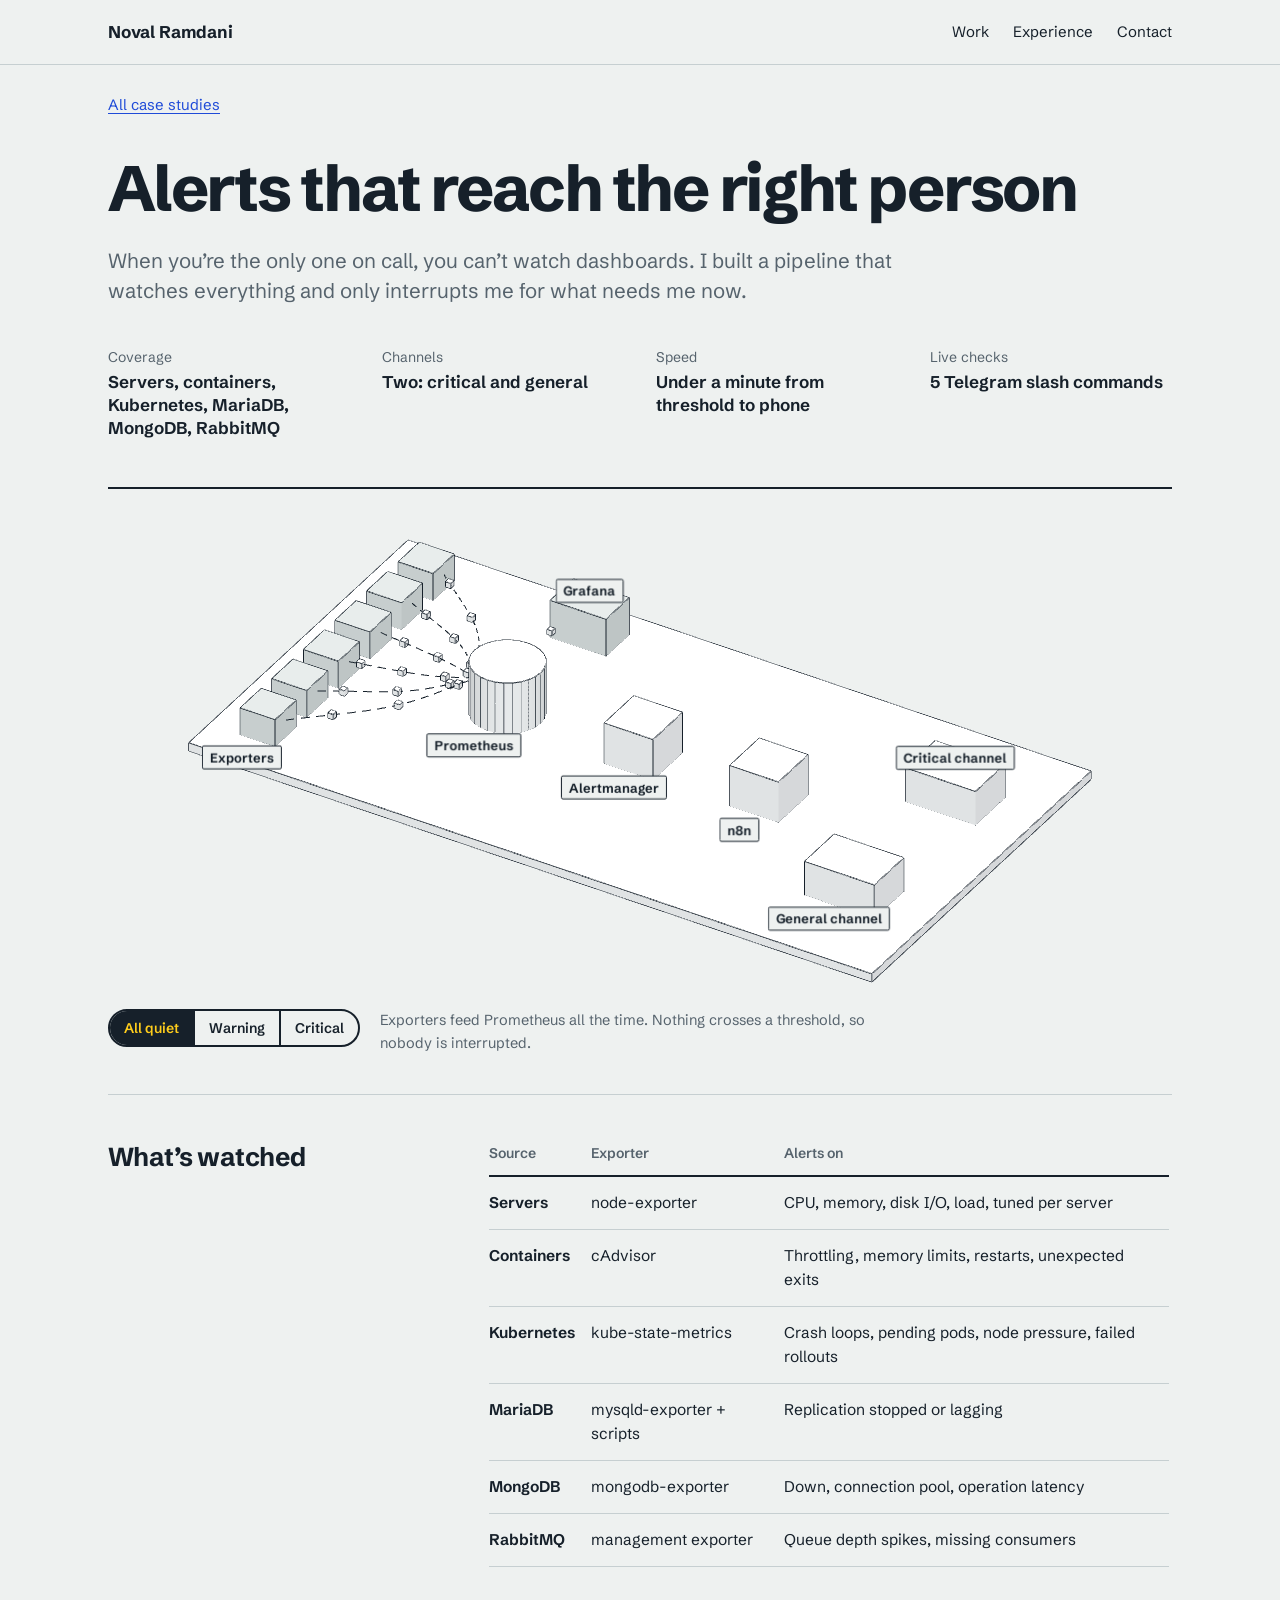
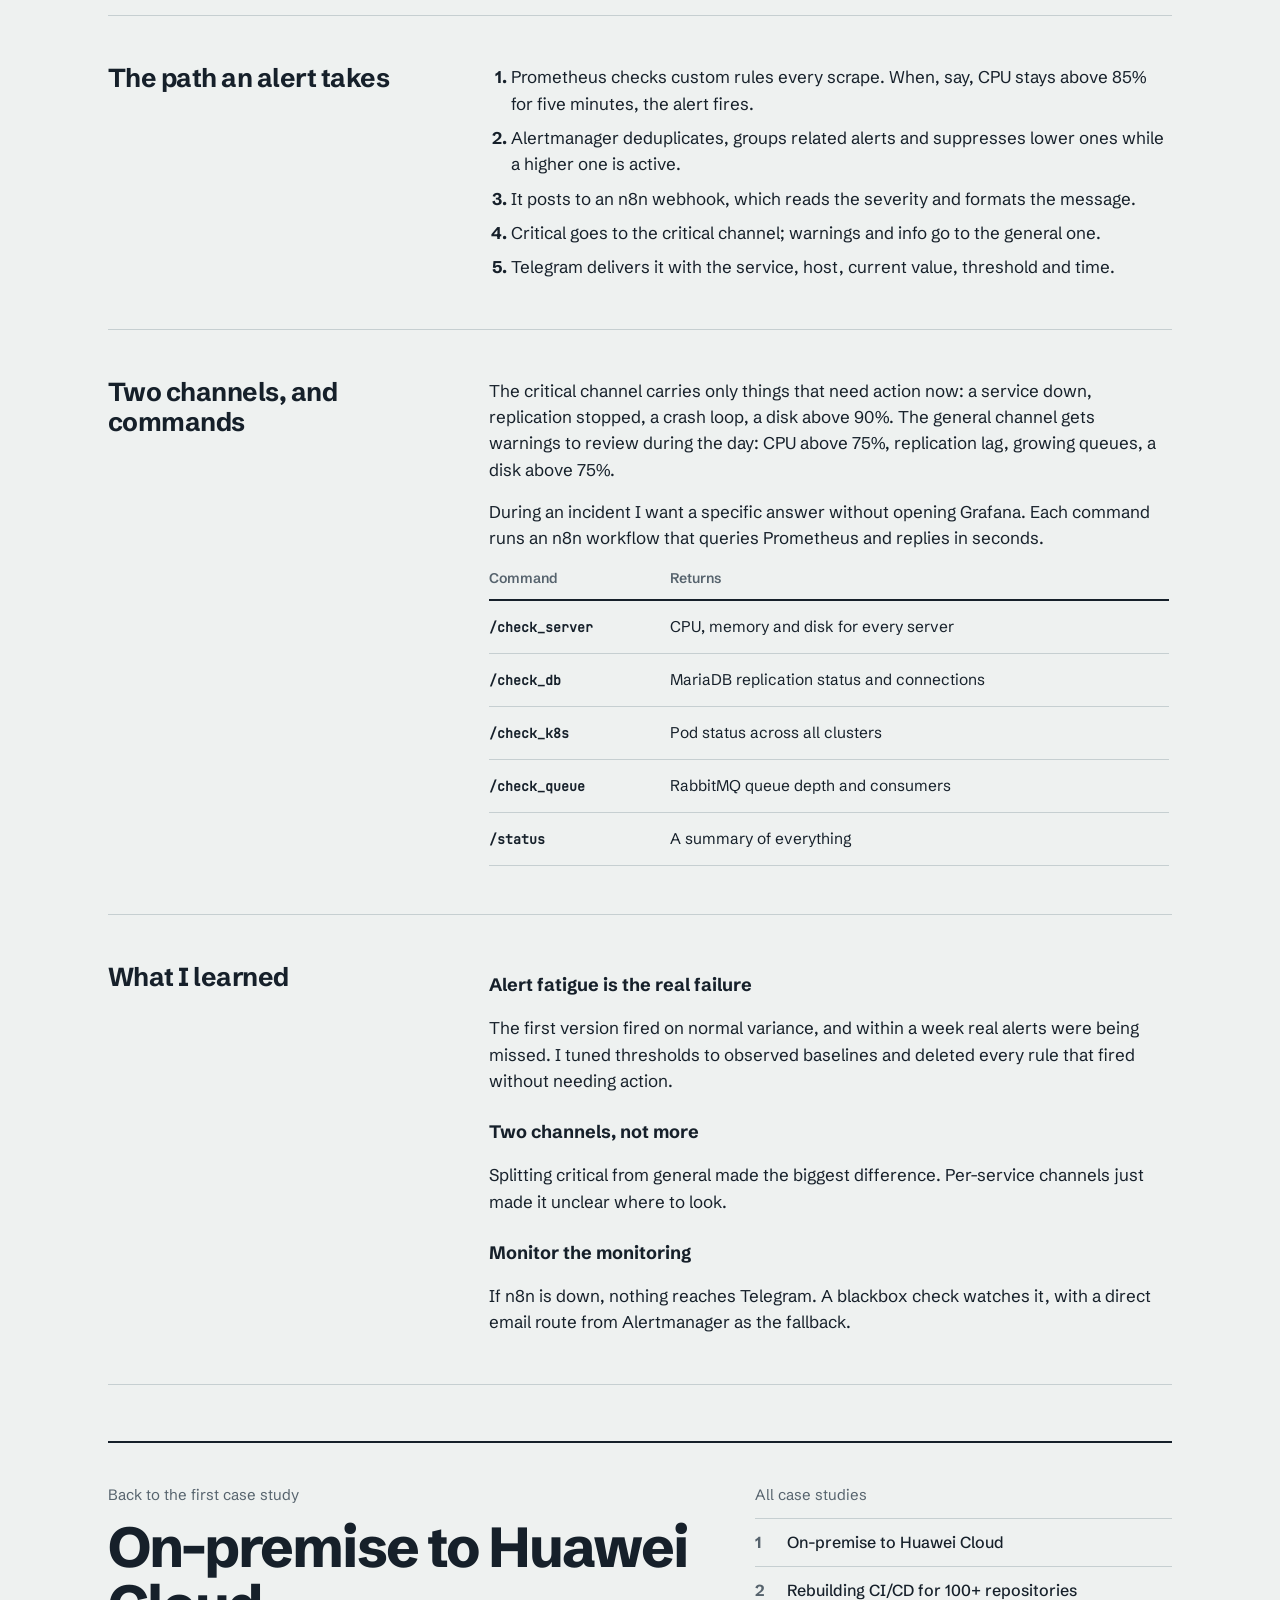
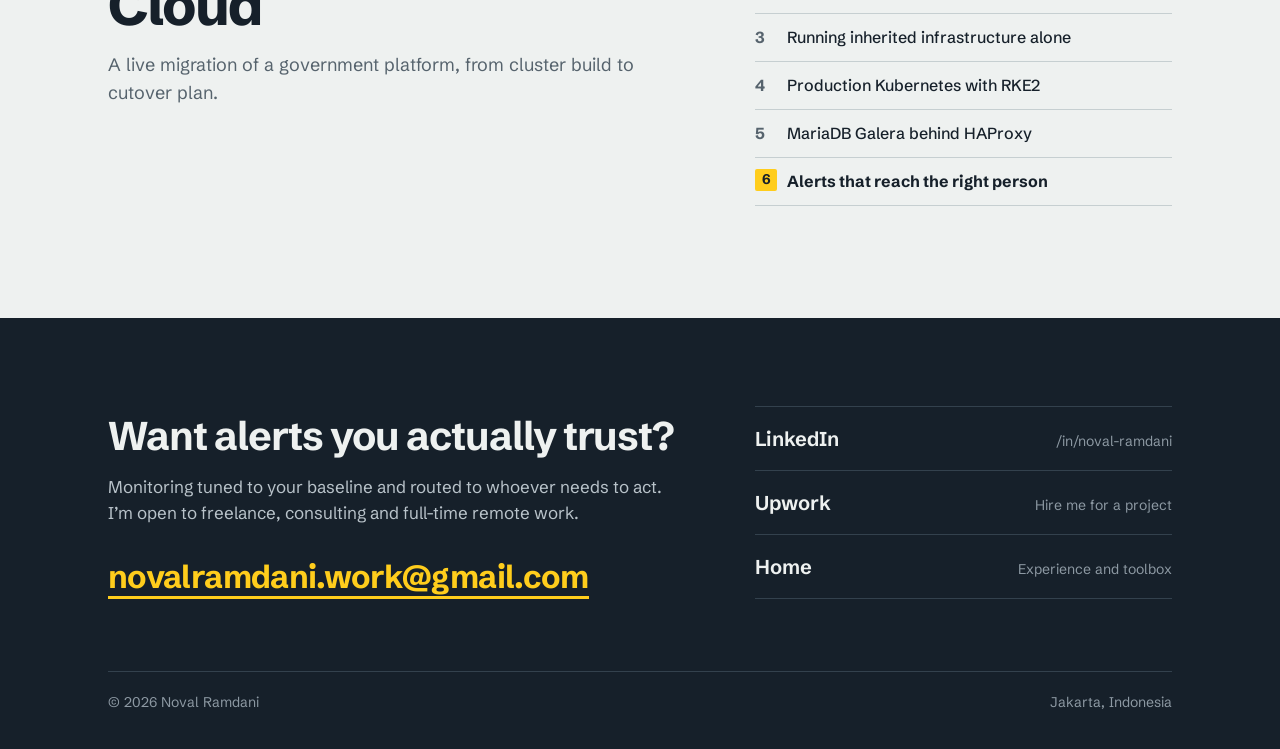
<file: case-monitoring/index.html>
<!DOCTYPE html>
<html lang="en">
<head>
<meta charset="UTF-8">
<meta name="viewport" content="width=device-width, initial-scale=1.0">
<title>Alerts that reach the right person — Noval Ramdani</title>
<meta name="description" content="A monitoring pipeline from Prometheus to Telegram: custom thresholds across six service types, severity routing through n8n, and slash commands for live checks.">
<meta property="og:type" content="article">
<meta property="og:url" content="https://noval-dev.vercel.app/case-monitoring/">
<meta property="og:title" content="Alerts that reach the right person — case study by Noval Ramdani">
<meta property="og:description" content="A monitoring pipeline from Prometheus to Telegram: custom thresholds across six service types, severity routing through n8n, and slash commands for live checks.">
<meta property="og:image" content="https://noval-dev.vercel.app/og-image.png">
<meta name="twitter:card" content="summary_large_image">
<meta name="theme-color" content="#eef1f0">
<link rel="icon" href="data:image/svg+xml,<svg xmlns='http://www.w3.org/2000/svg' viewBox='0 0 32 32'><rect width='32' height='32' rx='6' fill='%23ffcd1c'/><path d='M8 23V9h3l6 9V9h3v14h-3l-6-9v9z' fill='%2316202a'/></svg>">
<link rel="preload" href="../assets/fonts/schibsted-grotesk-latin-wght-normal.woff2" as="font" type="font/woff2" crossorigin>
<link rel="stylesheet" href="../assets/site.css">
</head>
<body>
<a class="skip" href="#main">Skip to content</a>
<header class="site-head">
  <div class="wrap">
    <a class="site-name" href="../index.html">Noval Ramdani</a>
    <nav class="site-nav" aria-label="Main">
      <a href="../index.html#work">Work</a>
      <a href="../index.html#experience">Experience</a>
      <a href="../index.html#contact">Contact</a>
    </nav>
  </div>
</header>
<main id="main" class="wrap">
  <p class="crumb"><a href="../index.html#work">All case studies</a></p>

  <section class="cs-hero">
    <h1 class="display">Alerts that reach the right person</h1>
    <p class="lede">When you’re the only one on call, you can’t watch dashboards. I built a pipeline that watches everything and only interrupts me for what needs me now.</p>
    <dl class="facts"><div><dt>Coverage</dt><dd>Servers, containers, Kubernetes, MariaDB, MongoDB, RabbitMQ</dd></div><div><dt>Channels</dt><dd>Two: critical and general</dd></div><div><dt>Speed</dt><dd>Under a minute from threshold to phone</dd></div><div><dt>Live checks</dt><dd>5 Telegram slash commands</dd></div></dl>
  </section>

  <section class="cs-stage stage" data-scene="monitoring" data-az="30" aria-label="Interactive model: Show the pipeline when">
    <div class="scene"></div>
    <div class="stage-bar">
      <div class="seg" role="group" aria-label="Show the pipeline when"><button type="button" data-state="quiet" aria-pressed="true" data-note="Exporters feed Prometheus all the time. Nothing crosses a threshold, so nobody is interrupted.">All quiet</button><button type="button" data-state="warning" aria-pressed="false" data-note="A warning, such as replication lag. Alertmanager deduplicates it, n8n formats it and posts it to the general channel for review during the day.">Warning</button><button type="button" data-state="critical" aria-pressed="false" data-note="Something is down. The same path routes it to the critical channel, which only ever carries alerts that need action now.">Critical</button></div>
      <p class="stage-note" data-note-out aria-live="polite"></p>
    </div>
  </section>

  <section class="prose" aria-labelledby="watched">
    <h2 id="watched">What’s watched</h2>
    <div>
<table class="ledger"><thead><tr><th scope="col">Source</th><th scope="col">Exporter</th><th scope="col">Alerts on</th></tr></thead><tbody><tr><td>Servers</td><td>node-exporter</td><td>CPU, memory, disk I/O, load, tuned per server</td></tr><tr><td>Containers</td><td>cAdvisor</td><td>Throttling, memory limits, restarts, unexpected exits</td></tr><tr><td>Kubernetes</td><td>kube-state-metrics</td><td>Crash loops, pending pods, node pressure, failed rollouts</td></tr><tr><td>MariaDB</td><td>mysqld-exporter + scripts</td><td>Replication stopped or lagging</td></tr><tr><td>MongoDB</td><td>mongodb-exporter</td><td>Down, connection pool, operation latency</td></tr><tr><td>RabbitMQ</td><td>management exporter</td><td>Queue depth spikes, missing consumers</td></tr></tbody></table>
    </div>
  </section>

  <section class="prose" aria-labelledby="path">
    <h2 id="path">The path an alert takes</h2>
    <div>
<ol class="steps"><li>Prometheus checks custom rules every scrape. When, say, CPU stays above 85% for five minutes, the alert fires.</li><li>Alertmanager deduplicates, groups related alerts and suppresses lower ones while a higher one is active.</li><li>It posts to an n8n webhook, which reads the severity and formats the message.</li><li>Critical goes to the critical channel; warnings and info go to the general one.</li><li>Telegram delivers it with the service, host, current value, threshold and time.</li></ol>
    </div>
  </section>

  <section class="prose" aria-labelledby="channels">
    <h2 id="channels">Two channels, and commands</h2>
    <div>

      <p>The critical channel carries only things that need action now: a service down, replication stopped, a crash loop, a disk above 90%. The general channel gets warnings to review during the day: CPU above 75%, replication lag, growing queues, a disk above 75%.</p>
      <p>During an incident I want a specific answer without opening Grafana. Each command runs an n8n workflow that queries Prometheus and replies in seconds.</p>
      <table class="ledger"><thead><tr><th scope="col">Command</th><th scope="col">Returns</th></tr></thead><tbody><tr><td><code>/check_server</code></td><td>CPU, memory and disk for every server</td></tr><tr><td><code>/check_db</code></td><td>MariaDB replication status and connections</td></tr><tr><td><code>/check_k8s</code></td><td>Pod status across all clusters</td></tr><tr><td><code>/check_queue</code></td><td>RabbitMQ queue depth and consumers</td></tr><tr><td><code>/status</code></td><td>A summary of everything</td></tr></tbody></table>
    </div>
  </section>

  <section class="prose" aria-labelledby="lessons">
    <h2 id="lessons">What I learned</h2>
    <div>
<h3>Alert fatigue is the real failure</h3><p>The first version fired on normal variance, and within a week real alerts were being missed. I tuned thresholds to observed baselines and deleted every rule that fired without needing action.</p>
<h3>Two channels, not more</h3><p>Splitting critical from general made the biggest difference. Per-service channels just made it unclear where to look.</p>
<h3>Monitor the monitoring</h3><p>If n8n is down, nothing reaches Telegram. A blackbox check watches it, with a direct email route from Alertmanager as the fallback.</p>
    </div>
  </section>

<section class="case-end" aria-label="More case studies">
    <div>
      <p class="next-label">Back to the first case study</p>
      <a class="next-link" href="../case-huawei/index.html">
        <strong>On-premise to Huawei Cloud</strong>
        <span>A live migration of a government platform, from cluster build to cutover plan.</span>
      </a>
    </div>
    <nav aria-label="All case studies">
      <p class="next-label">All case studies</p>
      <ol class="case-index"><li><a href="../case-huawei/index.html">On-premise to Huawei Cloud</a></li><li><a href="../case-cicd/index.html">Rebuilding CI/CD for 100+ repositories</a></li><li><a href="../case-ops/index.html">Running inherited infrastructure alone</a></li><li><a href="../case-k8s/index.html">Production Kubernetes with RKE2</a></li><li><a href="../case-galera/index.html">MariaDB Galera behind HAProxy</a></li><li><a href="../case-monitoring/index.html" aria-current="page">Alerts that reach the right person</a></li></ol>
    </nav>
  </section>

</main>

<footer class="cs-contact">
  <div class="wrap">
    <div class="cs-contact-grid">
      <div>
        <h2 class="h2">Want alerts you actually trust?</h2>
        <p>Monitoring tuned to your baseline and routed to whoever needs to act. I’m open to freelance, consulting and full-time remote work.</p>
        <a class="contact-mail" href="mailto:novalramdani.work@gmail.com?subject=Hi%20Noval">novalramdani.work@gmail.com</a>
      </div>
      <ul class="cs-links">
        <li><a href="https://linkedin.com/in/noval-ramdani" target="_blank" rel="noopener"><b>LinkedIn</b><span>/in/noval-ramdani</span></a></li>
        <li><a href="https://www.upwork.com/freelancers/~01270d3c2bfab0e216?mp_source=share" target="_blank" rel="noopener"><b>Upwork</b><span>Hire me for a project</span></a></li>
        <li><a href="../index.html"><b>Home</b><span>Experience and toolbox</span></a></li>
      </ul>
    </div>
    <div class="foot"><span>© 2026 Noval Ramdani</span><span>Jakarta, Indonesia</span></div>
  </div>
</footer>
<script src="../assets/scenes.js" defer></script>
</body>
</html>
</file>
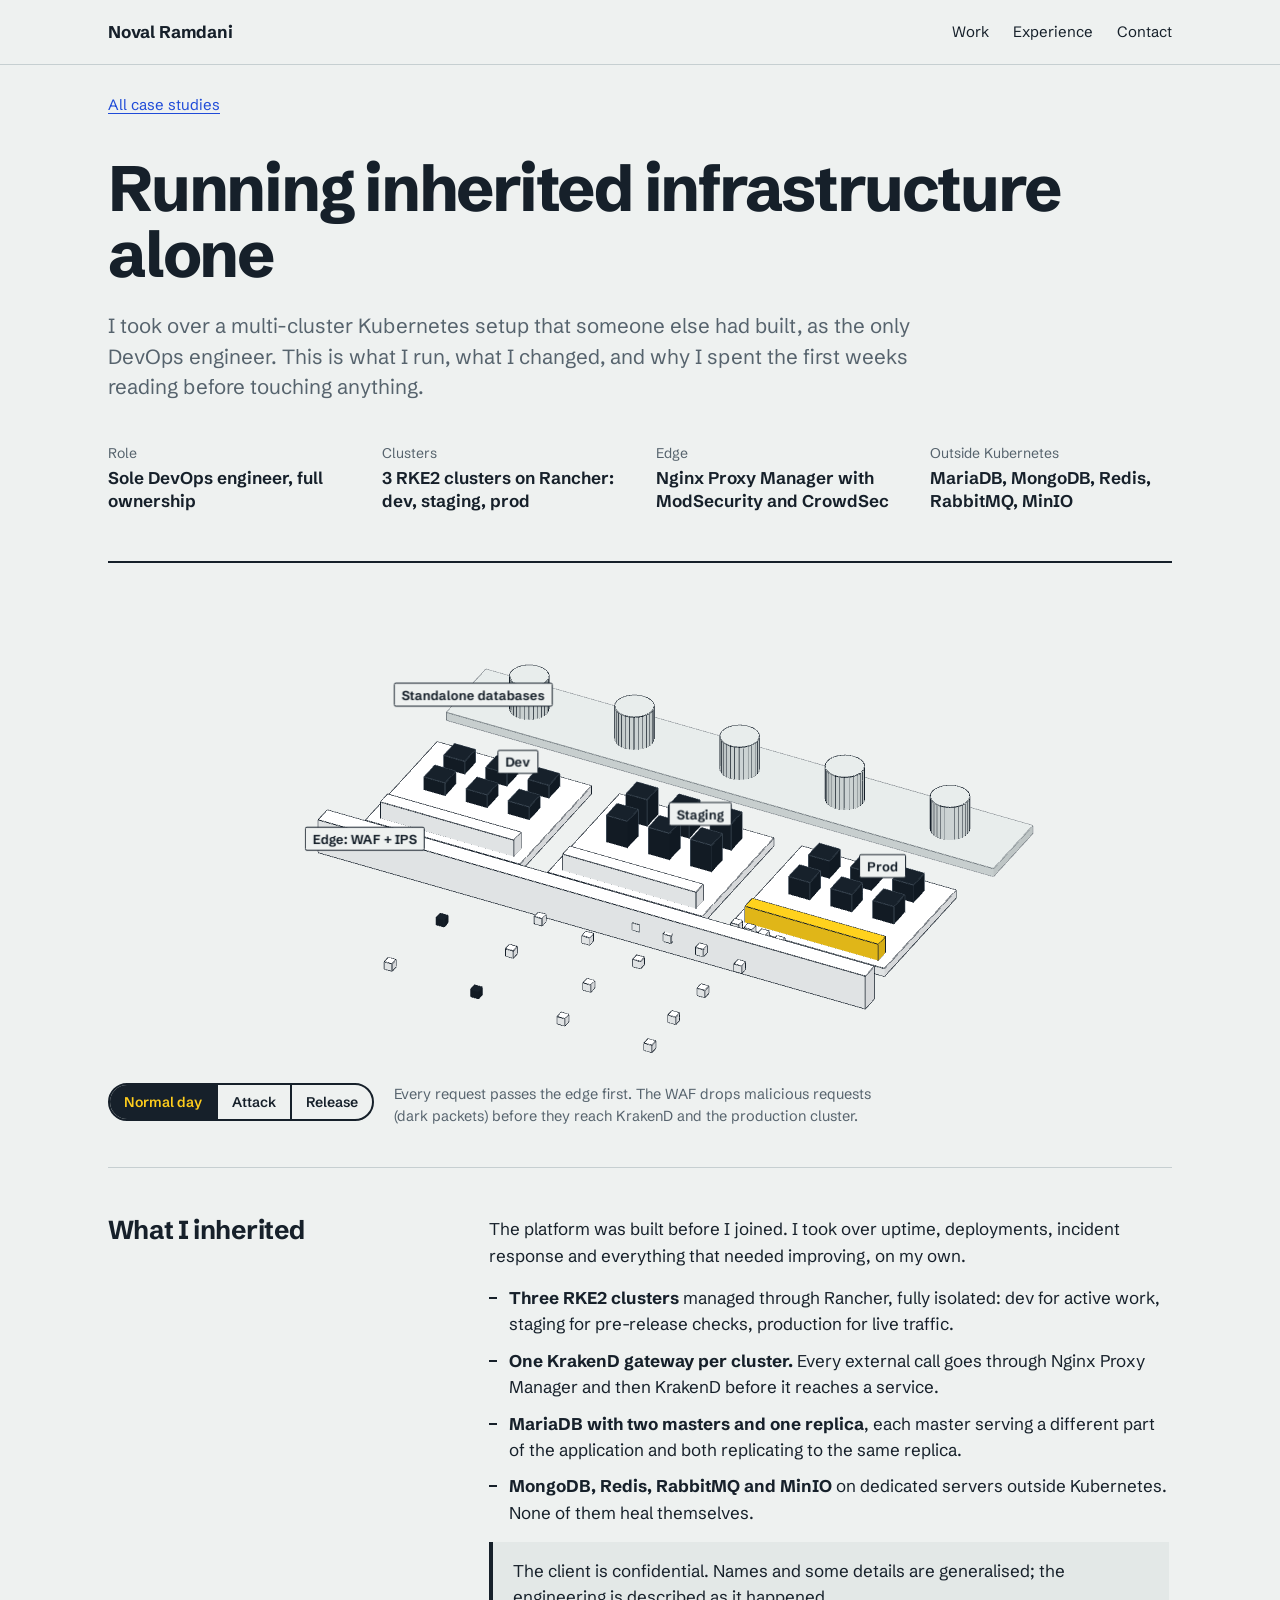
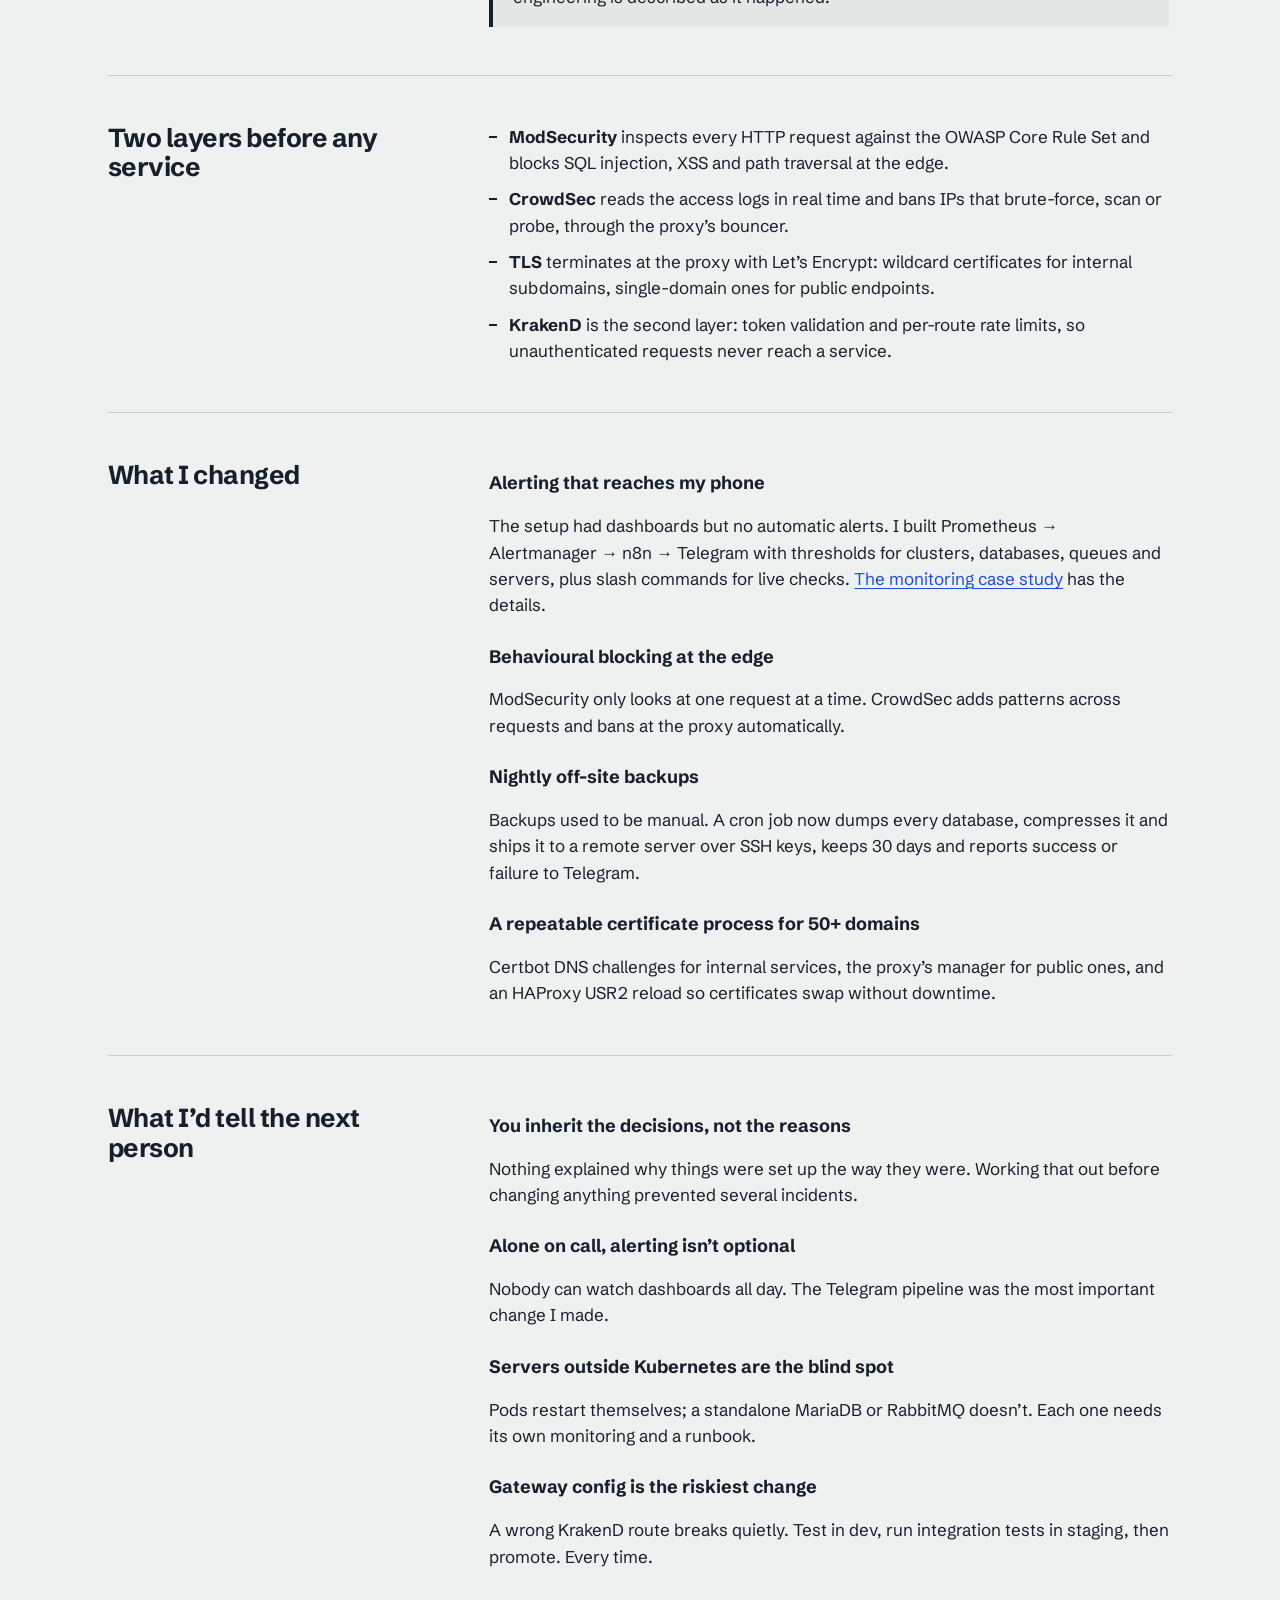
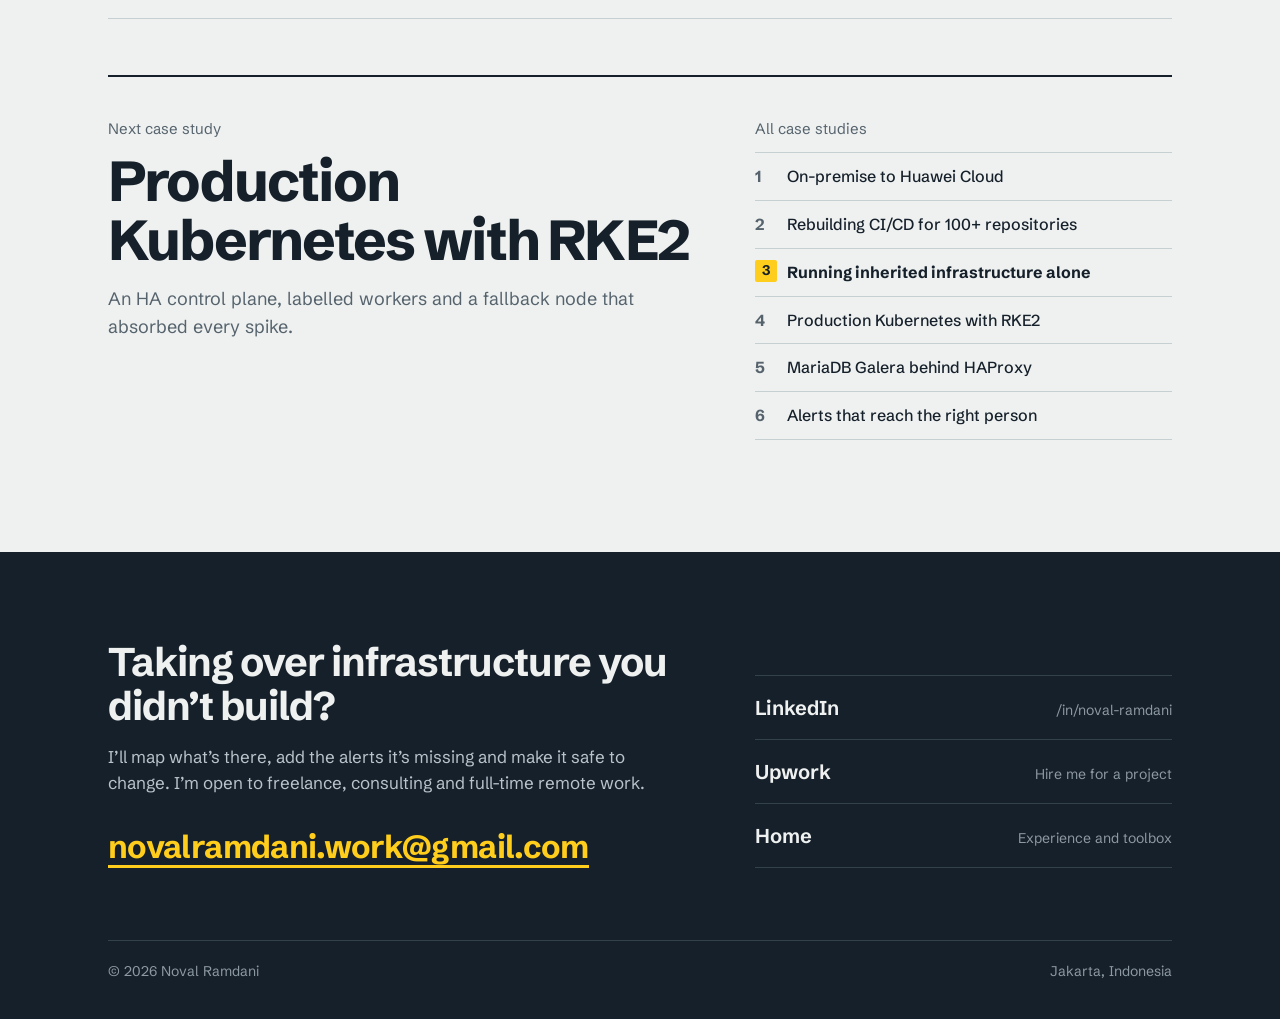
<file: case-ops/index.html>
<!DOCTYPE html>
<html lang="en">
<head>
<meta charset="UTF-8">
<meta name="viewport" content="width=device-width, initial-scale=1.0">
<title>Running inherited infrastructure alone — Noval Ramdani</title>
<meta name="description" content="Taking over three RKE2 clusters, per-environment KrakenD gateways, a WAF/IPS edge and five standalone data services as the sole DevOps engineer.">
<meta property="og:type" content="article">
<meta property="og:url" content="https://noval-dev.vercel.app/case-ops/">
<meta property="og:title" content="Running inherited infrastructure alone — case study by Noval Ramdani">
<meta property="og:description" content="Taking over three RKE2 clusters, per-environment KrakenD gateways, a WAF/IPS edge and five standalone data services as the sole DevOps engineer.">
<meta property="og:image" content="https://noval-dev.vercel.app/og-image.png">
<meta name="twitter:card" content="summary_large_image">
<meta name="theme-color" content="#eef1f0">
<link rel="icon" href="data:image/svg+xml,<svg xmlns='http://www.w3.org/2000/svg' viewBox='0 0 32 32'><rect width='32' height='32' rx='6' fill='%23ffcd1c'/><path d='M8 23V9h3l6 9V9h3v14h-3l-6-9v9z' fill='%2316202a'/></svg>">
<link rel="preload" href="../assets/fonts/schibsted-grotesk-latin-wght-normal.woff2" as="font" type="font/woff2" crossorigin>
<link rel="stylesheet" href="../assets/site.css">
</head>
<body>
<a class="skip" href="#main">Skip to content</a>
<header class="site-head">
  <div class="wrap">
    <a class="site-name" href="../index.html">Noval Ramdani</a>
    <nav class="site-nav" aria-label="Main">
      <a href="../index.html#work">Work</a>
      <a href="../index.html#experience">Experience</a>
      <a href="../index.html#contact">Contact</a>
    </nav>
  </div>
</header>
<main id="main" class="wrap">
  <p class="crumb"><a href="../index.html#work">All case studies</a></p>

  <section class="cs-hero">
    <h1 class="display">Running inherited infrastructure alone</h1>
    <p class="lede">I took over a multi-cluster Kubernetes setup that someone else had built, as the only DevOps engineer. This is what I run, what I changed, and why I spent the first weeks reading before touching anything.</p>
    <dl class="facts"><div><dt>Role</dt><dd>Sole DevOps engineer, full ownership</dd></div><div><dt>Clusters</dt><dd>3 RKE2 clusters on Rancher: dev, staging, prod</dd></div><div><dt>Edge</dt><dd>Nginx Proxy Manager with ModSecurity and CrowdSec</dd></div><div><dt>Outside Kubernetes</dt><dd>MariaDB, MongoDB, Redis, RabbitMQ, MinIO</dd></div></dl>
  </section>

  <section class="cs-stage stage" data-scene="ops" data-az="26" aria-label="Interactive model: Show the platform during">
    <div class="scene"></div>
    <div class="stage-bar">
      <div class="seg" role="group" aria-label="Show the platform during"><button type="button" data-state="traffic" aria-pressed="true" data-note="Every request passes the edge first. The WAF drops malicious requests (dark packets) before they reach KrakenD and the production cluster.">Normal day</button><button type="button" data-state="attack" aria-pressed="false" data-note="Under attack. CrowdSec recognises the pattern across many requests and bans the source at the proxy, with no manual step.">Attack</button><button type="button" data-state="deploy" aria-pressed="false" data-note="A release. Dev and staging deploy automatically on every push; production waits for an explicit approval.">Release</button></div>
      <p class="stage-note" data-note-out aria-live="polite"></p>
    </div>
  </section>

  <section class="prose" aria-labelledby="inherited">
    <h2 id="inherited">What I inherited</h2>
    <div>

      <p>The platform was built before I joined. I took over uptime, deployments, incident response and everything that needed improving, on my own.</p>
      <ul class="dash"><li><strong>Three RKE2 clusters</strong> managed through Rancher, fully isolated: dev for active work, staging for pre-release checks, production for live traffic.</li><li><strong>One KrakenD gateway per cluster.</strong> Every external call goes through Nginx Proxy Manager and then KrakenD before it reaches a service.</li><li><strong>MariaDB with two masters and one replica</strong>, each master serving a different part of the application and both replicating to the same replica.</li><li><strong>MongoDB, Redis, RabbitMQ and MinIO</strong> on dedicated servers outside Kubernetes. None of them heal themselves.</li></ul>
      <p class="callout">The client is confidential. Names and some details are generalised; the engineering is described as it happened.</p>
    </div>
  </section>

  <section class="prose" aria-labelledby="security">
    <h2 id="security">Two layers before any service</h2>
    <div>
<ul class="dash"><li><strong>ModSecurity</strong> inspects every HTTP request against the OWASP Core Rule Set and blocks SQL injection, XSS and path traversal at the edge.</li><li><strong>CrowdSec</strong> reads the access logs in real time and bans IPs that brute-force, scan or probe, through the proxy’s bouncer.</li><li><strong>TLS</strong> terminates at the proxy with Let’s Encrypt: wildcard certificates for internal subdomains, single-domain ones for public endpoints.</li><li><strong>KrakenD</strong> is the second layer: token validation and per-route rate limits, so unauthenticated requests never reach a service.</li></ul>
    </div>
  </section>

  <section class="prose" aria-labelledby="changed">
    <h2 id="changed">What I changed</h2>
    <div>
<h3>Alerting that reaches my phone</h3><p>The setup had dashboards but no automatic alerts. I built Prometheus → Alertmanager → n8n → Telegram with thresholds for clusters, databases, queues and servers, plus slash commands for live checks. <a href="../case-monitoring/index.html">The monitoring case study</a> has the details.</p>
<h3>Behavioural blocking at the edge</h3><p>ModSecurity only looks at one request at a time. CrowdSec adds patterns across requests and bans at the proxy automatically.</p>
<h3>Nightly off-site backups</h3><p>Backups used to be manual. A cron job now dumps every database, compresses it and ships it to a remote server over SSH keys, keeps 30 days and reports success or failure to Telegram.</p>
<h3>A repeatable certificate process for 50+ domains</h3><p>Certbot DNS challenges for internal services, the proxy’s manager for public ones, and an HAProxy USR2 reload so certificates swap without downtime.</p>
    </div>
  </section>

  <section class="prose" aria-labelledby="lessons">
    <h2 id="lessons">What I’d tell the next person</h2>
    <div>
<h3>You inherit the decisions, not the reasons</h3><p>Nothing explained why things were set up the way they were. Working that out before changing anything prevented several incidents.</p>
<h3>Alone on call, alerting isn’t optional</h3><p>Nobody can watch dashboards all day. The Telegram pipeline was the most important change I made.</p>
<h3>Servers outside Kubernetes are the blind spot</h3><p>Pods restart themselves; a standalone MariaDB or RabbitMQ doesn’t. Each one needs its own monitoring and a runbook.</p>
<h3>Gateway config is the riskiest change</h3><p>A wrong KrakenD route breaks quietly. Test in dev, run integration tests in staging, then promote. Every time.</p>
    </div>
  </section>

<section class="case-end" aria-label="More case studies">
    <div>
      <p class="next-label">Next case study</p>
      <a class="next-link" href="../case-k8s/index.html">
        <strong>Production Kubernetes with RKE2</strong>
        <span>An HA control plane, labelled workers and a fallback node that absorbed every spike.</span>
      </a>
    </div>
    <nav aria-label="All case studies">
      <p class="next-label">All case studies</p>
      <ol class="case-index"><li><a href="../case-huawei/index.html">On-premise to Huawei Cloud</a></li><li><a href="../case-cicd/index.html">Rebuilding CI/CD for 100+ repositories</a></li><li><a href="../case-ops/index.html" aria-current="page">Running inherited infrastructure alone</a></li><li><a href="../case-k8s/index.html">Production Kubernetes with RKE2</a></li><li><a href="../case-galera/index.html">MariaDB Galera behind HAProxy</a></li><li><a href="../case-monitoring/index.html">Alerts that reach the right person</a></li></ol>
    </nav>
  </section>

</main>

<footer class="cs-contact">
  <div class="wrap">
    <div class="cs-contact-grid">
      <div>
        <h2 class="h2">Taking over infrastructure you didn’t build?</h2>
        <p>I’ll map what’s there, add the alerts it’s missing and make it safe to change. I’m open to freelance, consulting and full-time remote work.</p>
        <a class="contact-mail" href="mailto:novalramdani.work@gmail.com?subject=Hi%20Noval">novalramdani.work@gmail.com</a>
      </div>
      <ul class="cs-links">
        <li><a href="https://linkedin.com/in/noval-ramdani" target="_blank" rel="noopener"><b>LinkedIn</b><span>/in/noval-ramdani</span></a></li>
        <li><a href="https://www.upwork.com/freelancers/~01270d3c2bfab0e216?mp_source=share" target="_blank" rel="noopener"><b>Upwork</b><span>Hire me for a project</span></a></li>
        <li><a href="../index.html"><b>Home</b><span>Experience and toolbox</span></a></li>
      </ul>
    </div>
    <div class="foot"><span>© 2026 Noval Ramdani</span><span>Jakarta, Indonesia</span></div>
  </div>
</footer>
<script src="../assets/scenes.js" defer></script>
</body>
</html>
</file>
<file: assets/site.css>
/* Noval Ramdani — portfolio, 2026 redesign
   Concept: the change window. Cool paper, slate ink, hi-vis signal yellow
   reserved for the migration status band; cobalt for links and focus. */

@font-face {
  font-family: "Schibsted Grotesk";
  src: url("fonts/schibsted-grotesk-latin-wght-normal.woff2") format("woff2");
  font-weight: 400 900;
  font-display: swap;
}
@font-face {
  font-family: "JetBrains Mono";
  src: url("fonts/jetbrains-mono-latin-400-normal.woff2") format("woff2");
  font-weight: 400;
  font-display: swap;
}

:root {
  --paper:  #eef1f0;
  --paper-2:#e3e8e7;
  --ink:    #16202a;
  --muted:  #56636d;
  --line:   #c6cfd1;
  --signal: #ffcd1c;
  --cobalt: #1f4bd8;
  --sans: "Schibsted Grotesk", "Helvetica Neue", Arial, sans-serif;
  --mono: "JetBrains Mono", ui-monospace, Menlo, monospace;
  --wrap: 1160px;
  --gutter: clamp(20px, 4vw, 48px);
}

*, *::before, *::after { box-sizing: border-box; }
html { -webkit-text-size-adjust: 100%; scroll-behavior: smooth; }
@media (prefers-reduced-motion: reduce) {
  html { scroll-behavior: auto; }
  *, *::before, *::after { animation: none !important; transition: none !important; }
}
body {
  margin: 0;
  background: var(--paper);
  color: var(--ink);
  font-family: var(--sans);
  font-size: 17px;
  line-height: 1.55;
  font-feature-settings: "ss01", "tnum" 0;
  text-rendering: optimizeLegibility;
}
img { max-width: 100%; display: block; }
h1, h2, h3, h4, p, ol, ul, dl, dd, figure { margin: 0; }
ol, ul { padding: 0; list-style: none; }

a { color: var(--cobalt); text-decoration-thickness: 1px; text-underline-offset: 3px; }
a:hover { text-decoration-thickness: 2px; }
:focus-visible { outline: 3px solid var(--cobalt); outline-offset: 3px; border-radius: 2px; }
::selection { background: var(--signal); color: var(--ink); }

.wrap { max-width: var(--wrap); margin: 0 auto; padding: 0 var(--gutter); }
.skip { position: absolute; left: -999px; top: 8px; background: var(--ink); color: var(--paper); padding: 8px 12px; z-index: 10; }
.skip:focus { left: 8px; }

/* ── header ── */
.site-head { border-bottom: 1px solid var(--line); }
.site-head .wrap { display: flex; align-items: center; gap: 28px; min-height: 64px; }
.site-name { font-weight: 700; font-size: 17px; color: var(--ink); text-decoration: none; letter-spacing: -.01em; }
.site-nav { margin-left: auto; display: flex; gap: 24px; font-size: 15px; }
.site-nav a { color: var(--ink); text-decoration: none; }
.site-nav a:hover { color: var(--cobalt); }

/* ── type scale (1.333, perfect fourth) ── */
.display {
  font-size: clamp(38px, 5.6vw, 76px);
  line-height: 1.02;
  font-weight: 750;
  letter-spacing: -.035em;
}
.h2 { font-size: clamp(28px, 3.2vw, 40px); line-height: 1.1; font-weight: 700; letter-spacing: -.025em; }
.h3 { font-size: 22px; line-height: 1.25; font-weight: 650; letter-spacing: -.012em; }
.lede { font-size: clamp(18px, 1.6vw, 21px); line-height: 1.5; color: var(--muted); max-width: 40em; }
.small { font-size: 14px; color: var(--muted); }
code, .code { font-family: var(--mono); font-size: .86em; }

.section { padding: clamp(64px, 9vw, 120px) 0 0; }
.section-head { display: grid; grid-template-columns: minmax(0, 4fr) minmax(0, 8fr); gap: 24px 40px; align-items: end; margin-bottom: 40px; }
.section-head p { color: var(--muted); max-width: 36em; }

/* ── buttons ── */
.actions { display: flex; flex-wrap: wrap; gap: 12px; }
.btn {
  display: inline-flex; align-items: center; justify-content: center;
  min-height: 48px; padding: 0 22px;
  font: 600 16px/1 var(--sans);
  border-radius: 999px; text-decoration: none;
  border: 2px solid var(--ink); color: var(--ink); background: transparent;
  transition: background .15s, color .15s;
}
.btn:hover { background: var(--ink); color: var(--paper); }
.btn-solid { background: var(--ink); color: var(--paper); }
.btn-solid:hover { background: var(--cobalt); border-color: var(--cobalt); }

/* ── hero ── */
.hero { padding: clamp(40px, 6vw, 80px) 0 clamp(44px, 5vw, 64px); }
.hero-grid { display: grid; grid-template-columns: minmax(0, 1fr) 220px; gap: 48px; align-items: end; }
.hero .display { max-width: 13em; }
.hero .lede { margin-top: 28px; }
.hero .actions { margin-top: 36px; }
.portrait { width: 220px; }
.portrait img { width: 220px; height: 260px; object-fit: cover; object-position: 70% 80%; border-radius: 4px; filter: grayscale(.25) contrast(1.05); }
.portrait figcaption { font-size: 14px; color: var(--muted); margin-top: 10px; line-height: 1.4; }

/* ── the change window: migration status band ── */
.band { background: var(--signal); color: var(--ink); }
.band .wrap { padding-top: 40px; padding-bottom: 44px; }
.band-head { display: flex; flex-wrap: wrap; align-items: baseline; gap: 8px 24px; margin-bottom: 28px; }
.band-head h2 { font-size: 22px; font-weight: 700; letter-spacing: -.01em; }
.band-head p { font-size: 15px; }
.band-head a { color: var(--ink); font-weight: 600; margin-left: auto; }

.phases { display: grid; grid-template-columns: repeat(6, minmax(0, 1fr)); counter-reset: ph; }
.phase { position: relative; padding: 22px 18px 0 0; counter-increment: ph; }
.phase::before { /* the track */
  content: ""; position: absolute; left: 0; right: 0; top: 0; height: 6px;
  background: rgba(22,32,42,.18);
}
.phase.done::before { background: var(--ink); }
.phase.now::before { background: linear-gradient(90deg, var(--ink) 50%, rgba(22,32,42,.18) 50%); }
.phase .when { display: block; font-size: 14px; font-weight: 600; font-variant-numeric: tabular-nums; }
.phase h3 { font-size: 18px; font-weight: 700; line-height: 1.2; margin: 6px 0 8px; letter-spacing: -.01em; }
.phase h3::before { content: counter(ph) ". "; font-weight: 500; }
.phase p { font-size: 14.5px; line-height: 1.45; }
.phase.later { color: rgba(22,32,42,.72); }
.phase.now h3 { display: inline-block; background: var(--ink); color: var(--signal); padding: 2px 8px 3px; margin-left: -8px; border-radius: 2px; }
.phase .marker {
  position: absolute; top: -7px; left: 50%; width: 20px; height: 20px; margin-left: -10px;
  border-radius: 50%; background: var(--ink); border: 4px solid var(--signal);
  animation: pulse 2.4s ease-out infinite;
}
@keyframes pulse { 0% { box-shadow: 0 0 0 0 rgba(22,32,42,.45); } 70%, 100% { box-shadow: 0 0 0 14px rgba(22,32,42,0); } }

/* ── inside the migration: findings list ── */
.findings { border-top: 2px solid var(--ink); }
.finding { display: grid; grid-template-columns: minmax(0, 4fr) minmax(0, 8fr); gap: 12px 40px; padding: 28px 0; border-bottom: 1px solid var(--line); }
.finding p { max-width: 38em; }
.finding .fig { font-variant-numeric: tabular-nums; font-weight: 700; }

/* ── case study index ── */
.cases { border-top: 2px solid var(--ink); }
.case a {
  display: grid; grid-template-columns: minmax(0, 5fr) minmax(0, 5fr) minmax(0, 2fr);
  gap: 8px 32px; align-items: baseline; padding: 26px 0;
  border-bottom: 1px solid var(--line); color: var(--ink); text-decoration: none;
}
.case a:hover .h3 { color: var(--cobalt); text-decoration: underline; text-decoration-thickness: 2px; text-underline-offset: 4px; }
.case .what { color: var(--muted); font-size: 16px; }
.case .meta { text-align: right; font-size: 14px; color: var(--muted); font-variant-numeric: tabular-nums; }
.case .live { display: inline-block; background: var(--signal); color: var(--ink); font-weight: 600; padding: 1px 8px; border-radius: 2px; }

/* ── experience ── */
.jobs { display: grid; gap: 0; border-top: 2px solid var(--ink); }
.job { display: grid; grid-template-columns: minmax(0, 4fr) minmax(0, 8fr); gap: 16px 40px; padding: 32px 0; border-bottom: 1px solid var(--line); }
.job-org { display: flex; flex-direction: column; gap: 10px; }
.job-org img { height: 34px; width: auto; align-self: flex-start; }
.job-org .small { font-variant-numeric: tabular-nums; }
.job ul { display: grid; gap: 10px; max-width: 40em; }
.job ul li { padding-left: 20px; position: relative; }
.job ul li::before { content: ""; position: absolute; left: 0; top: .72em; width: 8px; height: 2px; background: var(--ink); }
.roles { display: grid; gap: 24px; border-left: 2px solid var(--ink); }
.role { position: relative; padding-left: 24px; }
.role::before { content: ""; position: absolute; left: -7px; top: .45em; width: 12px; height: 12px; border-radius: 50%; background: var(--paper); border: 2px solid var(--ink); }
.role:first-child::before { background: var(--ink); }
.role h3 { font-size: 19px; font-weight: 650; }
.role .small { margin: 2px 0 8px; font-variant-numeric: tabular-nums; }

/* ── toolbox, side work, principles ── */
.cols { display: grid; grid-template-columns: repeat(3, minmax(0, 1fr)); gap: 32px 40px; }
.cols h3 { font-size: 17px; font-weight: 700; margin-bottom: 6px; }
.cols p { color: var(--muted); font-size: 16px; }
.side { display: grid; grid-template-columns: repeat(2, minmax(0, 1fr)); gap: 0 40px; border-top: 2px solid var(--ink); }
.side article { padding: 24px 0; border-bottom: 1px solid var(--line); }
.side h3 { font-size: 19px; font-weight: 650; }
.side .small { margin: 2px 0 8px; }
.side p { font-size: 16px; color: var(--muted); max-width: 34em; }

/* ── contact ── */
.contact { margin-top: clamp(72px, 10vw, 128px); background: var(--ink); color: var(--paper); }
.contact .wrap { padding-top: clamp(56px, 8vw, 96px); padding-bottom: 40px; }
.contact .h2 { max-width: 18em; }
.contact p { color: #b9c3ca; max-width: 36em; margin-top: 16px; }
.contact-mail { display: inline-block; margin-top: 32px; font-size: clamp(24px, 3.4vw, 44px); font-weight: 700; letter-spacing: -.02em; color: var(--signal); text-decoration: none; border-bottom: 3px solid currentColor; line-height: 1.15; word-break: break-word; }
.contact-mail:hover { color: #fff; }
.contact-links { display: flex; flex-wrap: wrap; gap: 12px 28px; margin-top: 32px; }
.contact-links a { color: var(--paper); }
.contact :focus-visible { outline-color: var(--signal); }
.foot { display: flex; flex-wrap: wrap; gap: 8px 24px; justify-content: space-between; margin-top: 72px; padding-top: 20px; border-top: 1px solid #33414d; font-size: 14px; color: #8d99a3; }
.edu { display: flex; flex-wrap: wrap; gap: 8px 32px; }

/* ═══ case study pages ═══ */
.crumb { font-size: 15px; padding-top: 28px; }
.cs-hero { padding: 40px 0 48px; border-bottom: 2px solid var(--ink); }
.cs-hero .display { font-size: clamp(36px, 5vw, 64px); max-width: 16em; }
.cs-hero .lede { margin-top: 24px; }
.facts { display: grid; grid-template-columns: repeat(4, minmax(0, 1fr)); gap: 24px 32px; margin-top: 40px; }
.facts dt { font-size: 14px; color: var(--muted); }
.facts dd { font-weight: 650; font-size: 17px; line-height: 1.35; margin-top: 2px; }
.prose { display: grid; grid-template-columns: minmax(0, 4fr) minmax(0, 8fr); gap: 16px 40px; padding: 48px 0; border-bottom: 1px solid var(--line); }
.prose > div { max-width: 40em; display: grid; gap: 16px; }
.prose h2 { font-size: 26px; line-height: 1.15; font-weight: 700; letter-spacing: -.02em; }
.prose h3 { font-size: 18px; font-weight: 700; margin-top: 8px; }
.prose ul.dash { display: grid; gap: 10px; }
.prose ul.dash li { padding-left: 20px; position: relative; }
.prose ul.dash li::before { content: ""; position: absolute; left: 0; top: .72em; width: 8px; height: 2px; background: var(--ink); }
.callout { background: var(--paper-2); border-left: 4px solid var(--ink); padding: 16px 20px; }
pre.code-block { font-family: var(--mono); font-size: 14px; line-height: 1.6; background: var(--ink); color: #dfe6ea; padding: 18px 20px; border-radius: 4px; overflow-x: auto; margin: 0; }

/* planned vs actual table */
.ledger { width: 100%; border-collapse: collapse; font-size: 15.5px; }
.ledger th { text-align: left; font-weight: 600; font-size: 14px; color: var(--muted); padding: 0 16px 10px 0; border-bottom: 2px solid var(--ink); }
.ledger td { padding: 14px 16px 14px 0; border-bottom: 1px solid var(--line); vertical-align: top; }
.ledger td:first-child { font-weight: 650; }
.ledger .changed { background: var(--signal); padding: 0 4px; border-radius: 2px; font-weight: 600; font-size: 13px; white-space: nowrap; }

/* architecture diagram */
.diagram { margin-top: 8px; }
.diagram svg { width: 100%; height: auto; display: block; }

.next-prev { display: flex; justify-content: space-between; gap: 24px; padding: 40px 0 0; font-size: 16px; }

/* ── responsive ── */
@media (max-width: 900px) {
  .hero-grid { grid-template-columns: 1fr; }
  .portrait { display: flex; gap: 16px; align-items: center; width: auto; order: -1; }
  .portrait img { width: 72px; height: 72px; border-radius: 50%; object-position: 72% 85%; }
  .portrait figcaption { margin-top: 0; }
  .phases { grid-template-columns: 1fr; }
  .phase { padding: 0 0 22px 28px; }
  .phase::before { left: 0; right: auto; top: 0; bottom: 0; width: 6px; height: auto; }
  .phase.now::before { background: linear-gradient(180deg, var(--ink) 50%, rgba(22,32,42,.18) 50%); }
  .phase .marker { left: 3px; top: 2px; }
  .phase.now h3 { margin-left: 0; }
  .band-head a { margin-left: 0; }
  .section-head, .finding, .job, .prose { grid-template-columns: 1fr; }
  .case a { grid-template-columns: 1fr; }
  .case .meta { text-align: left; }
  .cols { grid-template-columns: 1fr 1fr; }
  .side { grid-template-columns: 1fr; }
  .facts { grid-template-columns: 1fr 1fr; }
  .site-nav { gap: 16px; font-size: 14px; }
}
@media (max-width: 560px) {
  body { font-size: 16px; }
  .cols { grid-template-columns: 1fr; }
  .site-nav .opt { display: none; }
  .ledger, .ledger tbody, .ledger tr, .ledger td { display: block; }
  .ledger thead { display: none; }
  .ledger tr { border-bottom: 1px solid var(--line); padding: 12px 0; }
  .ledger td { border: 0; padding: 2px 0; }
}

/* full-width figure inside a prose section */
.prose-fig .diagram { grid-column: 1 / -1; margin-top: 16px; overflow-x: auto; }
.prose-fig .diagram svg { min-width: 760px; }
.prose .wide { max-width: none; }
ol.steps { list-style: decimal; padding-left: 22px; display: grid; gap: 8px; }
ol.steps li::marker { font-weight: 700; }
.scroll-hint { display: none; font-size: 14px; color: var(--muted); margin-top: 8px; position: sticky; left: 0; }
@media (max-width: 900px) { .scroll-hint { display: block; } }

/* ═══ 3D hero (prototype) ═══ */
.hero-3d { padding-bottom: 32px; }
.hero3d-grid { display: grid; grid-template-columns: minmax(0, 5fr) minmax(0, 7fr); gap: 24px; align-items: center; }
.hero-3d .display { font-size: clamp(34px, 3.9vw, 56px); max-width: 12em; }
.hero-3d .lede { font-size: 18px; }
.byline { display: flex; align-items: center; gap: 12px; margin-top: 32px; font-size: 15px; color: var(--muted); }
.byline img { width: 44px; height: 44px; border-radius: 50%; object-fit: cover; object-position: 72% 85%; }
.stage { position: relative; }
.scene { position: relative; height: clamp(360px, 40vw, 540px); cursor: grab; overflow: hidden; }
.scene.grabbing { cursor: grabbing; }
.scene canvas { display: block; width: 100%; height: 100%; }
.scene-label { position: absolute; left: 0; top: 0; pointer-events: none; will-change: transform; }
.scene-label span { display: inline-block; transform: translate(-50%, -50%); white-space: nowrap; font-size: 13px; font-weight: 650; background: var(--paper); border: 1.5px solid var(--ink); border-radius: 2px; padding: 1px 7px; }
.stage-bar { display: flex; flex-wrap: wrap; align-items: flex-start; gap: 12px 20px; margin-top: 4px; }
.seg { display: inline-flex; border: 2px solid var(--ink); border-radius: 999px; overflow: hidden; flex-shrink: 0; }
.seg button { font: 600 14px/1 var(--sans); color: var(--ink); background: transparent; border: 0; padding: 10px 14px; cursor: pointer; }
.seg button + button { border-left: 2px solid var(--ink); }
.seg button[aria-pressed="true"] { background: var(--ink); color: var(--signal); }
.seg button:hover:not([aria-pressed="true"]) { background: var(--paper-2); }
.stage-note { font-size: 14.5px; color: var(--muted); flex: 1 1 240px; max-width: 34em; }
@media (max-width: 1000px) {
  .hero3d-grid { grid-template-columns: 1fr; }
  .scene { height: 320px; }
}
@media (max-width: 480px) {
  .seg button { padding: 10px 10px; font-size: 13px; }
}

/* case study stage */
.cs-stage { padding: 32px 0 40px; border-bottom: 1px solid var(--line); }
.cs-stage .scene { height: clamp(300px, 40vw, 480px); }
.cs-stage .stage-bar { margin-top: 8px; }
@media (max-width: 640px) {
  .cs-stage .scene { height: 400px; }
  .scene-label span { font-size: 11.5px; padding: 1px 5px; }
}

/* ═══ case study ending ═══ */
.case-end { display: grid; grid-template-columns: minmax(0, 7fr) minmax(0, 5fr); gap: 40px 64px; margin-top: 56px; padding-top: 40px; border-top: 2px solid var(--ink); }
.next-label { font-size: 15px; color: var(--muted); margin-bottom: 12px; }
.next-link { display: block; color: var(--ink); text-decoration: none; }
.next-link strong {
  display: inline; font-size: clamp(32px, 4.4vw, 58px); line-height: 1.04; font-weight: 750; letter-spacing: -.035em;
  background: linear-gradient(var(--signal), var(--signal)) no-repeat 0 92% / 0 .34em;
  transition: background-size .35s ease;
}
.next-link:hover strong, .next-link:focus-visible strong { background-size: 100% .34em; }
.next-link span { display: block; margin-top: 16px; font-size: 18px; color: var(--muted); max-width: 30em; }
.case-index { counter-reset: ci; border-top: 1px solid var(--line); }
.case-index li { counter-increment: ci; border-bottom: 1px solid var(--line); }
.case-index a { display: grid; grid-template-columns: 32px 1fr; padding: 11px 0; color: var(--ink); text-decoration: none; font-size: 16px; font-weight: 500; }
.case-index a::before { content: counter(ci); font-weight: 700; font-variant-numeric: tabular-nums; color: var(--muted); }
.case-index a:hover { color: var(--cobalt); }
.case-index a[aria-current="page"] { font-weight: 700; }
.case-index a[aria-current="page"]::before { content: counter(ci); color: var(--ink); background: var(--signal); width: 22px; height: 22px; border-radius: 2px; display: inline-grid; place-items: center; font-size: 14px; }

.cs-contact { margin-top: clamp(72px, 9vw, 112px); background: var(--ink); color: var(--paper); }
.cs-contact .wrap { padding-top: clamp(56px, 7vw, 88px); padding-bottom: 36px; }
.cs-contact-grid { display: grid; grid-template-columns: minmax(0, 7fr) minmax(0, 5fr); gap: 40px 64px; align-items: end; }
.cs-contact .h2 { max-width: 16em; }
.cs-contact p { color: #b9c3ca; max-width: 34em; margin-top: 16px; }
.cs-contact :focus-visible { outline-color: var(--signal); }
.cs-links { border-top: 1px solid #33414d; }
.cs-links li { border-bottom: 1px solid #33414d; }
.cs-links a { display: flex; justify-content: space-between; align-items: baseline; gap: 16px; padding: 16px 0; color: var(--paper); text-decoration: none; }
.cs-links b { font-size: 20px; font-weight: 650; }
.cs-links span { font-size: 14px; color: #8d99a3; text-align: right; }
.cs-links a:hover b { color: var(--signal); }
.cs-links a:hover span { color: var(--paper); }
@media (max-width: 900px) {
  .case-end, .cs-contact-grid { grid-template-columns: 1fr; }
}
.contact-mail { white-space: nowrap; word-break: normal; }
.cs-contact .contact-mail { font-size: clamp(21px, 2.5vw, 34px); }
@media (max-width: 560px) { .contact-mail { font-size: 21px; } }

/* ═══ homepage, richer sections ═══ */
/* findings with packet micro-graphics */
.fx-grid { display: grid; grid-template-columns: repeat(2, minmax(0, 1fr)); gap: 48px 56px; }
.fx { border-top: 2px solid var(--ink); padding-top: 22px; }
.fx-num { font-size: clamp(44px, 5vw, 68px); font-weight: 750; letter-spacing: -.04em; line-height: 1; font-variant-numeric: tabular-nums; display: flex; align-items: baseline; flex-wrap: wrap; gap: 4px 14px; }
.fx-num span { font-size: 16px; font-weight: 600; letter-spacing: 0; color: var(--muted); }
.fx h3 { font-size: 21px; font-weight: 700; letter-spacing: -.012em; margin: 22px 0 8px; }
.fx p:last-child { color: var(--muted); max-width: 36em; }
.sq-row { display: flex; flex-wrap: wrap; gap: 4px; margin-top: 18px; }
.sq-row i { width: 12px; height: 12px; background: var(--ink); border-radius: 1px; }
.sq-50 { max-width: 160px; }
.sq-loss i.m { background: transparent; box-shadow: inset 0 0 0 1.5px var(--ink); transform: translateY(6px); opacity: .55; }
.sq-loss i { background: var(--signal); box-shadow: inset 0 0 0 1.5px var(--ink); }
.sq-routes { max-width: 160px; gap: 3px; }
.sq-routes i { width: 8px; height: 8px; opacity: .85; }
.sq-routes i.m { background: var(--signal); box-shadow: 0 0 0 1.5px var(--ink); opacity: 1; }
.sq-days i { width: 20px; height: 20px; background: var(--paper-2); box-shadow: inset 0 0 0 1.5px var(--ink); }
.sq-days i.d { background: var(--ink); }

/* case study cards */
.case-grid { display: grid; grid-template-columns: repeat(2, minmax(0, 1fr)); gap: 28px; }
.ccard { display: flex; flex-direction: column; color: var(--ink); text-decoration: none; border-top: 2px solid var(--ink); padding-top: 18px; }
.ccard-art { display: grid; place-items: center; background: var(--paper-2); border-radius: 4px; aspect-ratio: 16 / 9; overflow: hidden; transition: background .25s; }
.ccard-art img { width: 86%; height: 86%; object-fit: contain; transition: transform .35s ease; }
.ccard:hover .ccard-art { background: #fff; }
.ccard:hover .ccard-art img { transform: translateY(-6px) scale(1.02); }
.ccard-body { display: flex; flex-direction: column; gap: 6px; padding-top: 18px; }
.ccard-tag { font-size: 14px; font-weight: 600; color: var(--muted); }
.ccard-tag.live { align-self: flex-start; background: var(--signal); color: var(--ink); padding: 1px 8px; border-radius: 2px; }
.ccard-title { font-size: 24px; font-weight: 700; letter-spacing: -.02em; line-height: 1.2; }
.ccard-desc { color: var(--muted); max-width: 34em; }
.ccard-more { margin-top: 6px; font-weight: 600; color: var(--cobalt); text-decoration: underline; text-underline-offset: 3px; }
.ccard:hover .ccard-title { text-decoration: underline; text-decoration-thickness: 2px; text-underline-offset: 4px; }
.ccard-feature { grid-column: 1 / -1; display: grid; grid-template-columns: minmax(0, 7fr) minmax(0, 5fr); gap: 40px; align-items: center; }
.ccard-feature .ccard-art { aspect-ratio: 16 / 10; }
.ccard-feature .ccard-title { font-size: clamp(28px, 3.2vw, 40px); line-height: 1.08; letter-spacing: -.03em; }
.ccard-feature .ccard-desc { font-size: 18px; }

/* career track */
.career-wrap { overflow-x: auto; margin-bottom: 48px; }
.career { position: relative; height: 230px; min-width: 720px; border-bottom: 2px solid var(--ink); }
.cstep { position: absolute; bottom: calc(var(--lvl) * 36px); height: 30px; background: var(--ink); border-radius: 2px 2px 0 0; }
.cstep::after { content: ""; position: absolute; left: 0; top: 30px; width: 2px; height: calc(var(--lvl) * 36px); background: var(--ink); opacity: .2; }
.cstep span { position: absolute; left: 0; bottom: 38px; font-size: 13px; line-height: 1.3; color: var(--muted); white-space: nowrap; }
.cstep b { display: block; font-size: 14px; color: var(--ink); font-weight: 700; }
.cstep.now { background: var(--signal); box-shadow: inset 0 0 0 2px var(--ink); }
.cyears { position: absolute; left: 0; right: 0; top: 100%; height: 28px; }
.cyears span { position: absolute; top: 8px; transform: translateX(-50%); font-size: 13px; color: var(--muted); font-variant-numeric: tabular-nums; }
.cyears span::before { content: ""; position: absolute; left: 50%; top: -10px; width: 1px; height: 6px; background: var(--ink); }
.career-wrap { padding-bottom: 32px; }

/* toolbox chips */
.legend { display: flex; align-items: center; gap: 8px; font-size: 14px; color: var(--muted); margin: -16px 0 24px; }
.legend i { width: 14px; height: 14px; background: var(--signal); box-shadow: inset 0 0 0 1.5px var(--ink); border-radius: 2px; }
.tool-grid { display: grid; grid-template-columns: repeat(3, minmax(0, 1fr)); gap: 32px 40px; }
.tool-grid h3 { font-size: 17px; font-weight: 700; margin-bottom: 10px; }
.chips { display: flex; flex-wrap: wrap; gap: 6px; }
.chips li { font-size: 14px; font-weight: 500; padding: 3px 10px; border: 1.5px solid var(--ink); border-radius: 999px; }
.chips li.now { background: var(--signal); }

/* how I work */
.how { margin-top: clamp(64px, 9vw, 120px); background: var(--paper-2); }
.how .wrap { padding-top: clamp(48px, 7vw, 88px); padding-bottom: clamp(48px, 7vw, 88px); }
.how-sub { color: var(--muted); margin-top: 8px; }
.rules { display: grid; grid-template-columns: repeat(3, minmax(0, 1fr)); gap: 32px 40px; margin-top: 40px; }
.rules > div { border-left: 3px solid var(--ink); padding-left: 20px; }
.rules h3 { font-size: clamp(24px, 2.4vw, 32px); line-height: 1.12; font-weight: 750; letter-spacing: -.025em; }
.rules p { margin-top: 12px; color: var(--muted); }
.how + .cs-contact { margin-top: 0; }

@media (max-width: 900px) {
  .fx-grid, .case-grid, .rules { grid-template-columns: 1fr; }
  .ccard-feature { grid-template-columns: 1fr; gap: 0; }
  .tool-grid { grid-template-columns: 1fr 1fr; }
}
@media (max-width: 560px) {
  .tool-grid { grid-template-columns: 1fr; }
}
.ccard-flip .ccard-art { order: 2; }
@media (max-width: 900px) { .ccard-flip .ccard-art { order: 0; } }
.ccard-flip .ccard-art { aspect-ratio: 2 / 1; }
.ccard-flip .ccard-art img { width: 96%; height: 96%; }
</file>
